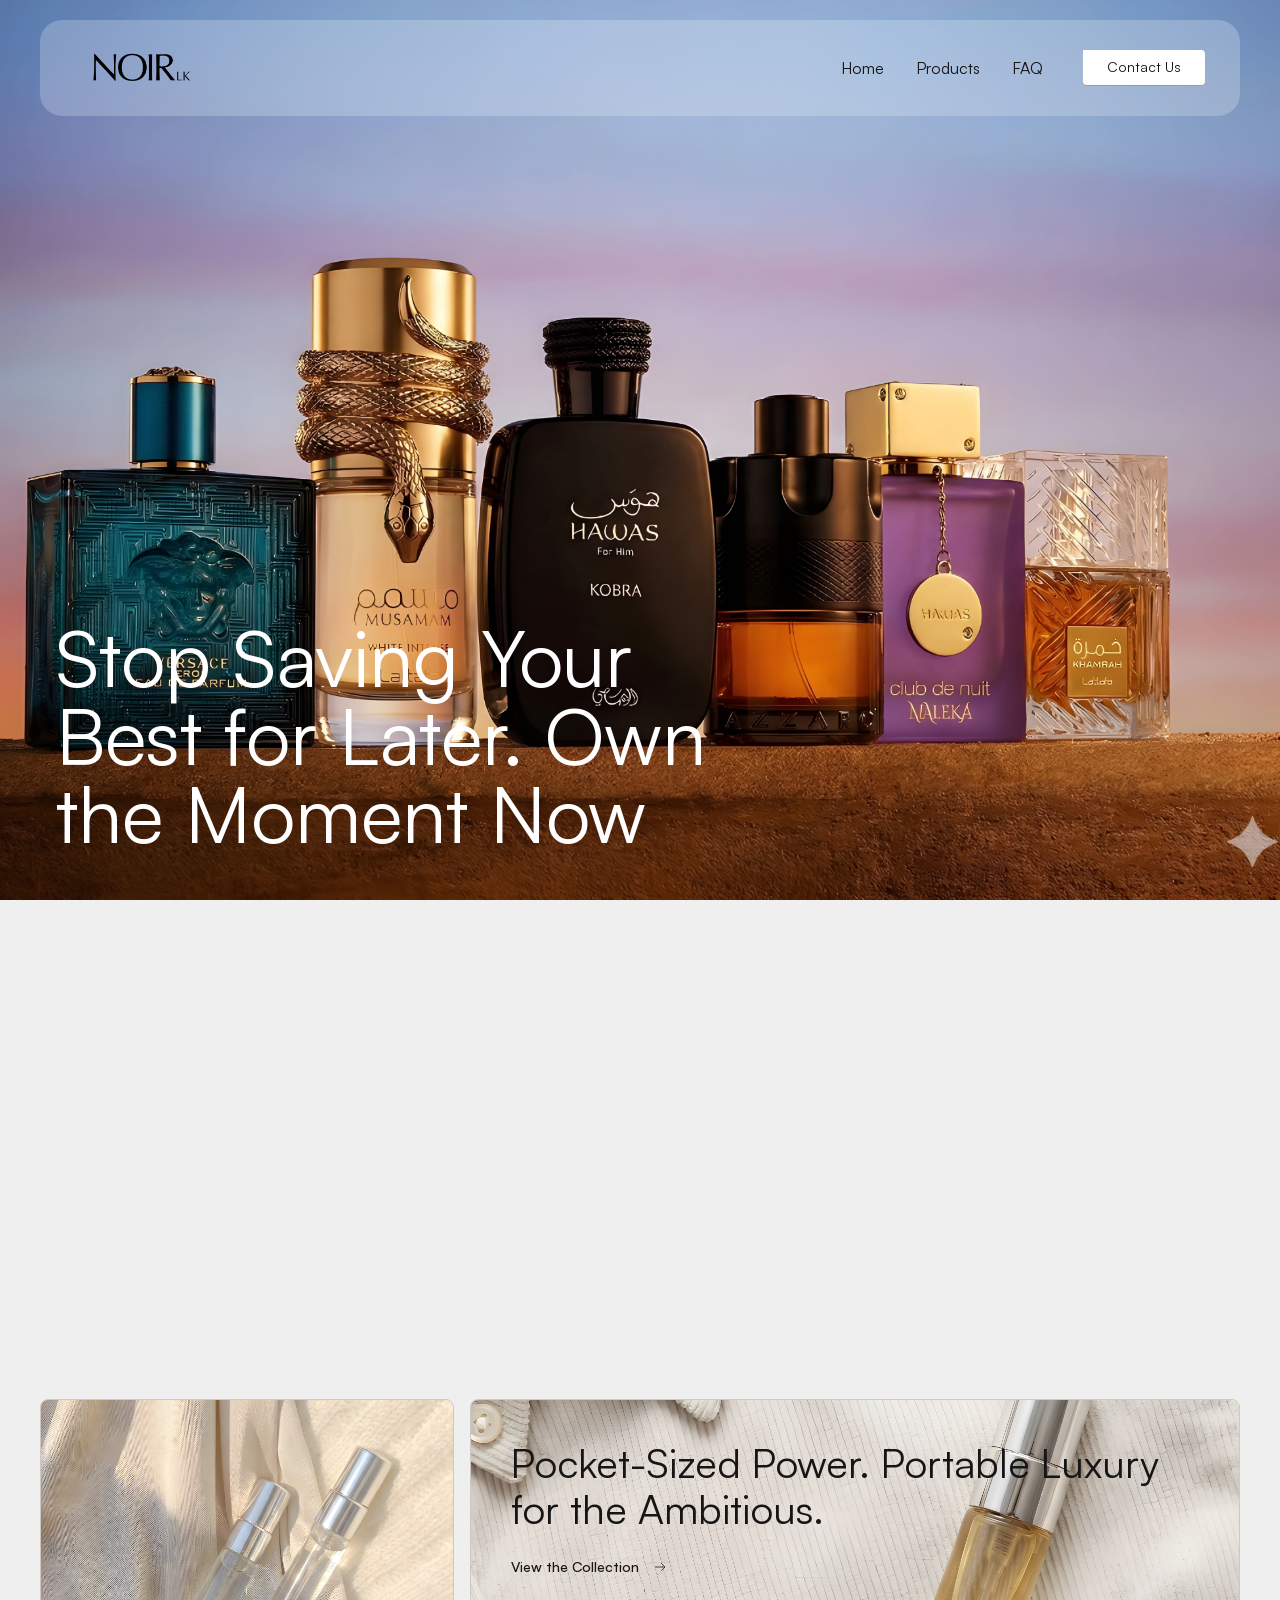
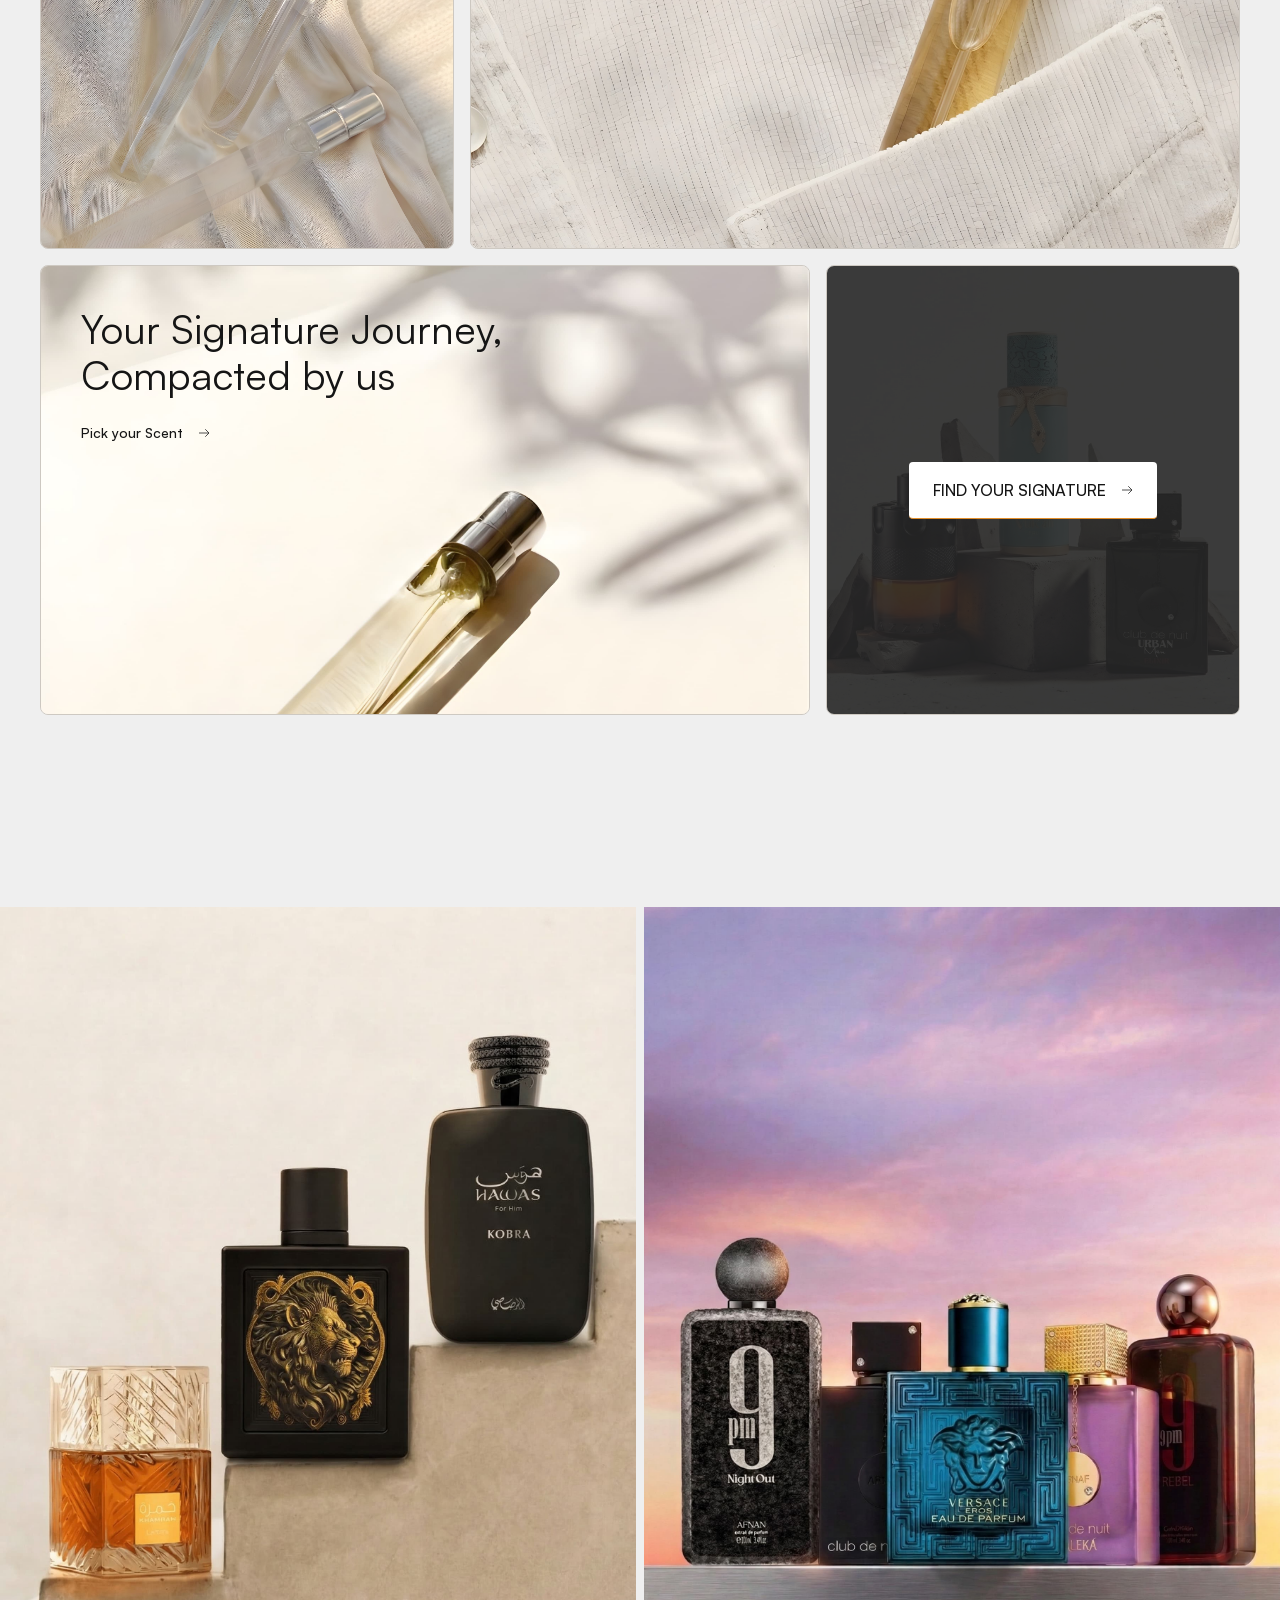
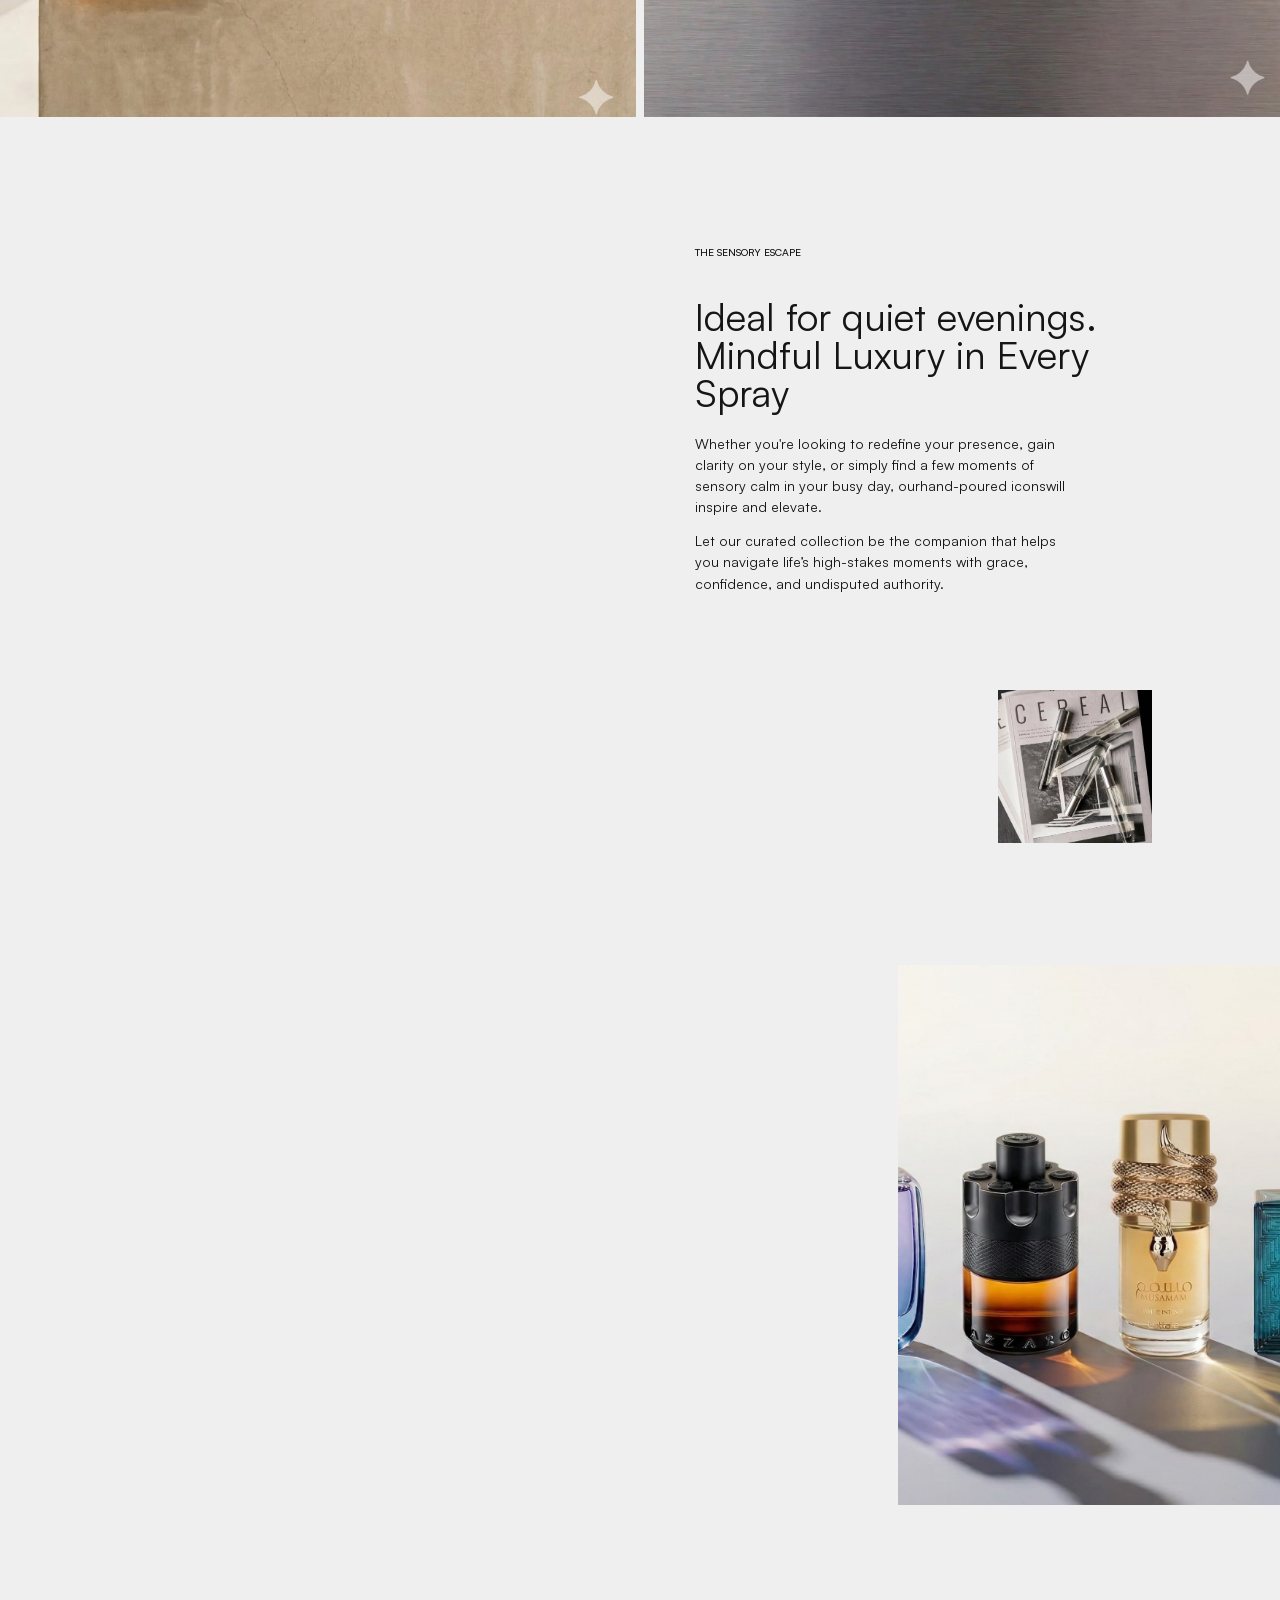
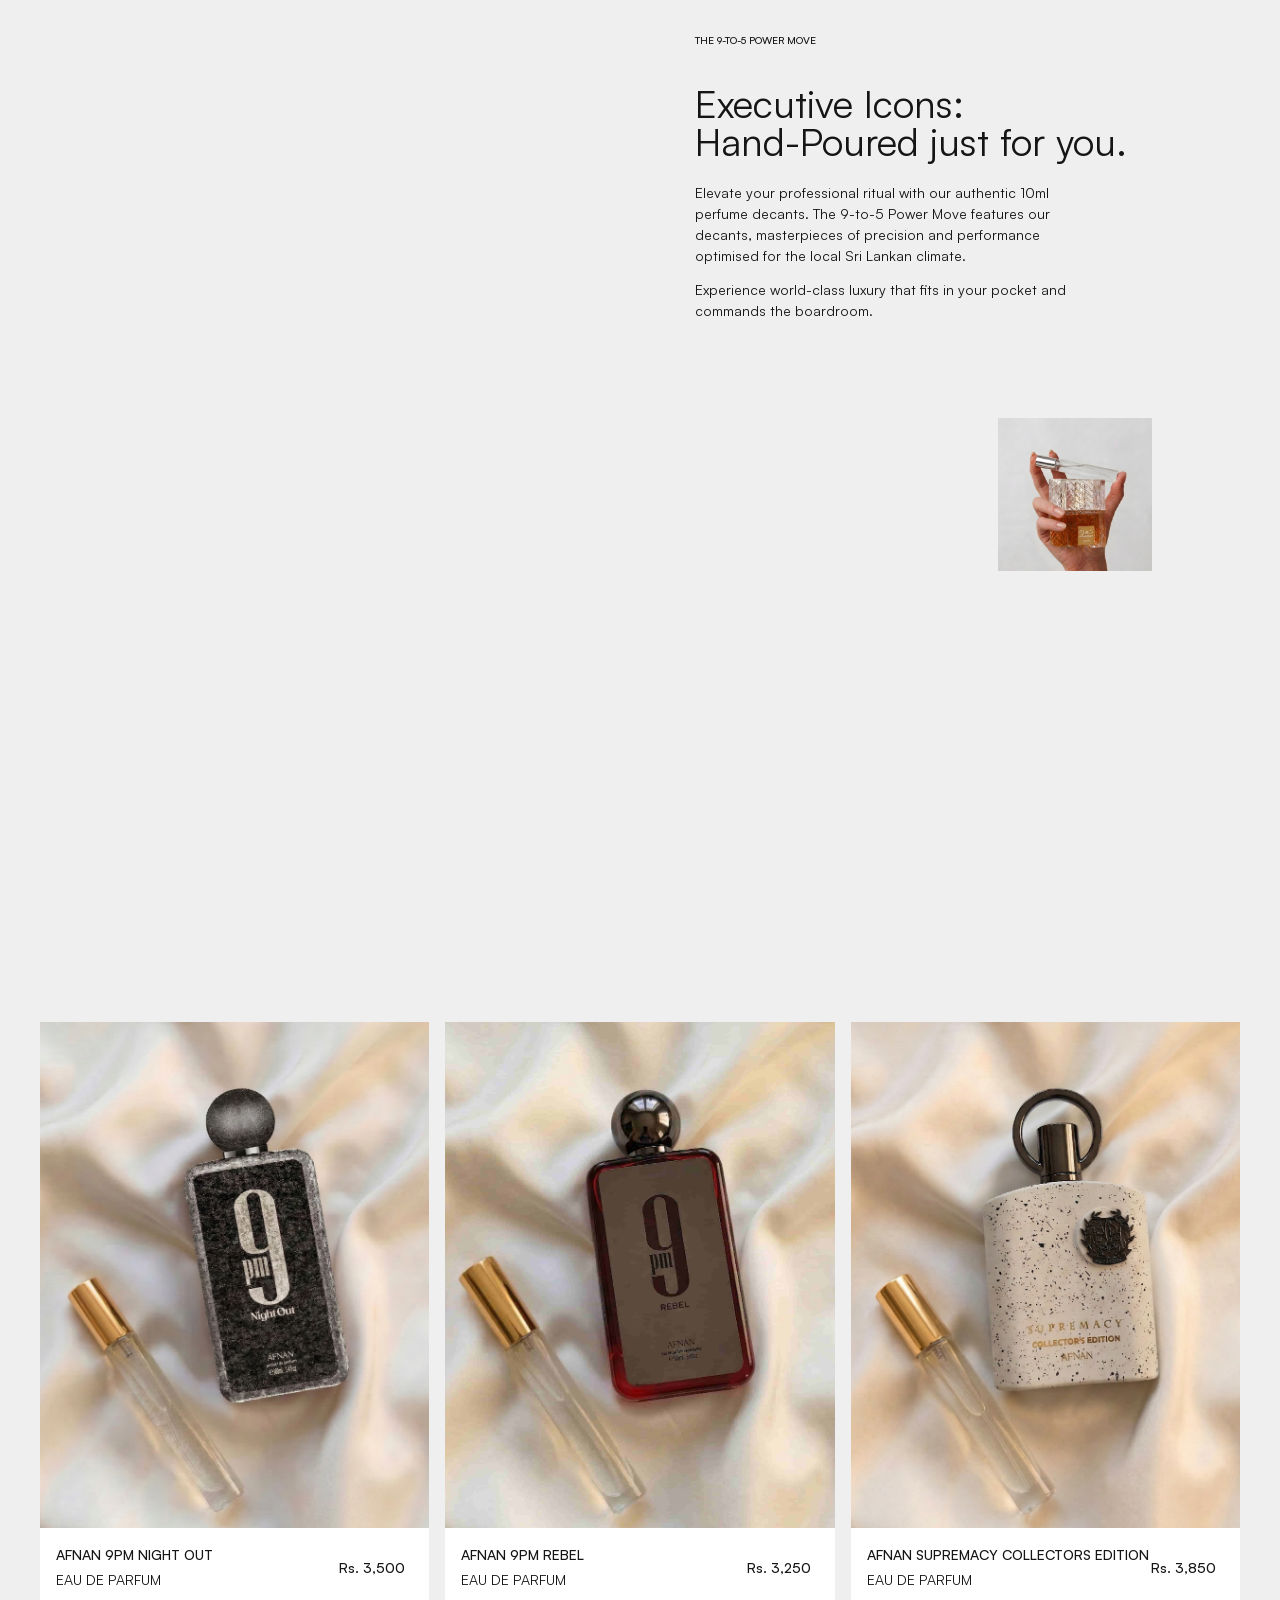
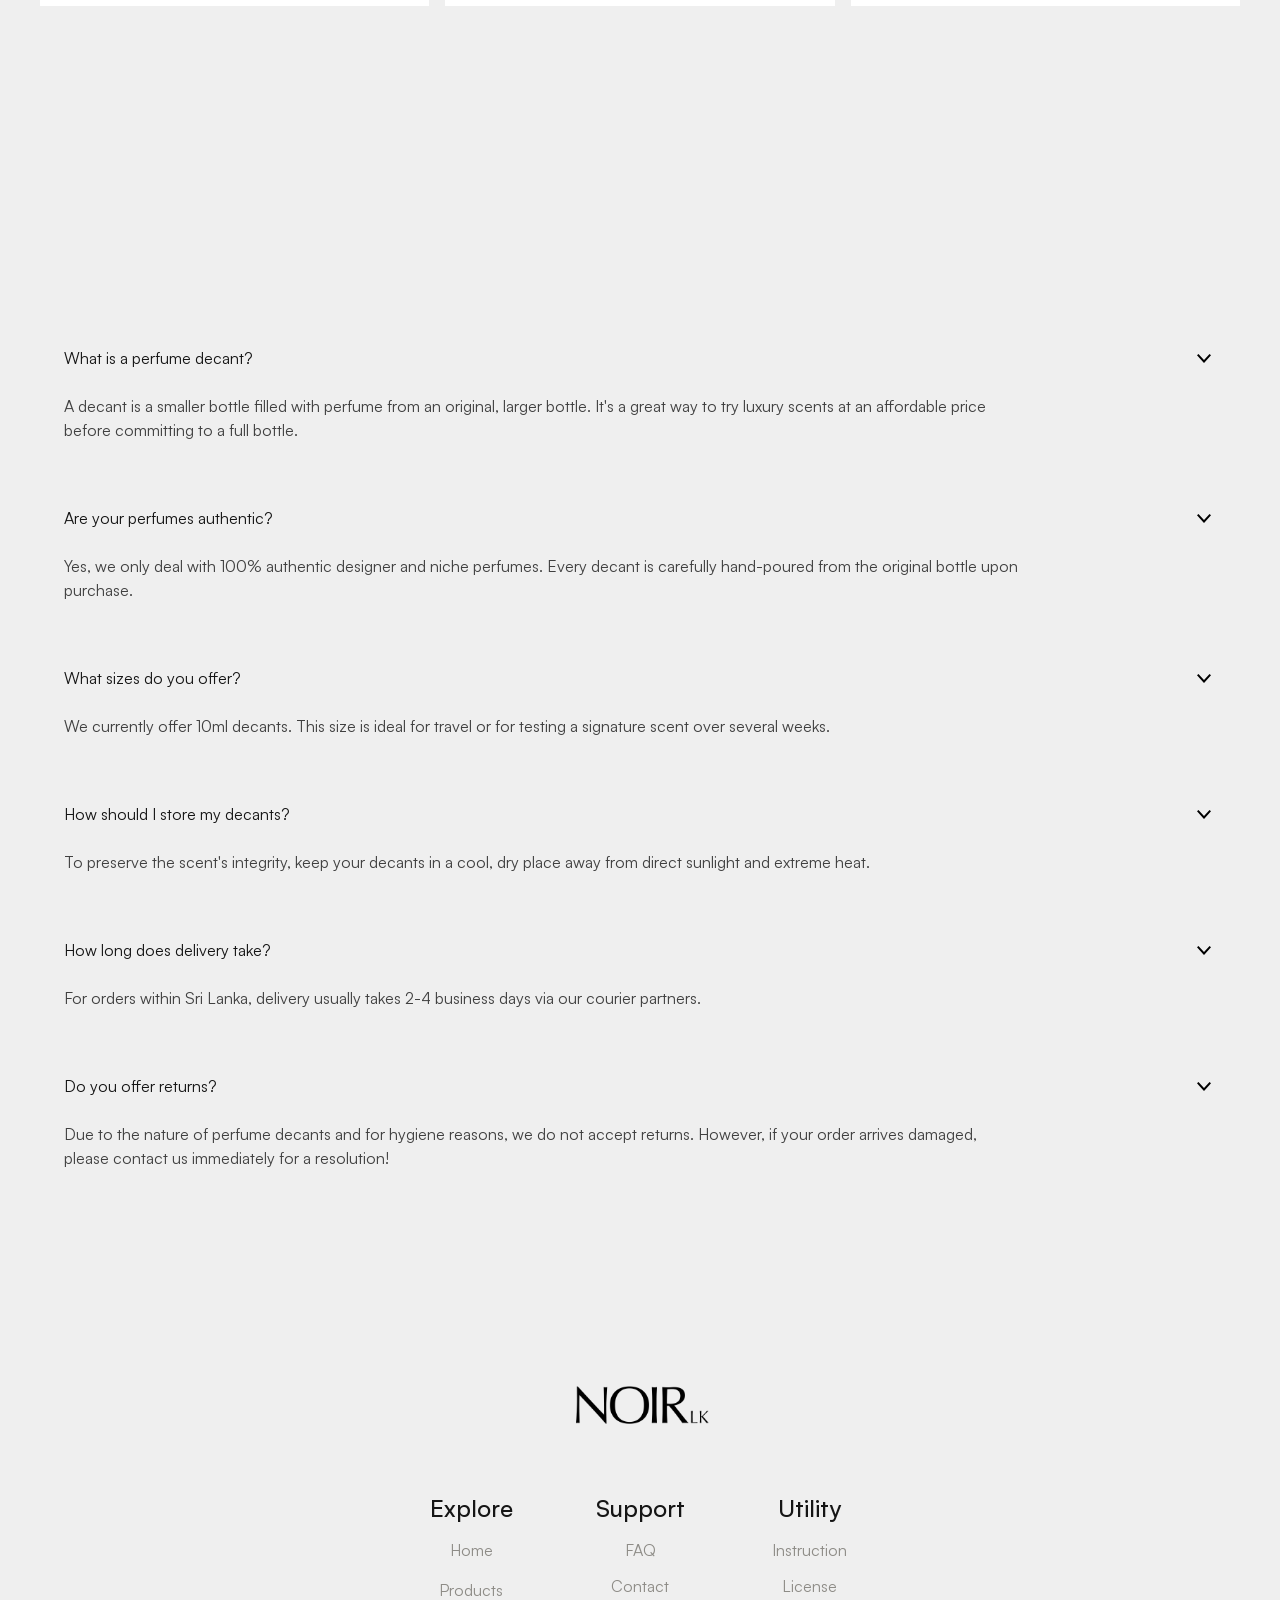
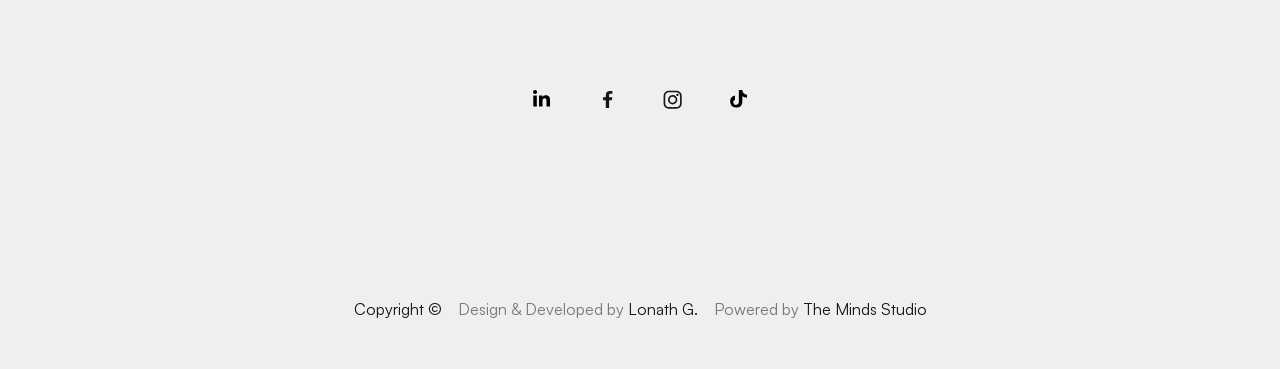
<file: index.html>
<!DOCTYPE html>
<!--  This site was created in Webflow. https://webflow.com  --><!--  Last Published: Mon Mar 09 2026 17:05:46 GMT+0000 (Coordinated Universal Time)  -->
<html data-wf-page="69ae79fd73e4f31b45a3f7bb" data-wf-site="69ae79fa73e4f31b45a3f753" lang="en">

<head>
  <meta charset="utf-8">
  <title>Noir Perfume SL | Original Perfume Decants Sri Lanka</title>
  <meta
    content="Buy 100% original perfume decants in Sri Lanka. Shop luxury & niche fragrance samples from Dior, Versace, Lattafa and more. Fast delivery in Colombo & islandwide."
    name="description">
  <meta content="Noir Perfume SL | Original Perfume Decants Sri Lanka" property="og:title">
  <meta
    content="Buy 100% original perfume decants in Sri Lanka. Shop luxury & niche fragrance samples from Dior, Versace, Lattafa and more. Fast delivery in Colombo & islandwide."
    property="og:description">
  <meta content="images/Noir_logo.png" property="og:image">
  <meta content="Noir Perfume SL | Original Perfume Decants Sri Lanka" property="twitter:title">
  <meta
    content="Buy 100% original perfume decants in Sri Lanka. Shop luxury & niche fragrance samples from Dior, Versace, Lattafa and more. Fast delivery in Colombo & islandwide."
    property="twitter:description">
  <meta content="images/Noir_logo.png" property="twitter:image">
  <meta property="og:type" content="website">
  <meta content="summary_large_image" name="twitter:card">
  <meta content="width=device-width, initial-scale=1" name="viewport">
  <meta content="Webflow" name="generator">
  <link href="css/normalize.css" rel="stylesheet" type="text/css">
  <link href="css/webflow.css" rel="stylesheet" type="text/css">
  <link href="css/noir-ultra-awesome-site.webflow.css" rel="stylesheet" type="text/css">
  <script
    type="text/javascript">!function (o, c) { var n = c.documentElement, t = " w-mod-"; n.className += t + "js", ("ontouchstart" in o || o.DocumentTouch && c instanceof DocumentTouch) && (n.className += t + "touch") }(window, document);</script>
  <link href="images/favicon.jpg" rel="shortcut icon" type="image/x-icon">
  <link href="images/webclip.jpg" rel="apple-touch-icon">
</head>

<body>
  <div data-animation="default" data-collapse="medium" data-duration="400" data-easing="ease" data-easing2="ease"
    role="banner" class="navbar w-nav">
    <div class="padding-global">
      <div data-w-id="f9581d51-d09d-0761-a4c6-2b5106d5820a" class="container w-container">
        <div class="navbar-component">
          <a href="index.html" data-w-id="f9581d51-d09d-0761-a4c6-2b5106d5820c" aria-current="page"
            class="brand w-nav-brand w--current"><img sizes="(max-width: 767px) 98vw, (max-width: 991px) 728px, 940px"
              height="Auto" alt="" src="images/Noir_logo.png" loading="lazy"
              srcset="images/Noir_logo.png 500w, images/Noir_logo.png 1000w" class="logo-navbar"></a>
          <div class="right-navbar-content">
            <div class="nav-menu-wrap">
              <div class="menu-button w-nav-button">
                <div class="menu-icon w-icon-nav-menu"></div>
              </div>
            </div>
            <nav role="navigation" class="nav-menu w-nav-menu">
              <a href="index.html" aria-current="page" class="nav-link w-inline-block w--current">
                <div>Home</div>
              </a>
              <a href="products.html" class="nav-link w-inline-block">
                <div>Products</div>
              </a>
              <a href="faq.html" class="nav-link w-inline-block">
                <div>FAQ</div>
              </a>
              <div class="button-border">
                <a href="contact.html" class="button-navbar margin-left w-inline-block">
                  <div class="text-size-small">Contact Us</div>
                </a>
              </div>
            </nav>
          </div>
        </div>
      </div>
    </div>
    <div class="overlay-navbar"></div>
  </div>
  <section>
    <div class="hero-wrapper">
      <div class="hero-heading">
        <a href="products.html"
          style="-webkit-transform:translate3d(0, 10vh, 0) scale3d(1, 1, 1) rotateX(0) rotateY(0) rotateZ(0) skew(0, 0);-moz-transform:translate3d(0, 10vh, 0) scale3d(1, 1, 1) rotateX(0) rotateY(0) rotateZ(0) skew(0, 0);-ms-transform:translate3d(0, 10vh, 0) scale3d(1, 1, 1) rotateX(0) rotateY(0) rotateZ(0) skew(0, 0);transform:translate3d(0, 10vh, 0) scale3d(1, 1, 1) rotateX(0) rotateY(0) rotateZ(0) skew(0, 0);opacity:0"
          class="read-more-tag w-inline-block">
          <div class="text-size-small text-weight-bold">More Products</div>
          <div class="vertical-line-tag"></div>
          <div class="read-more-button">
            <div class="opacity-50">
              <div class="text-size-small text-weight-bold">See more</div>
            </div><img loading="lazy" src="images/Arrow.svg" alt="Arrow" class="arrow">
          </div>
        </a>
        <div class="heading-3 text-weight-light">Stop Saving Your Best for Later. Own the Moment Now</div>
      </div>
      <a href="#bento"
        style="-webkit-transform:translate3d(0, 0, 0) scale3d(1.2, 1.2, 1) rotateX(0) rotateY(0) rotateZ(0) skew(0, 0);-moz-transform:translate3d(0, 0, 0) scale3d(1.2, 1.2, 1) rotateX(0) rotateY(0) rotateZ(0) skew(0, 0);-ms-transform:translate3d(0, 0, 0) scale3d(1.2, 1.2, 1) rotateX(0) rotateY(0) rotateZ(0) skew(0, 0);transform:translate3d(0, 0, 0) scale3d(1.2, 1.2, 1) rotateX(0) rotateY(0) rotateZ(0) skew(0, 0);opacity:0"
        class="button-hero w-inline-block">
        <div class="button-image"><img loading="lazy" src="images/CIRCLE.svg" alt="Circle BG"></div>
        <div
          style="-webkit-transform:translate3d(0, 0, 0) scale3d(1, 1, 1) rotateX(0) rotateY(0) rotateZ(0deg) skew(0, 0);-moz-transform:translate3d(0, 0, 0) scale3d(1, 1, 1) rotateX(0) rotateY(0) rotateZ(0deg) skew(0, 0);-ms-transform:translate3d(0, 0, 0) scale3d(1, 1, 1) rotateX(0) rotateY(0) rotateZ(0deg) skew(0, 0);transform:translate3d(0, 0, 0) scale3d(1, 1, 1) rotateX(0) rotateY(0) rotateZ(0deg) skew(0, 0)"
          class="circular-text"><img loading="lazy" src="images/Circular-Text.svg" alt="Circle Text"></div>
        <div class="button-arrow">
          <div class="hero-arrow-wrapper"><img loading="lazy" src="images/Button-Arrow.svg" alt="Arrow"
              class="arrow"><img loading="lazy" src="images/Button-Arrow.svg" alt="Arrow" class="arrow"></div>
        </div>
      </a>
      <div class="hero-grid">
        <a id="w-node-_42e8932e-6c04-a7d4-f0c1-b4cf70a9f10b-45a3f7bb"
          style="opacity:0;-webkit-transform:translate3d(0, 0, 0) scale3d(3, 3, 1) rotateX(0) rotateY(0) rotateZ(0) skew(0, 0);-moz-transform:translate3d(0, 0, 0) scale3d(3, 3, 1) rotateX(0) rotateY(0) rotateZ(0) skew(0, 0);-ms-transform:translate3d(0, 0, 0) scale3d(3, 3, 1) rotateX(0) rotateY(0) rotateZ(0) skew(0, 0);transform:translate3d(0, 0, 0) scale3d(3, 3, 1) rotateX(0) rotateY(0) rotateZ(0) skew(0, 0)"
          href="products.html" class="hover-relative w-inline-block">
          <div class="circle-hover">
            <div class="circle-hero"></div>
          </div>
          <div class="hero-hover">
            <div class="hover-content">
              <div class="text-weight-medium">Hawas Kobra</div>
              <div>LKR 2,550</div>
            </div>
            <div class="arrow-hero"><img src="images/Diagonal-Arrow.svg" loading="lazy" alt="Arrow"
                class="arrow second"><img src="images/Diagonal-Arrow.svg" loading="lazy" alt="Arrow" class="arrow">
            </div>
          </div>
        </a>
        <a id="w-node-_05ee98da-4121-a380-22a3-c2cb54993546-45a3f7bb"
          style="opacity:0;-webkit-transform:translate3d(0, 0, 0) scale3d(3, 3, 1) rotateX(0) rotateY(0) rotateZ(0) skew(0, 0);-moz-transform:translate3d(0, 0, 0) scale3d(3, 3, 1) rotateX(0) rotateY(0) rotateZ(0) skew(0, 0);-ms-transform:translate3d(0, 0, 0) scale3d(3, 3, 1) rotateX(0) rotateY(0) rotateZ(0) skew(0, 0);transform:translate3d(0, 0, 0) scale3d(3, 3, 1) rotateX(0) rotateY(0) rotateZ(0) skew(0, 0)"
          href="products.html" class="hover-relative w-inline-block">
          <div class="circle-hover">
            <div class="circle-hero"></div>
          </div>
          <div class="hero-hover">
            <div class="hover-content">
              <div class="text-weight-medium">Versace Eros</div>
              <div>LKR 5,050</div>
            </div>
            <div class="arrow-hero"><img src="images/Diagonal-Arrow.svg" loading="lazy" alt="Arrow"
                class="arrow second"><img src="images/Diagonal-Arrow.svg" loading="lazy" alt="Arrow" class="arrow">
            </div>
          </div>
        </a>
        <a id="w-node-_860854ef-810e-d68b-1cce-be04898f4ed5-45a3f7bb"
          style="opacity:0;-webkit-transform:translate3d(0, 0, 0) scale3d(3, 3, 1) rotateX(0) rotateY(0) rotateZ(0) skew(0, 0);-moz-transform:translate3d(0, 0, 0) scale3d(3, 3, 1) rotateX(0) rotateY(0) rotateZ(0) skew(0, 0);-ms-transform:translate3d(0, 0, 0) scale3d(3, 3, 1) rotateX(0) rotateY(0) rotateZ(0) skew(0, 0);transform:translate3d(0, 0, 0) scale3d(3, 3, 1) rotateX(0) rotateY(0) rotateZ(0) skew(0, 0)"
          href="products.html" class="hover-relative w-inline-block">
          <div class="circle-hover">
            <div class="circle-hero"></div>
          </div>
          <div class="hero-hover">
            <div class="hover-content">
              <div class="text-weight-medium">Musamam White Intense</div>
              <div>LKR 2,850</div>
            </div>
            <div class="arrow-hero"><img src="images/Diagonal-Arrow.svg" loading="lazy" alt="Arrow"
                class="arrow second"><img src="images/Diagonal-Arrow.svg" loading="lazy" alt="Arrow" class="arrow">
            </div>
          </div>
        </a>
        <a id="w-node-ef7e6b0d-be93-adff-4060-9d901676e40c-45a3f7bb"
          style="opacity:0;-webkit-transform:translate3d(0, 0, 0) scale3d(3, 3, 1) rotateX(0) rotateY(0) rotateZ(0) skew(0, 0);-moz-transform:translate3d(0, 0, 0) scale3d(3, 3, 1) rotateX(0) rotateY(0) rotateZ(0) skew(0, 0);-ms-transform:translate3d(0, 0, 0) scale3d(3, 3, 1) rotateX(0) rotateY(0) rotateZ(0) skew(0, 0);transform:translate3d(0, 0, 0) scale3d(3, 3, 1) rotateX(0) rotateY(0) rotateZ(0) skew(0, 0)"
          href="products.html" class="hover-relative w-inline-block">
          <div class="circle-hover">
            <div class="circle-hero"></div>
          </div>
          <div class="hero-hover">
            <div class="hover-content">
              <div class="text-weight-medium">Azzaro MW Parfum</div>
              <div>LKR 4,850</div>
            </div>
            <div class="arrow-hero"><img src="images/Diagonal-Arrow.svg" loading="lazy" alt="Arrow"
                class="arrow second"><img src="images/Diagonal-Arrow.svg" loading="lazy" alt="Arrow" class="arrow">
            </div>
          </div>
        </a>
        <a id="w-node-e5f29151-518e-2cc5-830b-93494d1384d7-45a3f7bb"
          style="opacity:0;-webkit-transform:translate3d(0, 0, 0) scale3d(3, 3, 1) rotateX(0) rotateY(0) rotateZ(0) skew(0, 0);-moz-transform:translate3d(0, 0, 0) scale3d(3, 3, 1) rotateX(0) rotateY(0) rotateZ(0) skew(0, 0);-ms-transform:translate3d(0, 0, 0) scale3d(3, 3, 1) rotateX(0) rotateY(0) rotateZ(0) skew(0, 0);transform:translate3d(0, 0, 0) scale3d(3, 3, 1) rotateX(0) rotateY(0) rotateZ(0) skew(0, 0)"
          href="products.html" class="hover-relative w-inline-block">
          <div class="circle-hover">
            <div class="circle-hero"></div>
          </div>
          <div class="hero-hover">
            <div class="hover-content">
              <div class="text-weight-medium">club de nuit maleka</div>
              <div>LKR 2,750</div>
            </div>
            <div class="arrow-hero"><img src="images/Diagonal-Arrow.svg" loading="lazy" alt="Arrow"
                class="arrow second"><img src="images/Diagonal-Arrow.svg" loading="lazy" alt="Arrow" class="arrow">
            </div>
          </div>
        </a>
        <a id="w-node-_017e8081-75d8-24cb-ae60-e4c7ae005f3d-45a3f7bb"
          style="opacity:0;-webkit-transform:translate3d(0, 0, 0) scale3d(3, 3, 1) rotateX(0) rotateY(0) rotateZ(0) skew(0, 0);-moz-transform:translate3d(0, 0, 0) scale3d(3, 3, 1) rotateX(0) rotateY(0) rotateZ(0) skew(0, 0);-ms-transform:translate3d(0, 0, 0) scale3d(3, 3, 1) rotateX(0) rotateY(0) rotateZ(0) skew(0, 0);transform:translate3d(0, 0, 0) scale3d(3, 3, 1) rotateX(0) rotateY(0) rotateZ(0) skew(0, 0)"
          href="products.html" class="hover-relative w-inline-block">
          <div class="circle-hover">
            <div id="w-node-_203a4c75-b6ce-a7bf-7324-1a3494ceebd8-45a3f7bb" class="circle-hero"></div>
          </div>
          <div id="w-node-_0e9d5a4f-ceea-1a55-6491-4fcbdf0f3bbf-45a3f7bb" class="hero-hover">
            <div class="hover-content">
              <div class="text-weight-medium">Lattafa Khamrah</div>
              <div>LKR 2,250</div>
            </div>
            <div class="arrow-hero"><img src="images/Diagonal-Arrow.svg" loading="lazy" alt="Arrow"
                class="arrow second"><img src="images/Diagonal-Arrow.svg" loading="lazy" alt="Arrow" class="arrow">
            </div>
          </div>
        </a>
      </div>
      <div class="overlay-mobile"></div>
      <div class="hero-background"><img src="images/Hero_Image.jpg" loading="lazy"
          sizes="(max-width: 4096px) 100vw, 4096px"
          srcset="images/Hero_Image.jpg 500w, images/Hero_Image.jpg 800w, images/Hero_Image.jpg 1080w, images/Hero_Image.jpg 1600w, images/Hero_Image.jpg 2000w, images/Hero_Image.jpg 2600w, images/Hero_Image.jpg 3200w, images/Hero_Image.jpg 4096w"
          alt=""></div>
    </div>
  </section>
  <section>
    <div class="padding-global">
      <div class="w-layout-blockcontainer container w-container">
        <div id="bento" class="bento-wrapper">
          <div class="bento-header">
            <div data-w-id="6bd37292-5282-e855-ba53-dbeb6480588b" style="opacity:0" class="tag-marquee">
              <div
                style="-webkit-transform:translate3d(0%, 0, 0) scale3d(1, 1, 1) rotateX(0) rotateY(0) rotateZ(0) skew(0, 0);-moz-transform:translate3d(0%, 0, 0) scale3d(1, 1, 1) rotateX(0) rotateY(0) rotateZ(0) skew(0, 0);-ms-transform:translate3d(0%, 0, 0) scale3d(1, 1, 1) rotateX(0) rotateY(0) rotateZ(0) skew(0, 0);transform:translate3d(0%, 0, 0) scale3d(1, 1, 1) rotateX(0) rotateY(0) rotateZ(0) skew(0, 0)"
                class="tag">
                <div class="elipse"></div>
                <div class="text-size-small caps">Modern Essentials</div>
              </div>
              <div
                style="-webkit-transform:translate3d(0%, 0, 0) scale3d(1, 1, 1) rotateX(0) rotateY(0) rotateZ(0) skew(0, 0);-moz-transform:translate3d(0%, 0, 0) scale3d(1, 1, 1) rotateX(0) rotateY(0) rotateZ(0) skew(0, 0);-ms-transform:translate3d(0%, 0, 0) scale3d(1, 1, 1) rotateX(0) rotateY(0) rotateZ(0) skew(0, 0);transform:translate3d(0%, 0, 0) scale3d(1, 1, 1) rotateX(0) rotateY(0) rotateZ(0) skew(0, 0)"
                class="tag">
                <div class="elipse"></div>
                <div class="text-size-small caps">Curated for You</div>
              </div>
            </div>
            <div data-w-id="2f423519-54a1-f6cf-f436-adda19db444f" style="opacity:0" class="heading-component">
              <div class="max-width-80ch">
                <div class="heading-4">Beyond the Essentials. Discover Your Signature Aura</div>
              </div>
              <div class="max-width-45ch">
                <div>From a portable power move for your next meeting to a bold niche fragrance for your afterhours,
                  explore a curated library of world-class scents designed to travel with you</div>
              </div>
            </div>
          </div>
          <div class="bento-component">
            <div class="bento-row">
              <div class="card-small"><img src="images/Image_22.jpg" loading="lazy" alt="" class="image"></div>
              <a href="products.html" class="card-big w-inline-block">
                <div class="card-big-content">
                  <div class="max-width-60ch">
                    <div class="heading-6">Pocket-Sized Power. Portable Luxury for the Ambitious.</div>
                  </div>
                  <div class="secondary-button">
                    <div class="text-size-small text-weight-medium">View the Collection</div>
                    <div class="arrow-wrapper"><img src="images/Arrow.svg" loading="lazy" alt="Arrow"></div>
                  </div>
                </div>
                <div class="card-image"><img src="images/Image_24.jpg" loading="lazy"
                    sizes="(max-width: 767px) 100vw, (max-width: 991px) 728px, 940px"
                    srcset="images/Image_24.jpg 500w, images/Image_24.jpg 800w, images/Image_24.jpg 1080w, images/Image_24.jpg 1600w, images/Image_24.jpg 2000w, images/Image_24.jpg 3068w"
                    alt="" class="image"></div>
              </a>
            </div>
            <div class="bento-row">
              <a href="products.html" class="card-big w-inline-block">
                <div class="card-big-content">
                  <div class="max-width-40ch">
                    <div class="heading-6">Your Signature Journey, Compacted by us</div>
                  </div>
                  <div class="secondary-button">
                    <div class="text-size-small text-weight-medium">Pick your Scent</div>
                    <div class="arrow-wrapper"><img src="images/Arrow.svg" loading="lazy" alt="Arrow"></div>
                  </div>
                </div>
                <div class="card-image"><img src="images/Image_25.jpg" loading="lazy"
                    sizes="(max-width: 767px) 100vw, (max-width: 991px) 728px, 940px"
                    srcset="images/Image_25.jpg 500w, images/Image_25.jpg 800w, images/Image_25.jpg 1080w, images/Image_25.jpg 1600w, images/Image_25.jpg 2728w"
                    alt="" class="image"></div>
              </a>
              <div class="card-small">
                <div class="relative">
                  <a href="products.html" class="primary-button w-inline-block">
                    <div class="text-weight-medium caps">Find your signature</div>
                    <div class="arrow-wrapper"><img src="images/Arrow.svg" loading="lazy" alt="Arrow"></div>
                  </a>
                </div>
                <div class="card-overlay"></div>
                <div class="card-image"><img src="images/Image_23.jpg" loading="lazy"
                    sizes="(max-width: 767px) 100vw, (max-width: 991px) 728px, 940px"
                    srcset="images/Image_23.jpg 500w, images/Image_23.jpg 800w, images/Image_23.jpg 1080w, images/Image_23.jpg 1600w, images/Image_23.jpg 2000w, images/Image_23.jpg 2754w"
                    alt="" class="image"></div>
              </div>
            </div>
          </div>
        </div>
      </div>
    </div>
  </section>
  <section>
    <div class="sticky-wrapper">
      <div class="sticky-component"><img src="images/Image_16.jpg" loading="lazy"
          sizes="(max-width: 1792px) 100vw, 1792px"
          srcset="images/Image_16.jpg 500w, images/Image_16.jpg 800w, images/Image_16.jpg 1080w, images/Image_16.jpg 1792w"
          alt=""></div>
      <div class="sticky-content">
        <div class="sticky-big-image"><img src="images/Image_17.jpg" loading="lazy"
            sizes="(max-width: 1848px) 100vw, 1848px"
            srcset="images/Image_17.jpg 500w, images/Image_17.jpg 800w, images/Image_17.jpg 1080w, images/Image_17.jpg 1848w"
            alt=""></div>
        <div class="sticky-text">
          <div class="text-weight-medium caps regular-vw-small">The Sensory Escape</div>
          <div class="content max-width-34vw">
            <div class="heading-vw">Ideal for quiet evenings. Mindful Luxury in Every Spray</div>
            <div class="sticky-paragraph">
              <div class="regular-vw">Whether you&#x27;re looking to redefine your presence, gain clarity on your style,
                or simply find a few moments of sensory calm in your busy day, ourhand-poured iconswill inspire and
                elevate. </div>
              <div class="regular-vw">Let our curated collection be the companion that helps you navigate life’s
                high-stakes moments with grace, confidence, and undisputed authority.</div>
            </div>
          </div>
        </div>
        <div class="sticky-small-image"><img src="images/Image_10.jpg" loading="lazy"
            sizes="(max-width: 1684px) 100vw, 1684px"
            srcset="images/Image_10.jpg 500w, images/Image_10.jpg 800w, images/Image_10.jpg 1080w, images/Image_10.jpg 1684w"
            alt="" class="image-parallax"></div>
        <div data-w-id="d6eb4b71-80eb-f603-35f2-731c895e4ef6" class="sticky-medium-image"><img src="images/Image_11.jpg"
            loading="lazy" sizes="(max-width: 2752px) 100vw, 2752px"
            srcset="images/Image_11.jpg 500w, images/Image_11.jpg 800w, images/Image_11.jpg 1080w, images/Image_11.jpg 1600w, images/Image_11.jpg 2000w, images/Image_11.jpg 2752w"
            alt="" class="image-parallax"></div>
        <div class="sticky-text">
          <div class="text-weight-medium caps regular-vw-small">THE 9-TO-5 POWER MOVE</div>
          <div class="content">
            <div class="heading-vw">Executive Icons: <br>Hand-Poured just for you.</div>
            <div class="sticky-paragraph">
              <div class="regular-vw">Elevate your professional ritual with our authentic 10ml perfume decants. The
                9-to-5 Power Move features our decants, masterpieces of precision and performance optimised for the
                local Sri Lankan climate. </div>
              <div class="regular-vw">Experience world-class luxury that fits in your pocket and commands the boardroom.
              </div>
            </div>
          </div>
        </div>
        <div class="sticky-small-image"><img src="images/Image_12.jpg" loading="lazy"
            sizes="(max-width: 4000px) 100vw, 4000px"
            srcset="images/Image_12.jpg 500w, images/Image_12.jpg 800w, images/Image_12.jpg 1080w, images/Image_12.jpg 1600w, images/Image_12.jpg 2000w, images/Image_12.jpg 2600w, images/Image_12.jpg 4000w"
            alt="" class="image-parallax"></div>
      </div>
    </div>
  </section>
  <section>
    <div class="padding-global">
      <div class="w-layout-blockcontainer container medium w-container">
        <div class="products-wrapper">
          <div data-w-id="b549090b-fb57-780a-009d-ed71c2b6c8c2" style="opacity:0" class="products-header">
            <div class="products-heading">
              <div class="flex-horizontal">
                <div class="icon-wrapper"><img src="images/Cross.svg" loading="lazy" alt="Icon"></div>
                <div class="text-size-large text-weight-medium caps">Curated Decants</div>
              </div>
              <div class="opacity-60">
                <div>All collection</div>
              </div>
            </div>
            <div class="button-wrapper">
              <a href="products.html" class="black-button w-inline-block">
                <div class="text-weight-medium caps">Find your signature</div>
              </a>
            </div>
          </div>
          <div class="products-card-wrapper">
            <div class="products-cards">
              <!-- Product 1 -->
              <div>
                <a href="detail_products.html?id=1&name=Afnan%209PM%20Night%20Out&price=Rs.%203,500&image=images/Products%202/Afnan%209PM%20Night%20Out.jpg&desc=Experience%20the%20captivating%20allure%20of%20this%20exclusive%20decant."
                  class="product-link w-inline-block">
                  <div class="product-card-image"><img src="images/Products 2/Afnan 9PM Night Out.jpg" loading="lazy"
                      style="transform:translate3d(0, 0, 0) scale3d(1.09, 1.09, 1) rotateX(0) rotateY(0) rotateZ(0) skew(0, 0)"
                      alt="Afnan 9PM Night Out" class="image">
                    <div class="mask-frame"></div>
                  </div>
                  <div class="product-card-info">
                    <div class="info">
                      <div class="text-size-small text-weight-medium caps">Afnan 9PM Night Out</div>
                      <div class="text-size-small caps">Eau de Parfum</div>
                    </div>
                    <div class="text-size-small text-weight-medium">Rs. 3,500</div>
                  </div>
                </a>
              </div>
              <!-- Product 2 -->
              <div>
                <a href="detail_products.html?id=2&name=Afnan%209PM%20Rebel&price=Rs.%203,250&image=images/Products%202/Afnan%209PM%20Rebel.jpg&desc=Experience%20the%20captivating%20allure%20of%20this%20exclusive%20decant."
                  class="product-link w-inline-block">
                  <div class="product-card-image"><img src="images/Products 2/Afnan 9PM Rebel.jpg" loading="lazy"
                      style="transform:translate3d(0, 0, 0) scale3d(1.09, 1.09, 1) rotateX(0) rotateY(0) rotateZ(0) skew(0, 0)"
                      alt="Afnan 9PM Rebel" class="image">
                    <div class="mask-frame"></div>
                  </div>
                  <div class="product-card-info">
                    <div class="info">
                      <div class="text-size-small text-weight-medium caps">Afnan 9PM Rebel</div>
                      <div class="text-size-small caps">Eau de Parfum</div>
                    </div>
                    <div class="text-size-small text-weight-medium">Rs. 3,250</div>
                  </div>
                </a>
              </div>
              <!-- Product 3 -->
              <div>
                <a href="detail_products.html?id=3&name=Afnan%20Supremacy%20Collectors%20Edition&price=Rs.%203,850&image=images/Products%202/Afnan%20Supremacy%20Collectors%20Edition.jpg&desc=Experience%20the%20captivating%20allure%20of%20this%20exclusive%20decant."
                  class="product-link w-inline-block">
                  <div class="product-card-image"><img src="images/Products 2/Afnan Supremacy Collectors Edition.jpg"
                      loading="lazy"
                      style="transform:translate3d(0, 0, 0) scale3d(1.09, 1.09, 1) rotateX(0) rotateY(0) rotateZ(0) skew(0, 0)"
                      alt="Afnan Supremacy Collectors Edition" class="image">
                    <div class="mask-frame"></div>
                  </div>
                  <div class="product-card-info">
                    <div class="info">
                      <div class="text-size-small text-weight-medium caps">Afnan Supremacy Collectors Edition</div>
                      <div class="text-size-small caps">Eau de Parfum</div>
                    </div>
                    <div class="text-size-small text-weight-medium">Rs. 3,850</div>
                  </div>
                </a>
              </div>
            </div>
          </div>
        </div>
      </div>
    </div>
  </section>
  <section>
    <div class="padding-global">
      <div class="w-layout-blockcontainer container small w-container">
        <div class="faq-wrapper">
          <div data-w-id="91f2a621-a900-bda0-4e4b-f4d51b12c4ae" style="opacity:0" class="faq-heading">
            <div class="heading-5">Frequently asked questions</div>
          </div>
          <div class="faq-component">
            <div class="faq-list">
              <div class="faq-hover">
                <div class="faq-item">
                  <div class="faq-top">
                    <div class="faq-title-wrapper">
                      <div>What is a perfume decant?</div>
                    </div>
                    <div class="faq-action-wrapper"><img loading="lazy" src="images/FAQ-Arrow.svg" alt="Arrow"
                        class="arrow"></div>
                  </div>
                  <div class="faq-bottom">
                    <div class="faq-bottom-content">
                      <p>A decant is a smaller bottle filled with perfume from an original, larger bottle. It's a great
                        way to try luxury scents at an affordable price before committing to a full bottle.</p>
                    </div>
                  </div>
                </div>
              </div>
              <div class="faq-hover">
                <div class="faq-item">
                  <div class="faq-top">
                    <div class="faq-title-wrapper">
                      <div>Are your perfumes authentic?</div>
                    </div>
                    <div class="faq-action-wrapper"><img loading="lazy" src="images/FAQ-Arrow.svg" alt="Arrow"
                        class="arrow"></div>
                  </div>
                  <div class="faq-bottom">
                    <div class="faq-bottom-content">
                      <p>Yes, we only deal with 100% authentic designer and niche perfumes. Every decant is carefully
                        hand-poured from the original bottle upon purchase.</p>
                    </div>
                  </div>
                </div>
              </div>
              <div class="faq-hover">
                <div class="faq-item">
                  <div class="faq-top">
                    <div class="faq-title-wrapper">
                      <div>What sizes do you offer?</div>
                    </div>
                    <div class="faq-action-wrapper"><img loading="lazy" src="images/FAQ-Arrow.svg" alt="Arrow"
                        class="arrow"></div>
                  </div>
                  <div class="faq-bottom">
                    <div class="faq-bottom-content">
                      <p>We currently offer 10ml decants. This size is ideal for travel or for testing a signature scent
                        over several weeks.</p>
                    </div>
                  </div>
                </div>
              </div>
              <div class="faq-hover">
                <div class="faq-item">
                  <div class="faq-top">
                    <div class="faq-title-wrapper">
                      <div>How should I store my decants?</div>
                    </div>
                    <div class="faq-action-wrapper"><img loading="lazy" src="images/FAQ-Arrow.svg" alt="Arrow"
                        class="arrow"></div>
                  </div>
                  <div class="faq-bottom">
                    <div class="faq-bottom-content">
                      <p>To preserve the scent's integrity, keep your decants in a cool, dry place away from direct
                        sunlight and extreme heat.</p>
                    </div>
                  </div>
                </div>
              </div>
              <div class="faq-hover">
                <div class="faq-item">
                  <div class="faq-top">
                    <div class="faq-title-wrapper">
                      <div>How long does delivery take?</div>
                    </div>
                    <div class="faq-action-wrapper"><img loading="lazy" src="images/FAQ-Arrow.svg" alt="Arrow"
                        class="arrow"></div>
                  </div>
                  <div class="faq-bottom">
                    <div class="faq-bottom-content">
                      <p>For orders within Sri Lanka, delivery usually takes 2-4 business days via our courier partners.
                      </p>
                    </div>
                  </div>
                </div>
              </div>
              <div class="faq-hover">
                <div class="faq-item">
                  <div class="faq-top">
                    <div class="faq-title-wrapper">
                      <div>Do you offer returns?</div>
                    </div>
                    <div class="faq-action-wrapper"><img loading="lazy" src="images/FAQ-Arrow.svg" alt="Arrow"
                        class="arrow"></div>
                  </div>
                  <div class="faq-bottom">
                    <div class="faq-bottom-content">
                      <p>Due to the nature of perfume decants and for hygiene reasons, we do not accept returns.
                        However, if your order arrives damaged, please contact us immediately for a resolution!</p>
                    </div>
                  </div>
                </div>
              </div>
            </div>
          </div>
        </div>
      </div>
    </div>
  </section>
  <section>
    <div class="padding-global">
      <div class="w-layout-blockcontainer container w-container">
        <div class="footer-component">
          <div data-w-id="840cf11d-6f08-20b7-2ae0-7b73f27382ee" class="footer-heading"><img loading="lazy"
              src="images/Noir_logo.png" alt="Logo" class="logo-footer"></div>
          <div data-w-id="840cf11d-6f08-20b7-2ae0-7b73f27382f0" class="w-layout-grid footer-grid">
            <div class="footer-grid-wrap">
              <div class="footer-text-size text-weight-medium">Explore</div>
              <div class="footer-links-wrapper">
                <a href="index.html" aria-current="page" class="footer-link w--current">Home</a>
                <a href="products.html" class="footer-link">Products</a>
              </div>
            </div>
            <div class="footer-grid-wrap">
              <div class="footer-text-size text-weight-medium">Support</div>
              <a href="faq.html" class="footer-link">FAQ</a>
              <a href="contact.html" class="footer-link">Contact</a>
            </div>

            <div class="footer-grid-wrap">
              <div class="footer-text-size text-weight-medium">Utility</div>
              <a href="other/instruction.html" class="footer-link">Instruction</a>
              <a href="#" class="footer-link">License</a>
            </div>
          </div>
          <div data-w-id="840cf11d-6f08-20b7-2ae0-7b73f2738313" class="footer-social-wrapper">
            <a href="#" class="footer-social w-inline-block"><img
                loading="lazy" src="images/logo-linkedin.svg" alt="Logo" class="icon-embed"></a>
            <a href="#" class="footer-social w-inline-block"><img loading="lazy"
                src="images/logo-fb-simple-2.svg" alt="Logo" class="icon-embed"></a>
            <a href="#" class="footer-social w-inline-block"><img
                loading="lazy" src="images/logo-instagram-1.svg" alt="Logo" class="icon-embed"></a>
            <a href="#" class="footer-social w-inline-block"><img loading="lazy"
                src="images/logo-tiktok.svg" alt="Logo" class="icon-embed"></a>
          </div>
          <div data-w-id="840cf11d-6f08-20b7-2ae0-7b73f273831c" class="footer-links-wrapper">
            <div class="credits-wrapper">
              <p>Copyright ©</p>
              <a href="#" target="_blank" class="credits w-inline-block">
                <p class="paragraph">Design &amp; Developed by <span class="text-color-black">Lonath G.</span></p>
              </a>
              <a href="#" target="_blank" class="credits w-inline-block">
                <p class="paragraph">Powered by <span class="text-color-black">The Minds Studio</span></p>
              </a>
            </div>
          </div>
        </div>
      </div>
    </div>
  </section>
  <script src="https://d3e54v103j8qbb.cloudfront.net/js/jquery-3.5.1.min.dc5e7f18c8.js?site=69ae79fa73e4f31b45a3f753"
    type="text/javascript" integrity="sha256-9/aliU8dGd2tb6OSsuzixeV4y/faTqgFtohetphbbj0="
    crossorigin="anonymous"></script>
  <script src="js/webflow.js" type="text/javascript"></script>
</body>

</html>
</file>
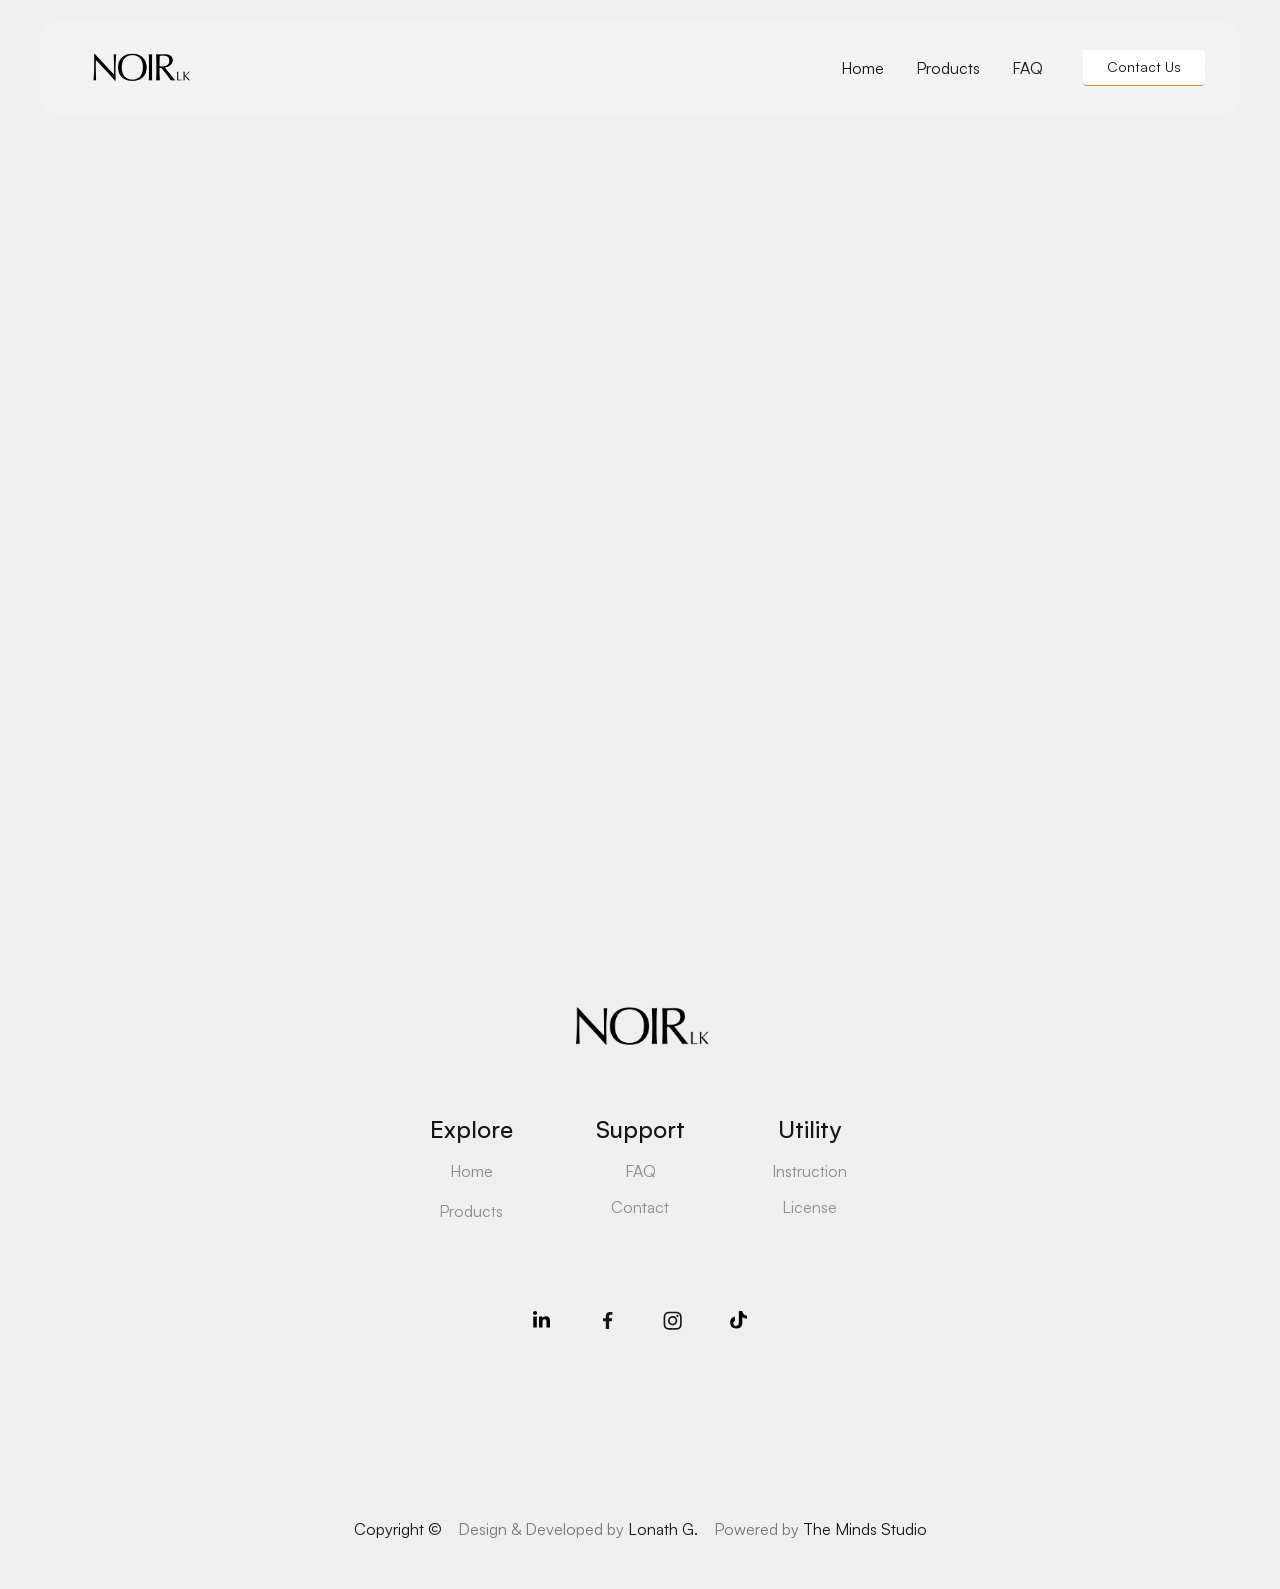
<file: contact.html>
<!DOCTYPE html>
<!--  This site was created in Webflow. https://webflow.com  --><!--  Last Published: Mon Mar 09 2026 17:05:46 GMT+0000 (Coordinated Universal Time)  -->
<html data-wf-page="69ae79fd73e4f31b45a3f7c8" data-wf-site="69ae79fa73e4f31b45a3f753" lang="en">

<head>
  <meta charset="utf-8">
  <title>Contact Us | Noir Perfume Decants Sri Lanka</title>
  <meta
    content="Get in touch with Noir Perfume for inquiries about our authentic fragrance decants. We offer islandwide delivery in Sri Lanka."
    name="description">
  <meta content="Contact Us | Noir Perfume Decants Sri Lanka" property="og:title">
  <meta
    content="Get in touch with Noir Perfume for inquiries about our authentic fragrance decants. We offer islandwide delivery in Sri Lanka."
    property="og:description">
  <meta content="images/Noir_logo.png" property="og:image">
  <meta content="Contact Us | Noir Perfume Decants Sri Lanka" property="twitter:title">
  <meta
    content="Get in touch with Noir Perfume for inquiries about our authentic fragrance decants. We offer islandwide delivery in Sri Lanka."
    property="twitter:description">
  <meta content="images/Noir_logo.png" property="twitter:image">
  <meta property="og:type" content="website">
  <meta content="summary_large_image" name="twitter:card">
  <meta content="width=device-width, initial-scale=1" name="viewport">
  <meta content="Webflow" name="generator">
  <link href="css/normalize.css" rel="stylesheet" type="text/css">
  <link href="css/webflow.css" rel="stylesheet" type="text/css">
  <link href="css/noir-ultra-awesome-site.webflow.css" rel="stylesheet" type="text/css">
  <script
    type="text/javascript">!function (o, c) { var n = c.documentElement, t = " w-mod-"; n.className += t + "js", ("ontouchstart" in o || o.DocumentTouch && c instanceof DocumentTouch) && (n.className += t + "touch") }(window, document);</script>
  <link href="images/favicon.jpg" rel="shortcut icon" type="image/x-icon">
  <link href="images/webclip.jpg" rel="apple-touch-icon">
</head>

<body>
  <div data-animation="default" data-collapse="medium" data-duration="400" data-easing="ease" data-easing2="ease"
    role="banner" class="navbar w-nav">
    <div class="padding-global">
      <div data-w-id="f9581d51-d09d-0761-a4c6-2b5106d5820a" class="container w-container">
        <div class="navbar-component">
          <a href="index.html" data-w-id="f9581d51-d09d-0761-a4c6-2b5106d5820c" class="brand w-nav-brand"><img
              sizes="(max-width: 767px) 98vw, (max-width: 991px) 728px, 940px" height="Auto" alt=""
              src="images/Noir_logo.png" loading="lazy" srcset="images/Noir_logo.png 500w, images/Noir_logo.png 1000w"
              class="logo-navbar"></a>
          <div class="right-navbar-content">
            <div class="nav-menu-wrap">
              <div class="menu-button w-nav-button">
                <div class="menu-icon w-icon-nav-menu"></div>
              </div>
            </div>
            <nav role="navigation" class="nav-menu w-nav-menu">
              <a href="index.html" class="nav-link w-inline-block">
                <div>Home</div>
              </a>
              <a href="products.html" class="nav-link w-inline-block">
                <div>Products</div>
              </a>
              <a href="faq.html" class="nav-link w-inline-block">
                <div>FAQ</div>
              </a>
              <div class="button-border">
                <a href="contact.html" aria-current="page" class="button-navbar margin-left w-inline-block w--current">
                  <div class="text-size-small">Contact Us</div>
                </a>
              </div>
            </nav>
          </div>
        </div>
      </div>
    </div>
    <div class="overlay-navbar"></div>
  </div>
  <section>
    <div class="padding-global">
      <div class="w-layout-blockcontainer container small w-container">
        <div class="contact-wrapper">
          <div class="hero-component">
            <div data-w-id="c00620c6-d1fd-d318-c2ad-334f18eed9a7" style="opacity:0" class="max-width-60ch-2">
              <div class="heading-2">Have questions or need support?</div>
            </div>
          </div>
          <div data-w-id="c00620c6-d1fd-d318-c2ad-334f18eed9aa" style="opacity:0" class="form-wrapper w-form">
            <form id="whatsapp-form" name="email-form" data-name="Email Form" class="form"
              data-wf-page-id="69ae79fd73e4f31b45a3f7c8" data-wf-element-id="c00620c6-d1fd-d318-c2ad-334f18eed9ab">
              <div class="form-content">
                <div class="name-wrapper-contact"><label for="Name" class="text-size-medium-vw">Name</label><input
                    class="text-field-contact w-input" maxlength="256" name="Name" data-name="Name"
                    placeholder="Enter your name" type="text" id="Name" required=""></div>
                <div class="name-wrapper-contact"><label for="Enter-Your-Email"
                    class="text-size-medium-vw">E-mail</label><input class="text-field-contact w-input" maxlength="256"
                    name="Enter-Your-Email" data-name="Enter Your Email" placeholder="Enter your e-mail" type="email"
                    id="Enter-Your-Email" required=""></div><label for="Text-Field"
                  class="text-size-medium-vw">Message</label><textarea id="Text-Field" name="Text-Field"
                  maxlength="5000" data-name="Text Field" placeholder="Your message..."
                  class="text-field-contact w-input" required=""></textarea>
              </div>
              <div class="contact-button align-center">
                <div class="relative">
                  <div class="primary-button"><input type="submit" data-wait="Please wait..."
                      class="submit-button w-button" value="Submit">
                    <div class="text-weight-medium caps">Contact us</div>
                  </div>
                </div>
              </div>
            </form>
            <script>
              document.getElementById('whatsapp-form').addEventListener('submit', function (e) {
                e.preventDefault();

                var name = document.getElementById('Name').value;
                var email = document.getElementById('Enter-Your-Email').value;
                var message = document.getElementById('Text-Field').value;

                var whatsappMessage = "Name: " + name + "%0AEmail: " + email + "%0AMessage: " + message;
                var whatsappUrl = "https://wa.me/94779607209?text=" + whatsappMessage;

                window.open(whatsappUrl, '_blank');
              });
            </script>
            <div class="success-message w-form-done" style="display: none;">
              <div class="text-size-contact">Thank you! Your submission has been received!</div>
            </div>
            <div class="error-message w-form-fail" style="display: none;">
              <div class="text-size-medium-contact">Oops! Something went wrong while submitting the form.</div>
            </div>
          </div>
        </div>
      </div>
    </div>
  </section>
  <section>
    <div class="padding-global">
      <div class="w-layout-blockcontainer container w-container">
        <div class="footer-component">
          <div data-w-id="840cf11d-6f08-20b7-2ae0-7b73f27382ee" class="footer-heading"><img loading="lazy"
              src="images/Noir_logo.png" alt="Logo" class="logo-footer"></div>
          <div data-w-id="840cf11d-6f08-20b7-2ae0-7b73f27382f0" class="w-layout-grid footer-grid">
            <div class="footer-grid-wrap">
              <div class="footer-text-size text-weight-medium">Explore</div>
              <div class="footer-links-wrapper">
                <a href="index.html" class="footer-link">Home</a>
                <a href="products.html" class="footer-link">Products</a>
              </div>
            </div>
            <div class="footer-grid-wrap">
              <div class="footer-text-size text-weight-medium">Support</div>
              <a href="faq.html" class="footer-link">FAQ</a>
              <a href="contact.html" aria-current="page" class="footer-link w--current">Contact</a>
            </div>
            <div class="footer-grid-wrap">
              <div class="footer-text-size text-weight-medium">Utility</div>
              <a href="other/instruction.html" class="footer-link">Instruction</a>
              <a href="other/license.html" class="footer-link">License</a>
            </div>
          </div>
          <div data-w-id="840cf11d-6f08-20b7-2ae0-7b73f2738313" class="footer-social-wrapper">
            <a href="#" class="footer-social w-inline-block"><img
                loading="lazy" src="images/logo-linkedin.svg" alt="Logo" class="icon-embed"></a>
            <a href="#" class="footer-social w-inline-block"><img loading="lazy"
                src="images/logo-fb-simple-2.svg" alt="Logo" class="icon-embed"></a>
            <a href="#" class="footer-social w-inline-block"><img
                loading="lazy" src="images/logo-instagram-1.svg" alt="Logo" class="icon-embed"></a>
            <a href="#" class="footer-social w-inline-block"><img loading="lazy"
                src="images/logo-tiktok.svg" alt="Logo" class="icon-embed"></a>
          </div>
          <div data-w-id="840cf11d-6f08-20b7-2ae0-7b73f273831c" class="footer-links-wrapper">
            <div class="credits-wrapper">
              <p>Copyright ©</p>
              <a href="#" target="_blank" class="credits w-inline-block">
                <p class="paragraph">Design &amp; Developed by <span class="text-color-black">Lonath G.</span></p>
              </a>
              <a href="#" target="_blank" class="credits w-inline-block">
                <p class="paragraph">Powered by <span class="text-color-black">The Minds Studio</span></p>
              </a>
            </div>
          </div>
        </div>
      </div>
    </div>
  </section>
  <script src="https://d3e54v103j8qbb.cloudfront.net/js/jquery-3.5.1.min.dc5e7f18c8.js?site=69ae79fa73e4f31b45a3f753"
    type="text/javascript" integrity="sha256-9/aliU8dGd2tb6OSsuzixeV4y/faTqgFtohetphbbj0="
    crossorigin="anonymous"></script>
  <script src="js/webflow.js" type="text/javascript"></script>
</body>

</html>
</file>
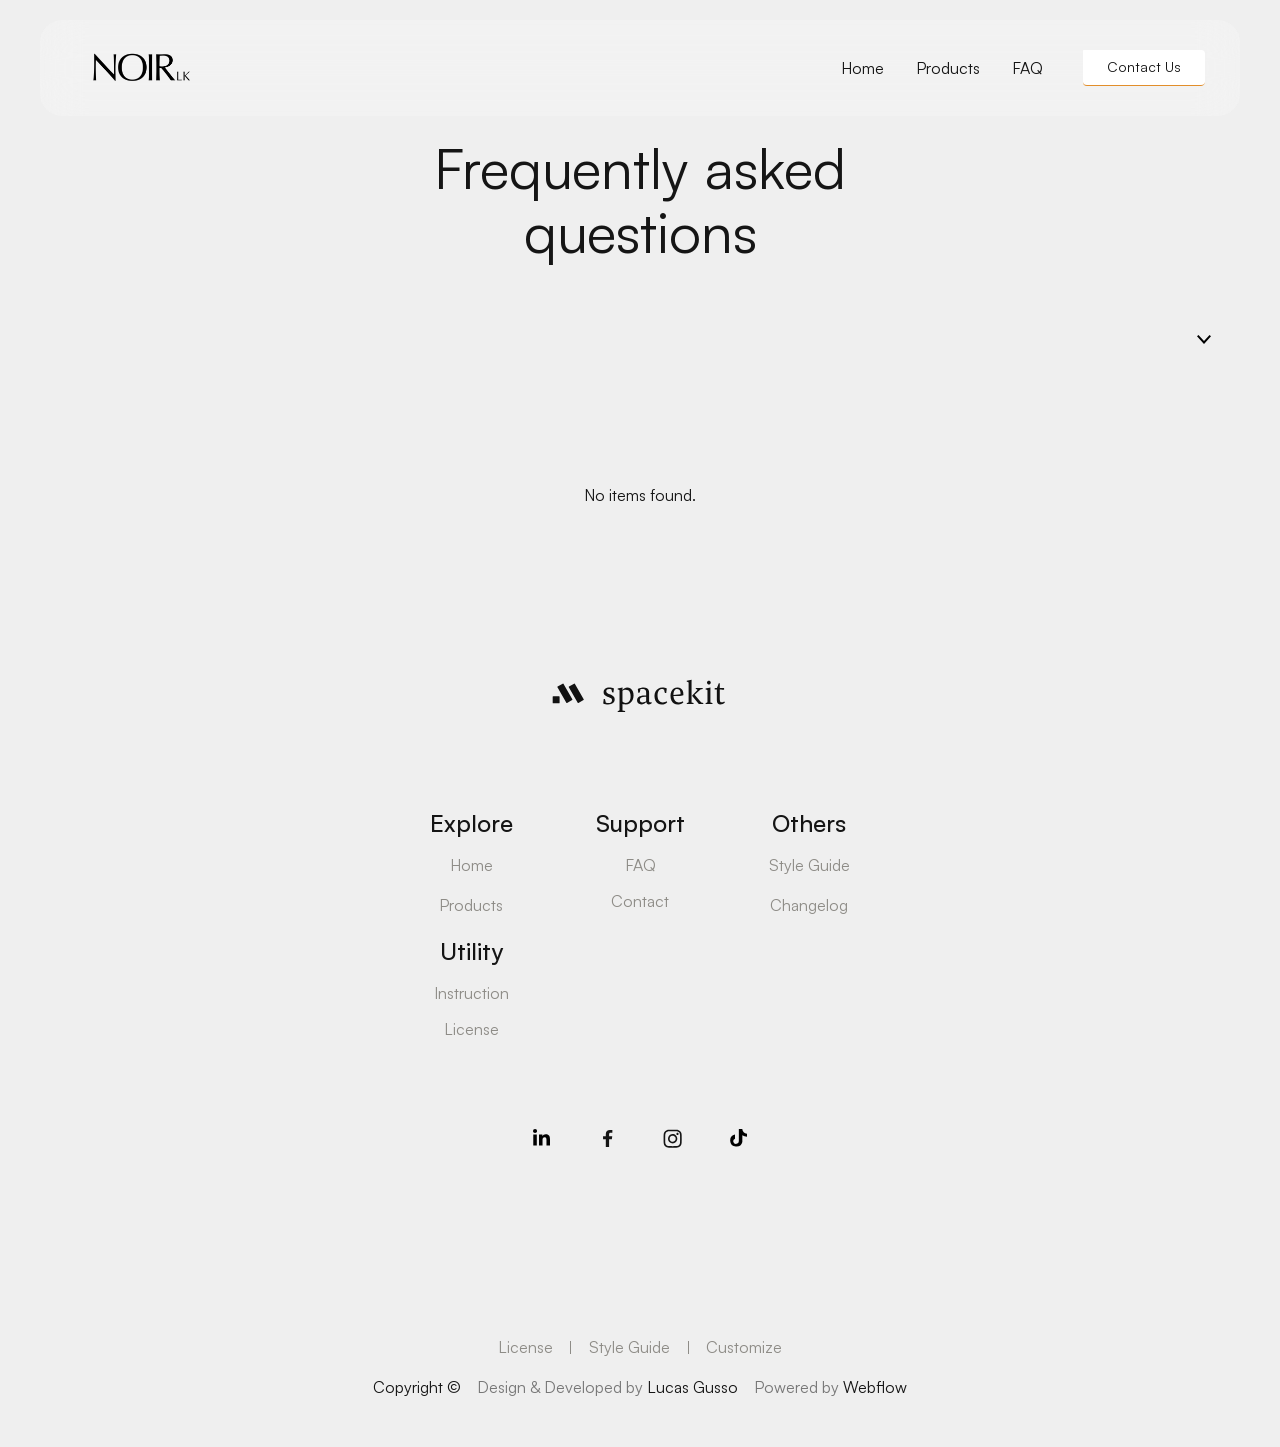
<file: detail_faq.html>
<!DOCTYPE html><!--  This site was created in Webflow. https://webflow.com  --><!--  Last Published: Mon Mar 09 2026 17:05:46 GMT+0000 (Coordinated Universal Time)  -->
<html data-wf-page="69ae79fd73e4f31b45a3f7c5" data-wf-site="69ae79fa73e4f31b45a3f753" lang="en">
<head>
  <meta charset="utf-8">
  <title>Space Kit - Webflow HTML website template</title>
  <meta content="Elevate Your Business with Space Kit - A Free Webflow Template. Featuring CMS functionality and sleek animations, Entropy offers customizable layouts across 12 pages. Build your digital presence with ease and engage customers in style." name="description">
  <meta content="Space Kit - Webflow HTML website template" property="og:title">
  <meta content="Elevate Your Business with Space Kit - A Free Webflow Template. Featuring CMS functionality and sleek animations, Entropy offers customizable layouts across 12 pages. Build your digital presence with ease and engage customers in style." property="og:description">
  <meta content="Space Kit - Webflow HTML website template" property="twitter:title">
  <meta content="Elevate Your Business with Space Kit - A Free Webflow Template. Featuring CMS functionality and sleek animations, Entropy offers customizable layouts across 12 pages. Build your digital presence with ease and engage customers in style." property="twitter:description">
  <meta property="og:type" content="website">
  <meta content="summary_large_image" name="twitter:card">
  <meta content="width=device-width, initial-scale=1" name="viewport">
  <meta content="Webflow" name="generator">
  <link href="css/normalize.css" rel="stylesheet" type="text/css">
  <link href="css/webflow.css" rel="stylesheet" type="text/css">
  <link href="css/noir-ultra-awesome-site.webflow.css" rel="stylesheet" type="text/css">
  <script type="text/javascript">!function(o,c){var n=c.documentElement,t=" w-mod-";n.className+=t+"js",("ontouchstart"in o||o.DocumentTouch&&c instanceof DocumentTouch)&&(n.className+=t+"touch")}(window,document);</script>
  <link href="images/favicon.jpg" rel="shortcut icon" type="image/x-icon">
  <link href="images/webclip.jpg" rel="apple-touch-icon">
</head>
<body>
  <div data-animation="default" data-collapse="medium" data-duration="400" data-easing="ease" data-easing2="ease" role="banner" class="navbar w-nav">
    <div class="padding-global">
      <div data-w-id="f9581d51-d09d-0761-a4c6-2b5106d5820a" class="container w-container">
        <div class="navbar-component">
          <a href="index.html" data-w-id="f9581d51-d09d-0761-a4c6-2b5106d5820c" class="brand w-nav-brand"><img sizes="(max-width: 767px) 98vw, (max-width: 991px) 728px, 940px" height="Auto" alt="" src="images/Noir_logo.png" loading="lazy" srcset="images/Noir_logo.png 500w, images/Noir_logo.png 1000w" class="logo-navbar"></a>
          <div class="right-navbar-content">
            <div class="nav-menu-wrap">
              <div class="menu-button w-nav-button">
                <div class="menu-icon w-icon-nav-menu"></div>
              </div>
            </div>
            <nav role="navigation" class="nav-menu w-nav-menu">
              <a href="index.html" class="nav-link w-inline-block">
                <div>Home</div>
              </a>
              <a href="products.html" class="nav-link w-inline-block">
                <div>Products</div>
              </a>
              <a href="faq.html" class="nav-link w-inline-block">
                <div>FAQ</div>
              </a>
              <div class="button-border">
                <a href="contact.html" class="button-navbar margin-left w-inline-block">
                  <div class="text-size-small">Contact Us</div>
                </a>
              </div>
            </nav>
          </div>
        </div>
      </div>
    </div>
    <div class="overlay-navbar"></div>
  </div>
  <section>
    <div class="padding-global">
      <div class="w-layout-blockcontainer container small w-container">
        <div class="faq-wrapper">
          <div class="faq-heading">
            <div class="heading-5">Frequently asked questions</div>
          </div>
          <div class="faq-component w-dyn-list">
            <div role="list" class="faq-list w-dyn-items">
              <div role="listitem" class="faq-hover w-dyn-item">
                <div class="faq-item">
                  <div class="faq-top">
                    <div class="faq-title-wrapper">
                      <div class="w-dyn-bind-empty"></div>
                    </div>
                    <div class="faq-action-wrapper"><img loading="lazy" src="images/FAQ-Arrow.svg" alt="Arrow" class="arrow"></div>
                  </div>
                  <div class="faq-bottom">
                    <div class="faq-bottom-content">
                      <p id="w-node-_27cdc4ca-a824-91eb-49eb-ab35f8054e02-45a3f7c5" class="w-dyn-bind-empty"></p>
                    </div>
                  </div>
                </div>
              </div>
            </div>
            <div class="empty-state w-dyn-empty">
              <div>No items found.</div>
            </div>
          </div>
        </div>
      </div>
    </div>
  </section>
  <section>
    <div class="padding-global">
      <div class="w-layout-blockcontainer container w-container">
        <div class="footer-component">
          <div data-w-id="840cf11d-6f08-20b7-2ae0-7b73f27382ee" class="footer-heading"><img loading="lazy" src="images/Logo-Spacekit.svg" alt="Logo" class="logo-footer"></div>
          <div data-w-id="840cf11d-6f08-20b7-2ae0-7b73f27382f0" class="w-layout-grid footer-grid">
            <div class="footer-grid-wrap">
              <div class="footer-text-size text-weight-medium">Explore</div>
              <div class="footer-links-wrapper">
                <a href="index.html" class="footer-link">Home</a>
                <a href="products.html" class="footer-link">Products</a>
              </div>
            </div>
            <div class="footer-grid-wrap">
              <div class="footer-text-size text-weight-medium">Support</div>
              <a href="faq.html" class="footer-link">FAQ</a>
              <a href="contact.html" class="footer-link">Contact</a>
            </div>
            <div class="footer-grid-wrap">
              <div class="footer-text-size text-weight-medium">Others</div>
              <div class="footer-links-wrapper">
                <a href="other/style-guide.html" class="footer-link">Style Guide</a>
                <a href="other/changelog.html" class="footer-link">Changelog</a>
              </div>
            </div>
            <div class="footer-grid-wrap">
              <div class="footer-text-size text-weight-medium">Utility</div>
              <a href="other/instruction.html" class="footer-link">Instruction</a>
              <a href="other/license.html" class="footer-link">License</a>
            </div>
          </div>
          <div data-w-id="840cf11d-6f08-20b7-2ae0-7b73f2738313" class="footer-social-wrapper">
            <a href="#" class="footer-social w-inline-block"><img loading="lazy" src="images/logo-linkedin.svg" alt="Logo" class="icon-embed"></a>
            <a href="#" class="footer-social w-inline-block"><img loading="lazy" src="images/logo-fb-simple-2.svg" alt="Logo" class="icon-embed"></a>
            <a href="#" class="footer-social w-inline-block"><img loading="lazy" src="images/logo-instagram-1.svg" alt="Logo" class="icon-embed"></a>
            <a href="#" class="footer-social w-inline-block"><img loading="lazy" src="images/logo-tiktok.svg" alt="Logo" class="icon-embed"></a>
          </div>
          <div data-w-id="840cf11d-6f08-20b7-2ae0-7b73f273831c" class="footer-links-wrapper">
            <div class="footer-links">
              <a href="other/license.html" class="footer-link">License</a>
              <div class="vertical-line"></div>
              <a href="other/style-guide.html" class="footer-link">Style Guide</a>
              <div class="vertical-line"></div>
              <a href="#" class="footer-link">Customize</a>
            </div>
            <div class="credits-wrapper">
              <p>Copyright ©</p>
              <a href="#" target="_blank" class="credits w-inline-block">
                <p class="paragraph">Design &amp; Developed by <span class="text-color-black">Lucas Gusso</span></p>
              </a>
              <a href="#" target="_blank" class="credits w-inline-block">
                <p class="paragraph">Powered by <span class="text-color-black">Webflow</span></p>
              </a>
            </div>
          </div>
        </div>
      </div>
    </div>
  </section>
  <script src="https://d3e54v103j8qbb.cloudfront.net/js/jquery-3.5.1.min.dc5e7f18c8.js?site=69ae79fa73e4f31b45a3f753" type="text/javascript" integrity="sha256-9/aliU8dGd2tb6OSsuzixeV4y/faTqgFtohetphbbj0=" crossorigin="anonymous"></script>
  <script src="js/webflow.js" type="text/javascript"></script>
</body>
</html>
</file>
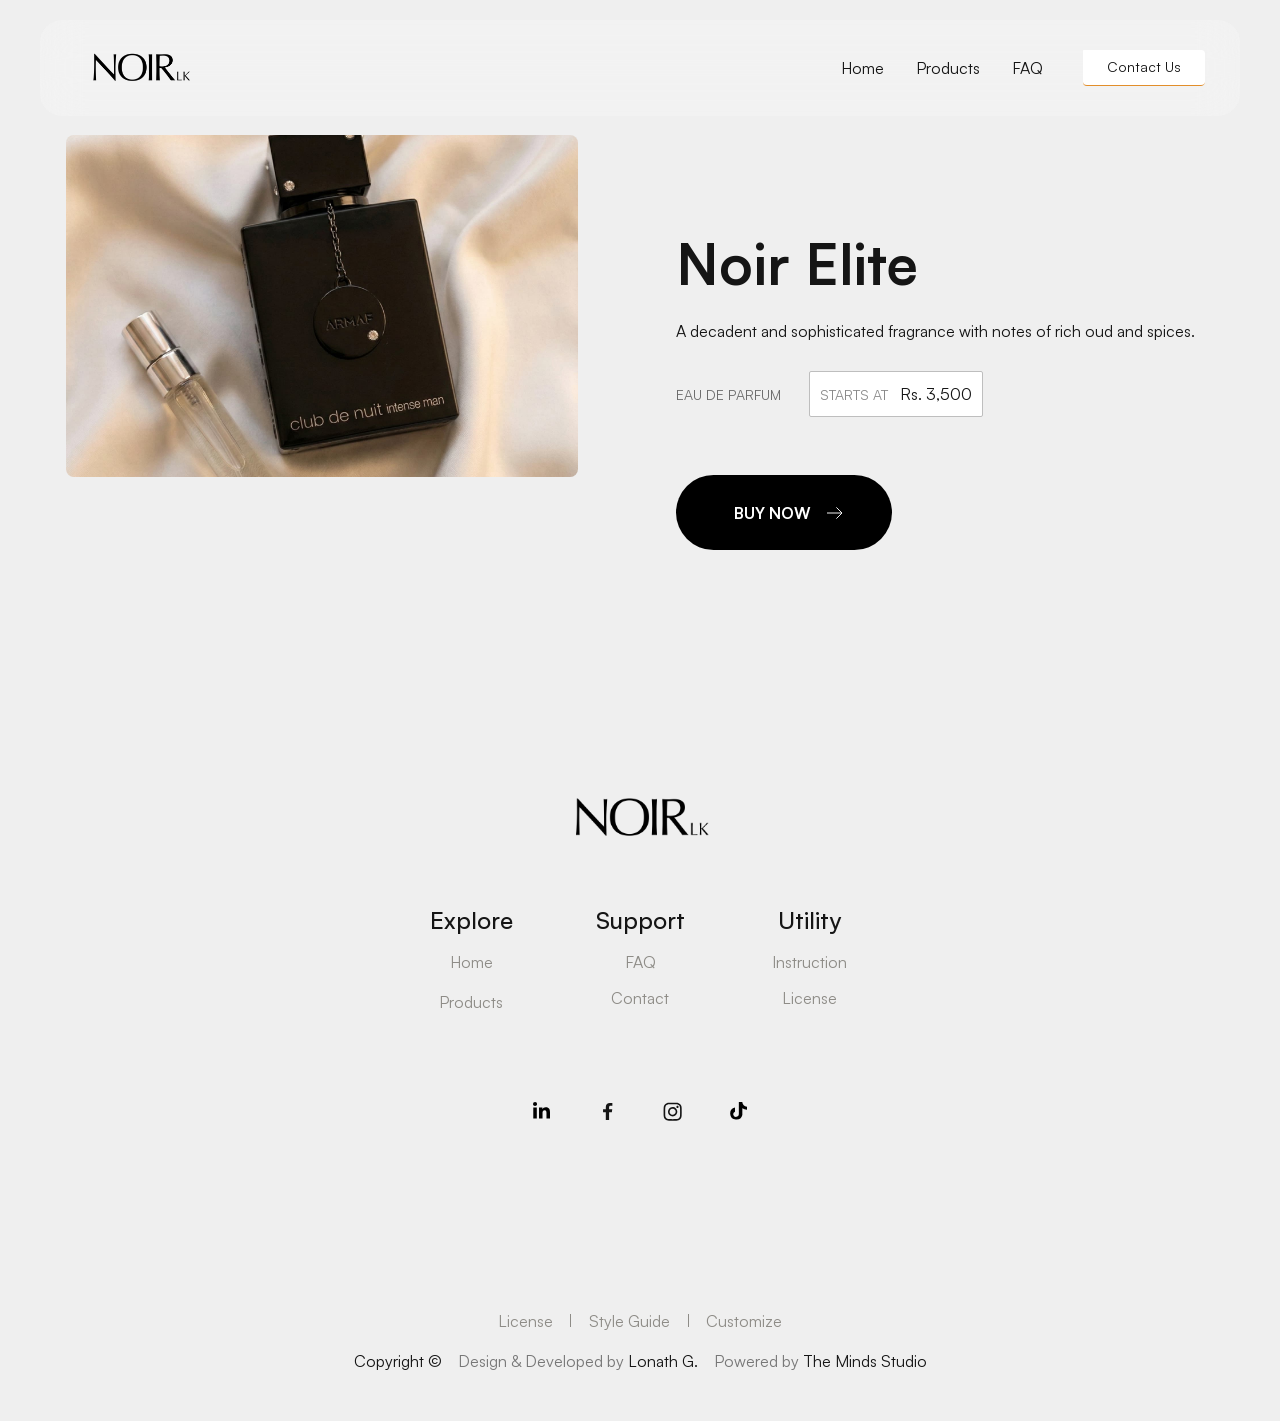
<file: detail_products.html>
<!DOCTYPE html>
<!--  This site was created in Webflow. https://webflow.com  --><!--  Last Published: Mon Mar 09 2026 17:05:46 GMT+0000 (Coordinated Universal Time)  -->
<html data-wf-page="69ae79fd73e4f31b45a3f7ce" data-wf-site="69ae79fa73e4f31b45a3f753" lang="en">

<head>
  <meta charset="utf-8">
  <title>Authentic Fragrance Samples | Noir Perfume Decants Sri Lanka</title>
  <meta
    content="Try your favorite luxury fragrances before you buy a full bottle. Genuine perfume decants and samples available online with delivery across Sri Lanka."
    name="description">
  <meta content="Authentic Fragrance Samples | Noir Perfume Decants Sri Lanka" property="og:title">
  <meta
    content="Try your favorite luxury fragrances before you buy a full bottle. Genuine perfume decants and samples available online with delivery across Sri Lanka."
    property="og:description">
  <meta content="images/Noir_logo.png" property="og:image">
  <meta content="Authentic Fragrance Samples | Noir Perfume Decants Sri Lanka" property="twitter:title">
  <meta
    content="Try your favorite luxury fragrances before you buy a full bottle. Genuine perfume decants and samples available online with delivery across Sri Lanka."
    property="twitter:description">
  <meta content="images/Noir_logo.png" property="twitter:image">
  <meta property="og:type" content="website">
  <meta content="summary_large_image" name="twitter:card">
  <meta content="width=device-width, initial-scale=1" name="viewport">
  <meta content="Webflow" name="generator">
  <link href="css/normalize.css" rel="stylesheet" type="text/css">
  <link href="css/webflow.css" rel="stylesheet" type="text/css">
  <link href="css/noir-ultra-awesome-site.webflow.css" rel="stylesheet" type="text/css">
  <script
    type="text/javascript">!function (o, c) { var n = c.documentElement, t = " w-mod-"; n.className += t + "js", ("ontouchstart" in o || o.DocumentTouch && c instanceof DocumentTouch) && (n.className += t + "touch") }(window, document);</script>
  <link href="images/favicon.jpg" rel="shortcut icon" type="image/x-icon">
  <link href="images/webclip.jpg" rel="apple-touch-icon">
</head>

<body>
  <div data-animation="default" data-collapse="medium" data-duration="400" data-easing="ease" data-easing2="ease"
    role="banner" class="navbar w-nav">
    <div class="padding-global">
      <div data-w-id="f9581d51-d09d-0761-a4c6-2b5106d5820a" class="container w-container">
        <div class="navbar-component">
          <a href="index.html" data-w-id="f9581d51-d09d-0761-a4c6-2b5106d5820c" class="brand w-nav-brand"><img
              sizes="(max-width: 767px) 98vw, (max-width: 991px) 728px, 940px" height="Auto" alt=""
              src="images/Noir_logo.png" loading="lazy" srcset="images/Noir_logo.png 500w, images/Noir_logo.png 1000w"
              class="logo-navbar"></a>
          <div class="right-navbar-content">
            <div class="nav-menu-wrap">
              <div class="menu-button w-nav-button">
                <div class="menu-icon w-icon-nav-menu"></div>
              </div>
            </div>
            <nav role="navigation" class="nav-menu w-nav-menu">
              <a href="index.html" class="nav-link w-inline-block">
                <div>Home</div>
              </a>
              <a href="products.html" class="nav-link w-inline-block">
                <div>Products</div>
              </a>
              <a href="faq.html" class="nav-link w-inline-block">
                <div>FAQ</div>
              </a>
              <div class="button-border">
                <a href="contact.html" class="button-navbar margin-left w-inline-block">
                  <div class="text-size-small">Contact Us</div>
                </a>
              </div>
            </nav>
          </div>
        </div>
      </div>
    </div>
    <div class="overlay-navbar"></div>
  </div>
  <section>
    <div class="padding-global">
      <div class="w-layout-blockcontainer container w-container">
        <div class="product-wrapper">
          <div class="product-component">
            <div class="product-image">
              <div class="lightbox-link w-inline-block"><img id="main-product-image" src="images/Products/Image_1.jpg"
                  loading="lazy" alt="Product Image" class="image">
              </div>
              <div class="mask-frame"></div>
            </div>
            <div class="product-info">
              <div class="product-title">
                <h1 id="product-name" class="heading-5">Noir Elite</h1>
              </div>
              <div class="product-description">
                <div id="product-desc">A decadent and sophisticated fragrance with notes of rich oud and spices.</div>
                <div class="info-tag">
                  <div class="opacity-60">
                    <div class="text-size-small caps">Eau de Parfum</div>
                  </div>
                  <div class="price-tag">
                    <div class="opacity-50">
                      <div class="text-size-small caps">starts at</div>
                    </div>
                    <div id="product-price">Rs. 3,500</div>
                  </div>
                </div>
              </div>
              <div class="product-button">
                <div class="text-weight-bold caps">Buy now</div>
                <div class="arrow-wrapper"><img src="images/Arrow-Product.svg" loading="lazy" alt="Arrow" class="arrow">
                </div>
              </div>
            </div>
          </div>
        </div>
      </div>
    </div>
  </section>
  <script>
    document.addEventListener('DOMContentLoaded', function () {
      const params = new URLSearchParams(window.location.search);
      const name = params.get('name');
      const price = params.get('price');
      const image = params.get('image');
      const desc = params.get('desc');

      if (name) {
        document.getElementById('product-name').textContent = decodeURIComponent(name);
        document.title = decodeURIComponent(name) + " - Noir Perfume";
      }
      if (price) document.getElementById('product-price').textContent = price;
      if (image) document.getElementById('main-product-image').src = image;
      if (desc) document.getElementById('product-desc').textContent = decodeURIComponent(desc);
    });
  </script>
  <!-- <section>
    <div class="padding-global">
      <div class="w-layout-blockcontainer container small w-container">
        <div class="faq-wrapper">
          <div class="faq-heading">
            <div class="heading-5">Frequently asked questions</div>
          </div>
          <div class="faq-component w-dyn-list">
            <div role="list" class="faq-list w-dyn-items">
              <div role="listitem" class="faq-hover w-dyn-item">
                <div class="faq-item">
                  <div class="faq-top">
                    <div class="faq-title-wrapper">
                      <div class="w-dyn-bind-empty"></div>
                    </div>
                    <div class="faq-action-wrapper"><img loading="lazy" src="images/FAQ-Arrow.svg" alt="Arrow"
                        class="arrow"></div>
                  </div>
                  <div class="faq-bottom">
                    <div class="faq-bottom-content">
                      <p id="w-node-bdc51d0e-da8c-85e8-0820-4fad353d80b5-45a3f7ce" class="w-dyn-bind-empty"></p>
                    </div>
                  </div>
                </div>
              </div>
            </div>
            <div class="empty-state w-dyn-empty">
              <div>No items found.</div>
            </div>
          </div>
        </div>
      </div>
    </div>
  </section> -->
  <section>
    <div class="padding-global">
      <div class="w-layout-blockcontainer container w-container">
        <div class="footer-component">
          <div data-w-id="840cf11d-6f08-20b7-2ae0-7b73f27382ee" class="footer-heading"><img loading="lazy"
              src="images/Noir_logo.png" alt="Logo" class="logo-footer"></div>
          <div data-w-id="840cf11d-6f08-20b7-2ae0-7b73f27382f0" class="w-layout-grid footer-grid">
            <div class="footer-grid-wrap">
              <div class="footer-text-size text-weight-medium">Explore</div>
              <div class="footer-links-wrapper">
                <a href="index.html" class="footer-link">Home</a>
                <a href="products.html" class="footer-link">Products</a>
              </div>
            </div>
            <div class="footer-grid-wrap">
              <div class="footer-text-size text-weight-medium">Support</div>
              <a href="faq.html" class="footer-link">FAQ</a>
              <a href="contact.html" class="footer-link">Contact</a>
            </div>
            <div class="footer-grid-wrap">
              <div class="footer-text-size text-weight-medium">Utility</div>
              <a href="other/instruction.html" class="footer-link">Instruction</a>
              <a href="other/license.html" class="footer-link">License</a>
            </div>
          </div>
          <div data-w-id="840cf11d-6f08-20b7-2ae0-7b73f2738313" class="footer-social-wrapper">
            <a href="#" class="footer-social w-inline-block"><img
                loading="lazy" src="images/logo-linkedin.svg" alt="Logo" class="icon-embed"></a>
            <a href="#" class="footer-social w-inline-block"><img loading="lazy"
                src="images/logo-fb-simple-2.svg" alt="Logo" class="icon-embed"></a>
            <a href="#" class="footer-social w-inline-block"><img
                loading="lazy" src="images/logo-instagram-1.svg" alt="Logo" class="icon-embed"></a>
            <a href="#" class="footer-social w-inline-block"><img loading="lazy"
                src="images/logo-tiktok.svg" alt="Logo" class="icon-embed"></a>
          </div>
          <div data-w-id="840cf11d-6f08-20b7-2ae0-7b73f273831c" class="footer-links-wrapper">
            <div class="footer-links">
              <a href="other/license.html" class="footer-link">License</a>
              <div class="vertical-line"></div>
              <a href="other/style-guide.html" class="footer-link">Style Guide</a>
              <div class="vertical-line"></div>
              <a href="#" class="footer-link">Customize</a>
            </div>
            <div class="credits-wrapper">
              <p>Copyright ©</p>
              <a href="#" target="_blank"
                class="credits w-inline-block">
                <p class="paragraph">Design &amp; Developed by <span class="text-color-black">Lonath G.</span></p>
              </a>
              <a href="#" target="_blank" class="credits w-inline-block">
                <p class="paragraph">Powered by <span class="text-color-black">The Minds Studio</span></p>
              </a>
            </div>
          </div>
        </div>
      </div>
    </div>
  </section>
  <script src="https://d3e54v103j8qbb.cloudfront.net/js/jquery-3.5.1.min.dc5e7f18c8.js?site=69ae79fa73e4f31b45a3f753"
    type="text/javascript" integrity="sha256-9/aliU8dGd2tb6OSsuzixeV4y/faTqgFtohetphbbj0="
    crossorigin="anonymous"></script>
  <script src="js/webflow.js" type="text/javascript"></script>
</body>

</html>
</file>
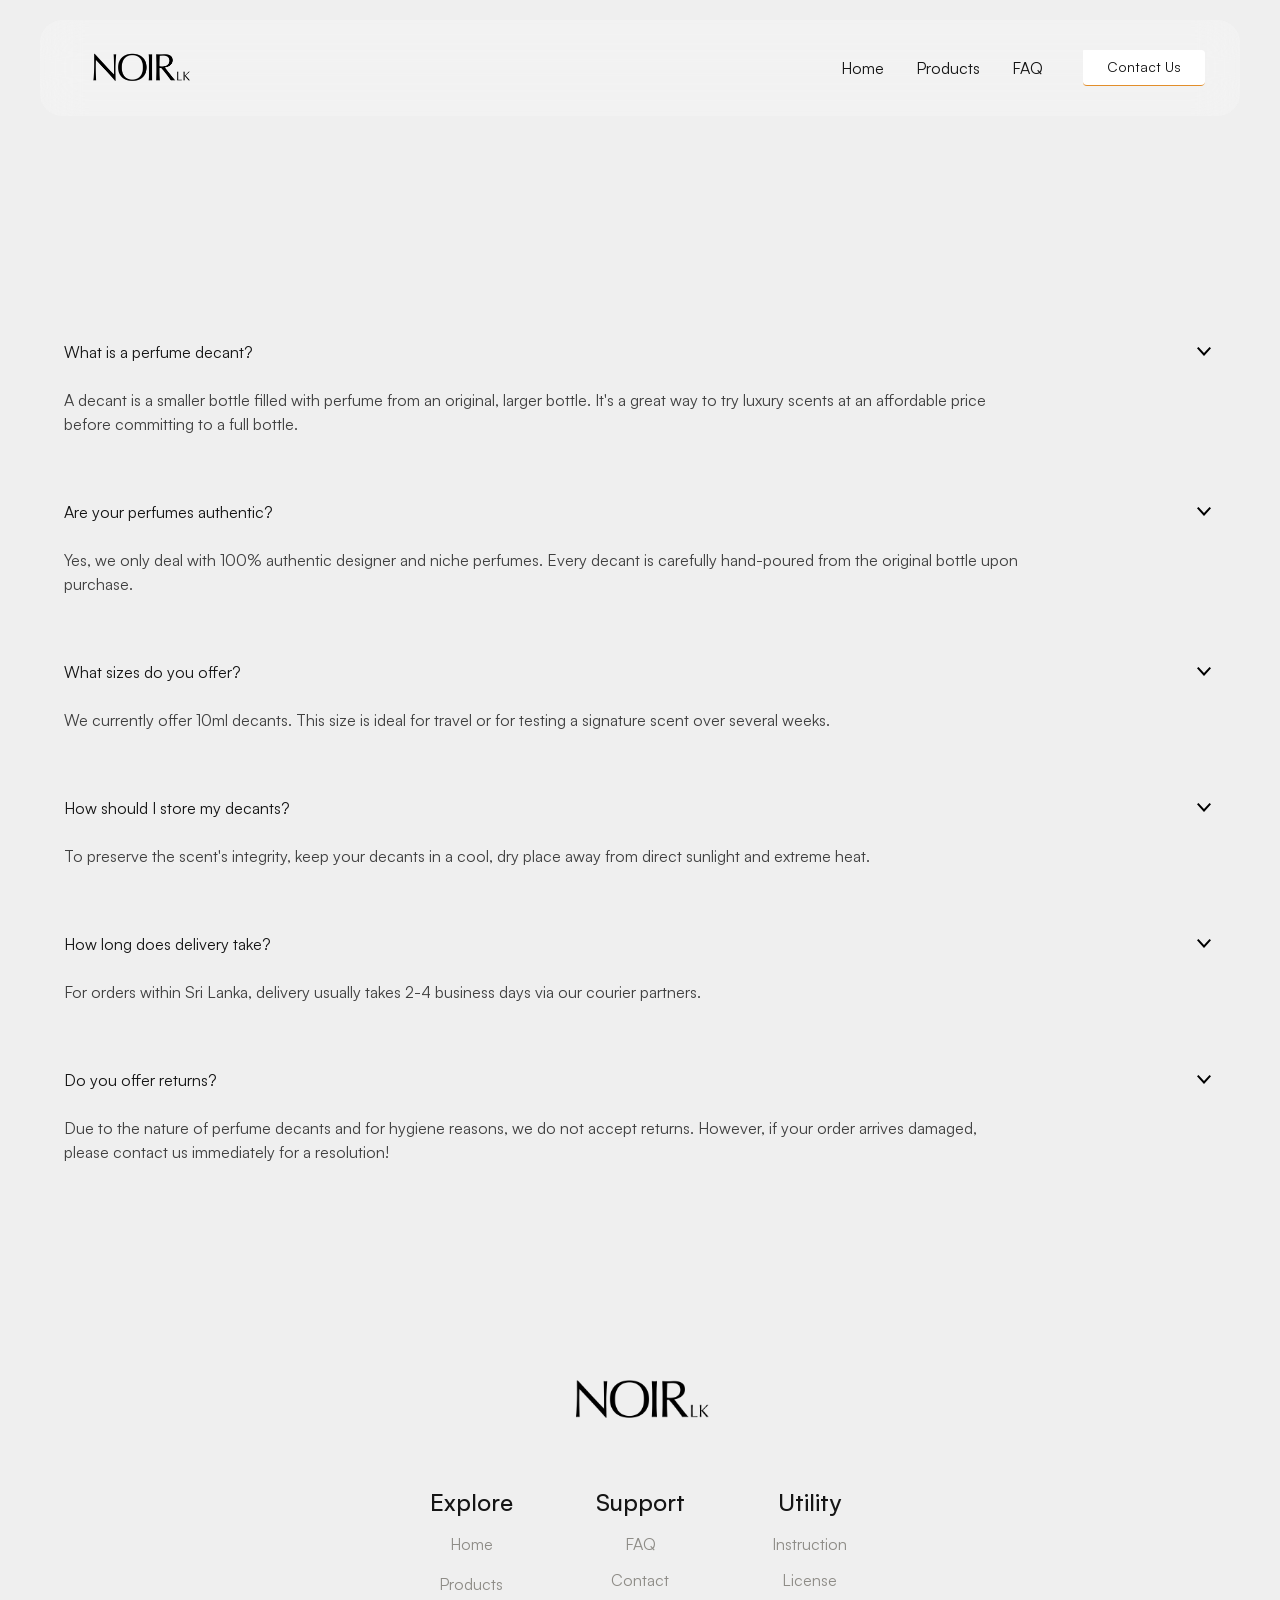
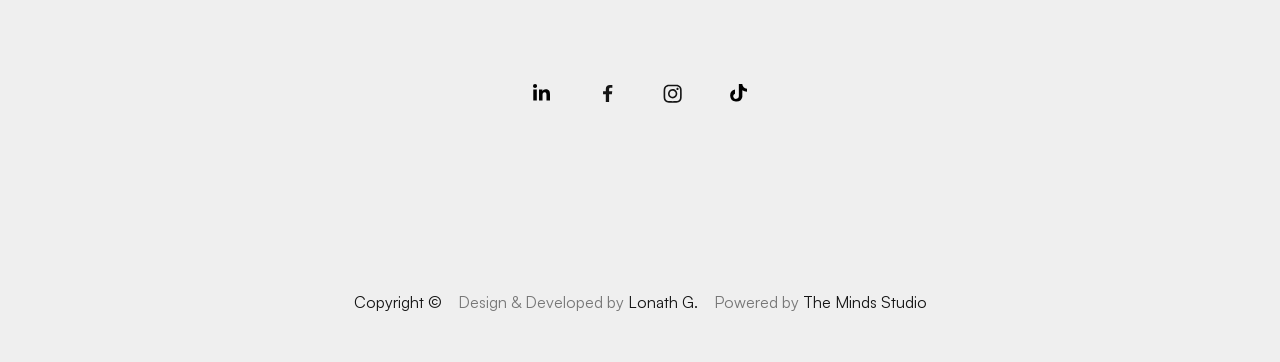
<file: faq.html>
<!DOCTYPE html>
<!--  This site was created in Webflow. https://webflow.com  --><!--  Last Published: Mon Mar 09 2026 17:05:46 GMT+0000 (Coordinated Universal Time)  -->
<html data-wf-page="69ae79fd73e4f31b45a3f7c6" data-wf-site="69ae79fa73e4f31b45a3f753" lang="en">

<head>
  <meta charset="utf-8">
  <title>Frequently Asked Questions | Perfume Decants Colombo</title>
  <meta
    content="Have questions about our perfume decants? Find answers about authenticity, bottle sizes, and delivery for our fragrances in Sri Lanka."
    name="description">
  <meta content="Frequently Asked Questions | Perfume Decants Colombo" property="og:title">
  <meta
    content="Have questions about our perfume decants? Find answers about authenticity, bottle sizes, and delivery for our fragrances in Sri Lanka."
    property="og:description">
  <meta content="images/Noir_logo.png" property="og:image">
  <meta content="Frequently Asked Questions | Perfume Decants Colombo" property="twitter:title">
  <meta
    content="Have questions about our perfume decants? Find answers about authenticity, bottle sizes, and delivery for our fragrances in Sri Lanka."
    property="twitter:description">
  <meta content="images/Noir_logo.png" property="twitter:image">
  <meta property="og:type" content="website">
  <meta content="summary_large_image" name="twitter:card">
  <meta content="width=device-width, initial-scale=1" name="viewport">
  <meta content="Webflow" name="generator">
  <link href="css/normalize.css" rel="stylesheet" type="text/css">
  <link href="css/webflow.css" rel="stylesheet" type="text/css">
  <link href="css/noir-ultra-awesome-site.webflow.css" rel="stylesheet" type="text/css">
  <script
    type="text/javascript">!function (o, c) { var n = c.documentElement, t = " w-mod-"; n.className += t + "js", ("ontouchstart" in o || o.DocumentTouch && c instanceof DocumentTouch) && (n.className += t + "touch") }(window, document);</script>
  <link href="images/favicon.jpg" rel="shortcut icon" type="image/x-icon">
  <link href="images/webclip.jpg" rel="apple-touch-icon">
</head>

<body>
  <div data-animation="default" data-collapse="medium" data-duration="400" data-easing="ease" data-easing2="ease"
    role="banner" class="navbar w-nav">
    <div class="padding-global">
      <div data-w-id="f9581d51-d09d-0761-a4c6-2b5106d5820a" class="container w-container">
        <div class="navbar-component">
          <a href="index.html" data-w-id="f9581d51-d09d-0761-a4c6-2b5106d5820c" class="brand w-nav-brand"><img
              sizes="(max-width: 767px) 98vw, (max-width: 991px) 728px, 940px" height="Auto" alt=""
              src="images/Noir_logo.png" loading="lazy" srcset="images/Noir_logo.png 500w, images/Noir_logo.png 1000w"
              class="logo-navbar"></a>
          <div class="right-navbar-content">
            <div class="nav-menu-wrap">
              <div class="menu-button w-nav-button">
                <div class="menu-icon w-icon-nav-menu"></div>
              </div>
            </div>
            <nav role="navigation" class="nav-menu w-nav-menu">
              <a href="index.html" class="nav-link w-inline-block">
                <div>Home</div>
              </a>
              <a href="products.html" class="nav-link w-inline-block">
                <div>Products</div>
              </a>
              <a href="faq.html" aria-current="page" class="nav-link w-inline-block w--current">
                <div>FAQ</div>
              </a>
              <div class="button-border">
                <a href="contact.html" class="button-navbar margin-left w-inline-block">
                  <div class="text-size-small">Contact Us</div>
                </a>
              </div>
            </nav>
          </div>
        </div>
      </div>
    </div>
    <div class="overlay-navbar"></div>
  </div>
  <section>
    <div class="padding-global">
      <div class="w-layout-blockcontainer container small w-container">
        <div class="faq-wrapper">
          <div data-w-id="338636f3-38f5-d93b-80c1-22af1269d095" style="opacity:0" class="faq-heading">
            <div class="heading-5">Frequently asked questions</div>
          </div>
          <div class="faq-component">
            <div class="faq-list">
              <div class="faq-hover">
                <div class="faq-item">
                  <div class="faq-top">
                    <div class="faq-title-wrapper">
                      <div>What is a perfume decant?</div>
                    </div>
                    <div class="faq-action-wrapper"><img loading="lazy" src="images/FAQ-Arrow.svg" alt="Arrow"
                        class="arrow"></div>
                  </div>
                  <div class="faq-bottom">
                    <div class="faq-bottom-content">
                      <p>A decant is a smaller bottle filled with perfume from an original, larger bottle. It's a great
                        way to try luxury scents at an affordable price before committing to a full bottle.</p>
                    </div>
                  </div>
                </div>
              </div>
              <div class="faq-hover">
                <div class="faq-item">
                  <div class="faq-top">
                    <div class="faq-title-wrapper">
                      <div>Are your perfumes authentic?</div>
                    </div>
                    <div class="faq-action-wrapper"><img loading="lazy" src="images/FAQ-Arrow.svg" alt="Arrow"
                        class="arrow"></div>
                  </div>
                  <div class="faq-bottom">
                    <div class="faq-bottom-content">
                      <p>Yes, we only deal with 100% authentic designer and niche perfumes. Every decant is carefully
                        hand-poured from the original bottle upon purchase.</p>
                    </div>
                  </div>
                </div>
              </div>
              <div class="faq-hover">
                <div class="faq-item">
                  <div class="faq-top">
                    <div class="faq-title-wrapper">
                      <div>What sizes do you offer?</div>
                    </div>
                    <div class="faq-action-wrapper"><img loading="lazy" src="images/FAQ-Arrow.svg" alt="Arrow"
                        class="arrow"></div>
                  </div>
                  <div class="faq-bottom">
                    <div class="faq-bottom-content">
                      <p>We currently offer 10ml decants. This size is ideal for travel or for testing a signature scent
                        over several weeks.</p>
                    </div>
                  </div>
                </div>
              </div>
              <div class="faq-hover">
                <div class="faq-item">
                  <div class="faq-top">
                    <div class="faq-title-wrapper">
                      <div>How should I store my decants?</div>
                    </div>
                    <div class="faq-action-wrapper"><img loading="lazy" src="images/FAQ-Arrow.svg" alt="Arrow"
                        class="arrow"></div>
                  </div>
                  <div class="faq-bottom">
                    <div class="faq-bottom-content">
                      <p>To preserve the scent's integrity, keep your decants in a cool, dry place away from direct
                        sunlight and extreme heat.</p>
                    </div>
                  </div>
                </div>
              </div>
              <div class="faq-hover">
                <div class="faq-item">
                  <div class="faq-top">
                    <div class="faq-title-wrapper">
                      <div>How long does delivery take?</div>
                    </div>
                    <div class="faq-action-wrapper"><img loading="lazy" src="images/FAQ-Arrow.svg" alt="Arrow"
                        class="arrow"></div>
                  </div>
                  <div class="faq-bottom">
                    <div class="faq-bottom-content">
                      <p>For orders within Sri Lanka, delivery usually takes 2-4 business days via our courier partners.
                      </p>
                    </div>
                  </div>
                </div>
              </div>
              <div class="faq-hover">
                <div class="faq-item">
                  <div class="faq-top">
                    <div class="faq-title-wrapper">
                      <div>Do you offer returns?</div>
                    </div>
                    <div class="faq-action-wrapper"><img loading="lazy" src="images/FAQ-Arrow.svg" alt="Arrow"
                        class="arrow"></div>
                  </div>
                  <div class="faq-bottom">
                    <div class="faq-bottom-content">
                      <p>Due to the nature of perfume decants and for hygiene reasons, we do not accept returns.
                        However, if your order arrives damaged, please contact us immediately for a resolution!</p>
                    </div>
                  </div>
                </div>
              </div>
            </div>
          </div>
        </div>
      </div>
    </div>
  </section>
  <section>
    <div class="padding-global">
      <div class="w-layout-blockcontainer container w-container">
        <div class="footer-component">
          <div data-w-id="840cf11d-6f08-20b7-2ae0-7b73f27382ee" class="footer-heading"><img loading="lazy"
              src="images/Noir_logo.png" alt="Logo" class="logo-footer"></div>
          <div data-w-id="840cf11d-6f08-20b7-2ae0-7b73f27382f0" class="w-layout-grid footer-grid">
            <div class="footer-grid-wrap">
              <div class="footer-text-size text-weight-medium">Explore</div>
              <div class="footer-links-wrapper">
                <a href="index.html" class="footer-link">Home</a>
                <a href="products.html" class="footer-link">Products</a>
              </div>
            </div>
            <div class="footer-grid-wrap">
              <div class="footer-text-size text-weight-medium">Support</div>
              <a href="faq.html" aria-current="page" class="footer-link w--current">FAQ</a>
              <a href="contact.html" class="footer-link">Contact</a>
            </div>
            <div class="footer-grid-wrap">
              <div class="footer-text-size text-weight-medium">Utility</div>
              <a href="other/instruction.html" class="footer-link">Instruction</a>
              <a href="#" class="footer-link">License</a>
            </div>
          </div>
          <div data-w-id="840cf11d-6f08-20b7-2ae0-7b73f2738313" class="footer-social-wrapper">
            <a href="#" class="footer-social w-inline-block"><img
                loading="lazy" src="images/logo-linkedin.svg" alt="Logo" class="icon-embed"></a>
            <a href="#" class="footer-social w-inline-block"><img loading="lazy"
                src="images/logo-fb-simple-2.svg" alt="Logo" class="icon-embed"></a>
            <a href="#" class="footer-social w-inline-block"><img
                loading="lazy" src="images/logo-instagram-1.svg" alt="Logo" class="icon-embed"></a>
            <a href="#" class="footer-social w-inline-block"><img loading="lazy"
                src="images/logo-tiktok.svg" alt="Logo" class="icon-embed"></a>
          </div>
          <div data-w-id="840cf11d-6f08-20b7-2ae0-7b73f273831c" class="footer-links-wrapper">
            <div class="credits-wrapper">
              <p>Copyright ©</p>
              <a href="#" target="_blank"
                class="credits w-inline-block">
                <p class="paragraph">Design &amp; Developed by <span class="text-color-black">Lonath G.</span></p>
              </a>
              <a href="#" target="_blank" class="credits w-inline-block">
                <p class="paragraph">Powered by <span class="text-color-black">The Minds Studio</span></p>
              </a>
            </div>
          </div>
        </div>
      </div>
    </div>
  </section>
  <script src="https://d3e54v103j8qbb.cloudfront.net/js/jquery-3.5.1.min.dc5e7f18c8.js?site=69ae79fa73e4f31b45a3f753"
    type="text/javascript" integrity="sha256-9/aliU8dGd2tb6OSsuzixeV4y/faTqgFtohetphbbj0="
    crossorigin="anonymous"></script>
  <script src="js/webflow.js" type="text/javascript"></script>
</body>

</html>
</file>
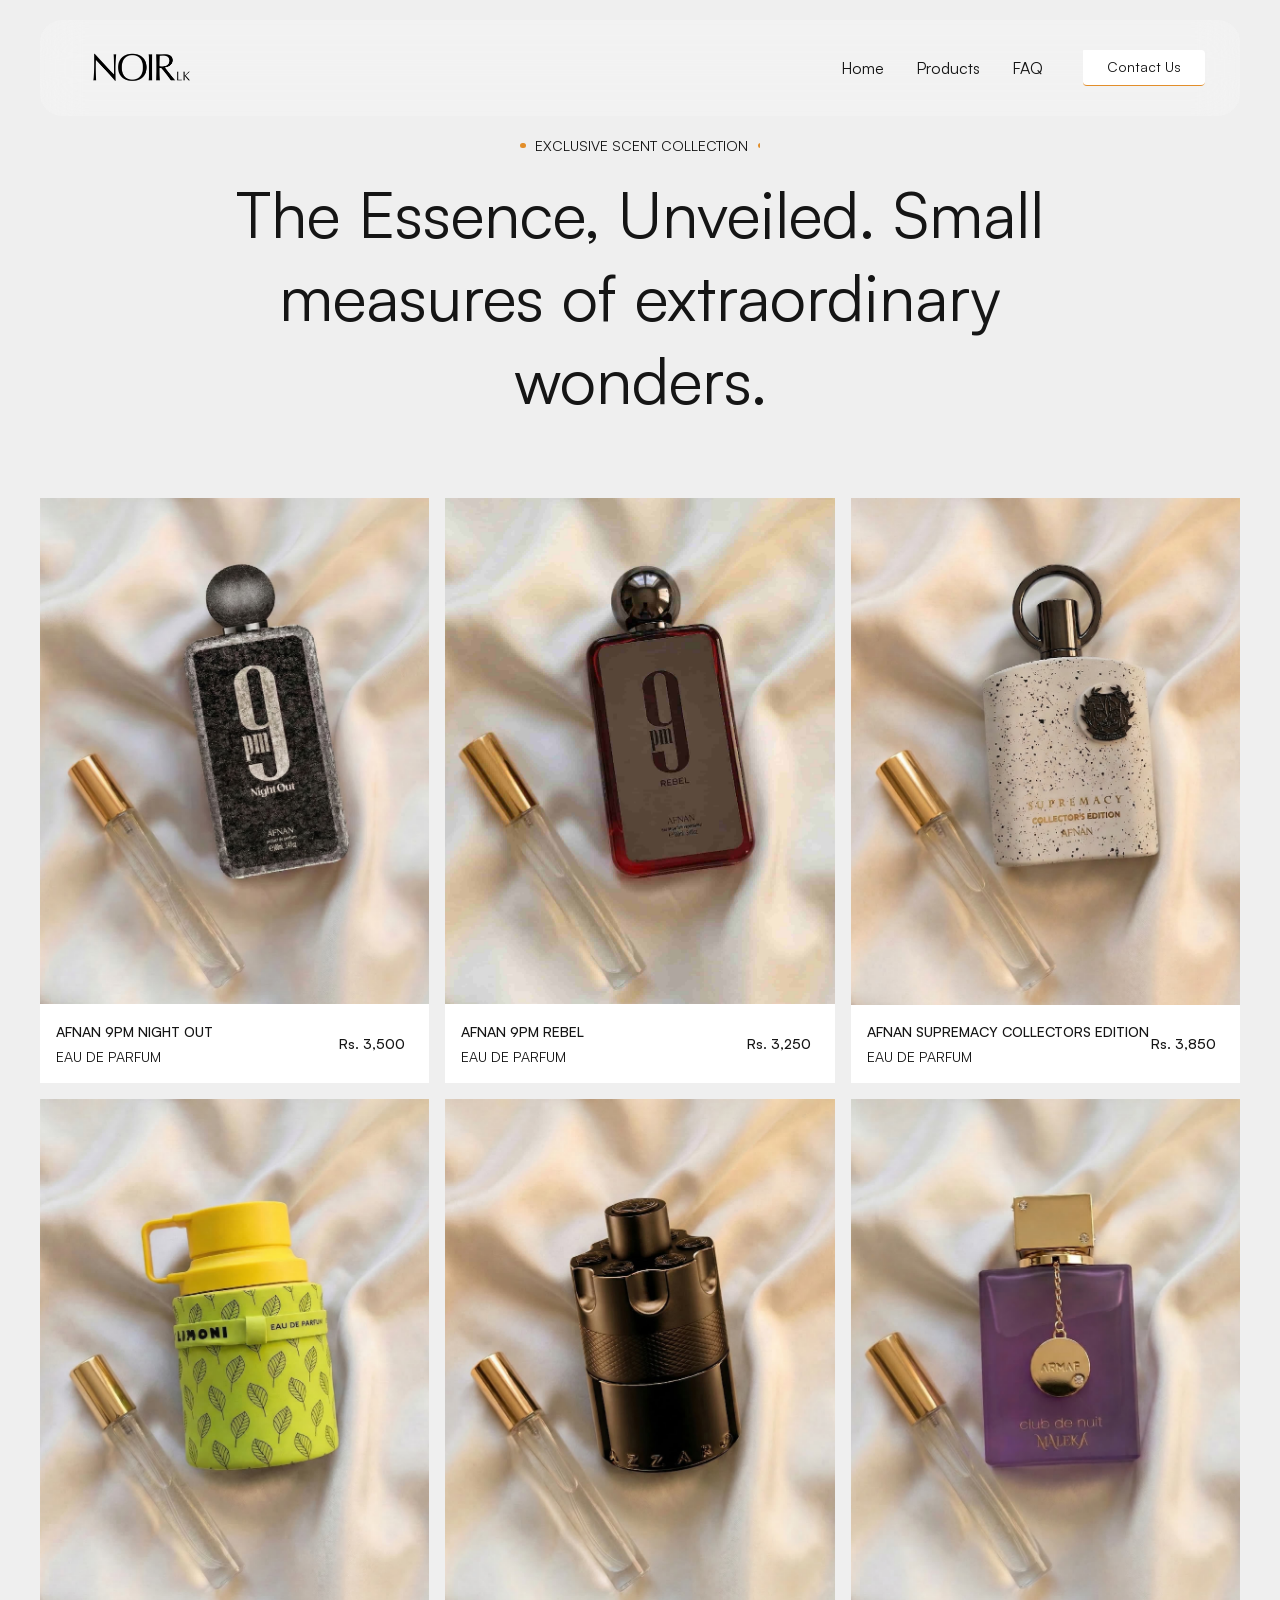
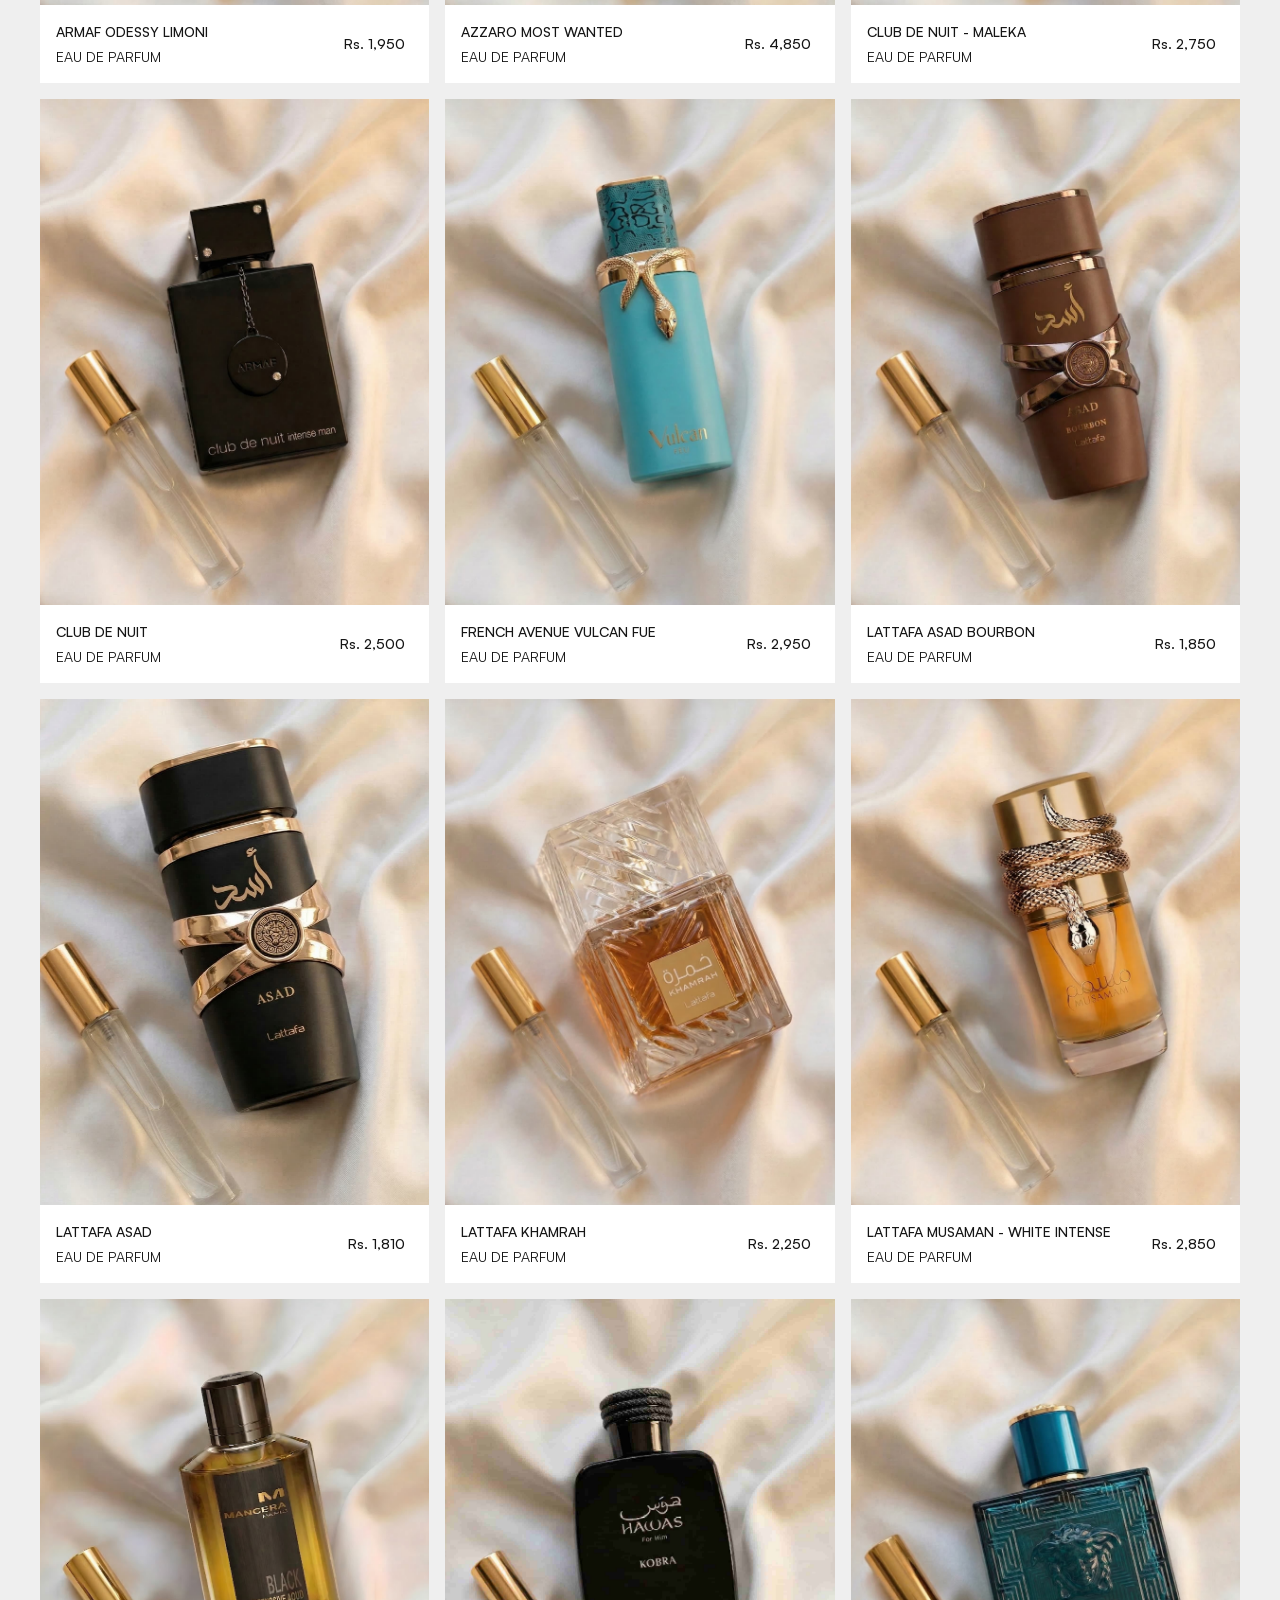
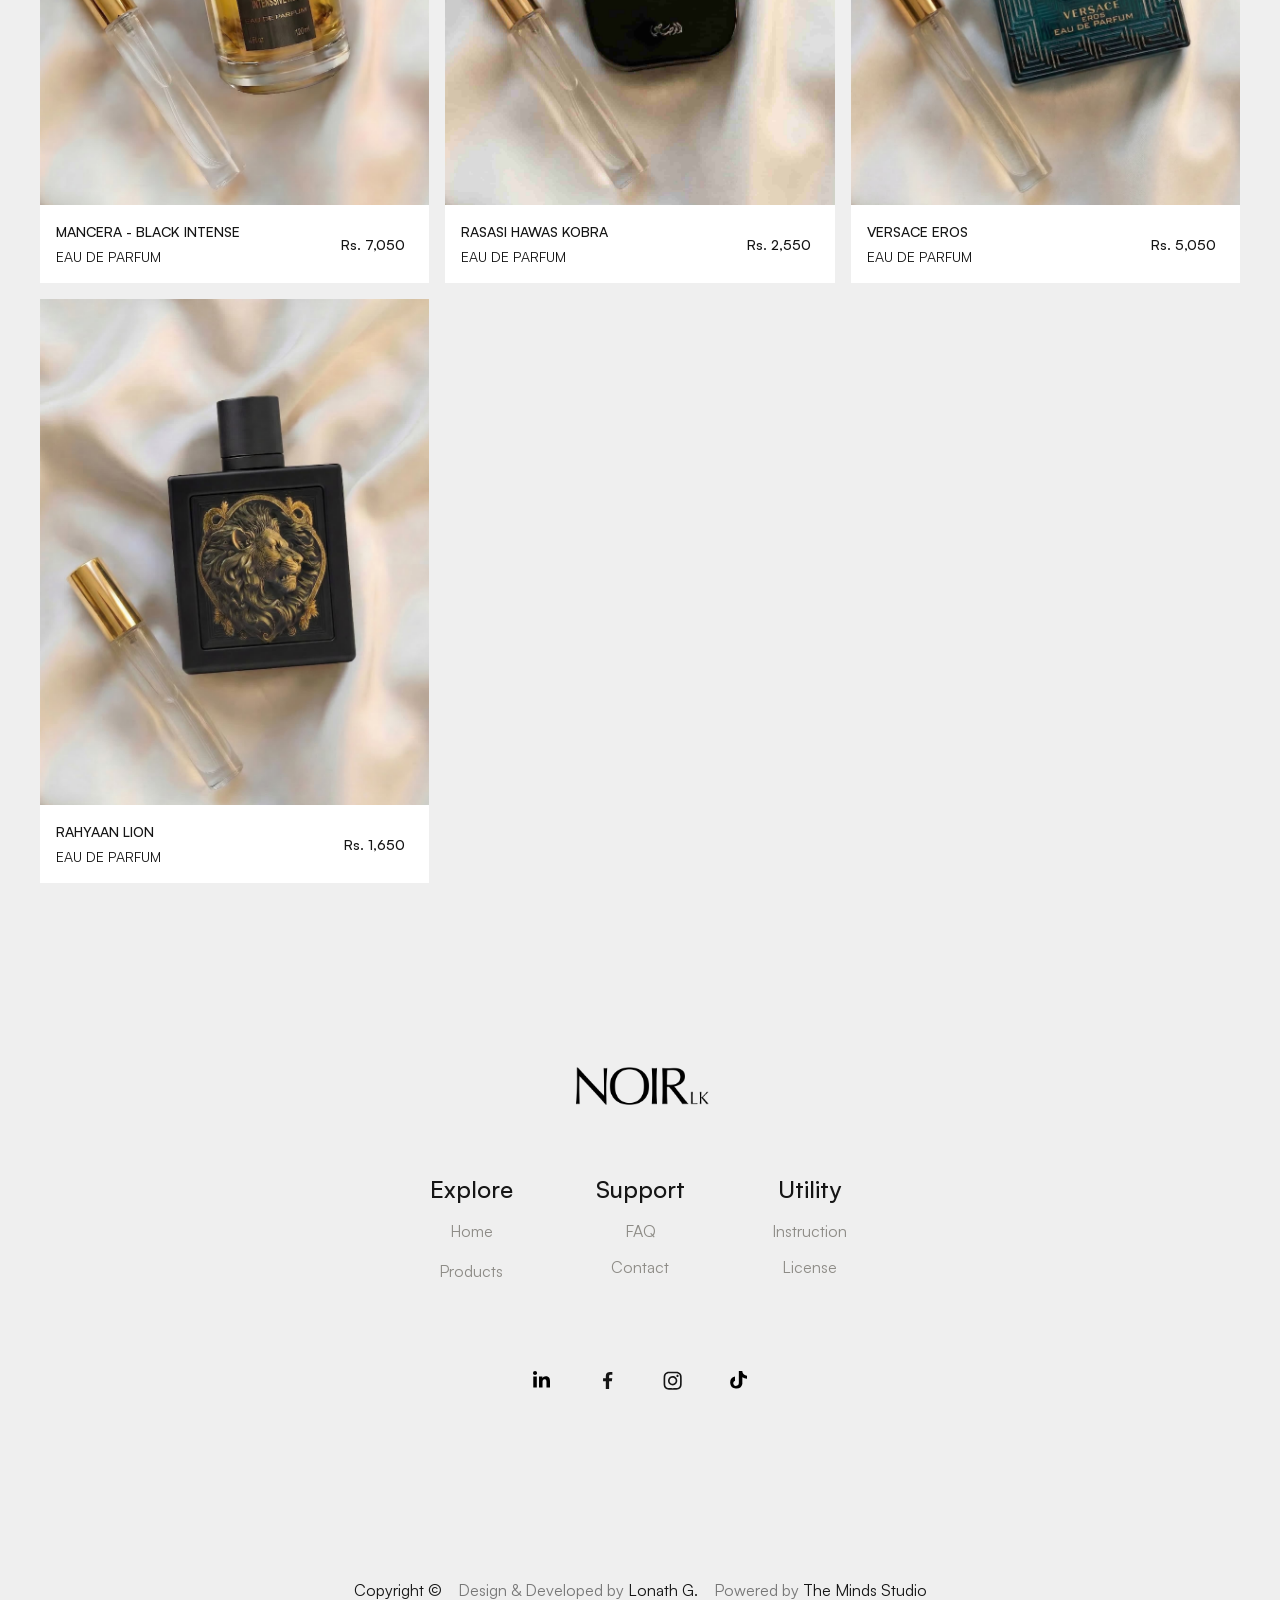
<file: products.html>
<!DOCTYPE html>
<!--  This site was created in Webflow. https://webflow.com  --><!--  Last Published: Mon Mar 09 2026 17:05:46 GMT+0000 (Coordinated Universal Time)  -->
<html data-wf-page="69ae79fd73e4f31b45a3f7cf" data-wf-site="69ae79fa73e4f31b45a3f753" lang="en">

<head>
  <meta charset="utf-8">
  <title>Our Collections | Buy Designer Perfume Decants Online Sri Lanka</title>
  <meta
    content="Explore our curated collection of luxury perfume decants in Sri Lanka. Shop authentic scents from Dior, Versace, Lattafa, and more in 5ml & 10ml sizes."
    name="description">
  <meta content="Our Collections | Buy Designer Perfume Decants Online Sri Lanka" property="og:title">
  <meta
    content="Explore our curated collection of luxury perfume decants in Sri Lanka. Shop authentic scents from Dior, Versace, Lattafa, and more in 5ml & 10ml sizes."
    property="og:description">
  <meta content="images/Noir_logo.png" property="og:image">
  <meta content="Our Collections | Buy Designer Perfume Decants Online Sri Lanka" property="twitter:title">
  <meta
    content="Explore our curated collection of luxury perfume decants in Sri Lanka. Shop authentic scents from Dior, Versace, Lattafa, and more in 5ml & 10ml sizes."
    property="twitter:description">
  <meta content="images/Noir_logo.png" property="twitter:image">
  <meta property="og:type" content="website">
  <meta content="summary_large_image" name="twitter:card">
  <meta content="width=device-width, initial-scale=1" name="viewport">
  <meta content="Webflow" name="generator">
  <link href="css/normalize.css" rel="stylesheet" type="text/css">
  <link href="css/webflow.css" rel="stylesheet" type="text/css">
  <link href="css/noir-ultra-awesome-site.webflow.css" rel="stylesheet" type="text/css">
  <script
    type="text/javascript">!function (o, c) { var n = c.documentElement, t = " w-mod-"; n.className += t + "js", ("ontouchstart" in o || o.DocumentTouch && c instanceof DocumentTouch) && (n.className += t + "touch") }(window, document);</script>
  <link href="images/favicon.jpg" rel="shortcut icon" type="image/x-icon">
  <link href="images/webclip.jpg" rel="apple-touch-icon">
</head>

<body>
  <div data-animation="default" data-collapse="medium" data-duration="400" data-easing="ease" data-easing2="ease"
    role="banner" class="navbar w-nav">
    <div class="padding-global">
      <div data-w-id="f9581d51-d09d-0761-a4c6-2b5106d5820a" class="container w-container">
        <div class="navbar-component">
          <a href="index.html" data-w-id="f9581d51-d09d-0761-a4c6-2b5106d5820c" class="brand w-nav-brand"><img
              sizes="(max-width: 767px) 98vw, (max-width: 991px) 728px, 940px" height="Auto" alt=""
              src="images/Noir_logo.png" loading="lazy" srcset="images/Noir_logo.png 500w, images/Noir_logo.png 1000w"
              class="logo-navbar"></a>
          <div class="right-navbar-content">
            <div class="nav-menu-wrap">
              <div class="menu-button w-nav-button">
                <div class="menu-icon w-icon-nav-menu"></div>
              </div>
            </div>
            <nav role="navigation" class="nav-menu w-nav-menu">
              <a href="index.html" class="nav-link w-inline-block">
                <div>Home</div>
              </a>
              <a href="products.html" aria-current="page" class="nav-link w-inline-block w--current">
                <div>Products</div>
              </a>
              <a href="faq.html" class="nav-link w-inline-block">
                <div>FAQ</div>
              </a>
              <div class="button-border">
                <a href="contact.html" class="button-navbar margin-left w-inline-block">
                  <div class="text-size-small">Contact Us</div>
                </a>
              </div>
            </nav>
          </div>
        </div>
      </div>
    </div>
    <div class="overlay-navbar"></div>
  </div>
  <section>
    <div class="padding-global">
      <div class="w-layout-blockcontainer container w-container">
        <div class="products-component">
          <div class="products-main-header">
            <div class="tag-marquee">
              <div
                style="-webkit-transform:translate3d(0%, 0, 0) scale3d(1, 1, 1) rotateX(0) rotateY(0) rotateZ(0) skew(0, 0);-moz-transform:translate3d(0%, 0, 0) scale3d(1, 1, 1) rotateX(0) rotateY(0) rotateZ(0) skew(0, 0);-ms-transform:translate3d(0%, 0, 0) scale3d(1, 1, 1) rotateX(0) rotateY(0) rotateZ(0) skew(0, 0);transform:translate3d(0%, 0, 0) scale3d(1, 1, 1) rotateX(0) rotateY(0) rotateZ(0) skew(0, 0)"
                class="tag">
                <div class="elipse"></div>
                <div class="text-size-small caps">Exclusive Scent Collection</div>
              </div>
              <div
                style="-webkit-transform:translate3d(0%, 0, 0) scale3d(1, 1, 1) rotateX(0) rotateY(0) rotateZ(0) skew(0, 0);-moz-transform:translate3d(0%, 0, 0) scale3d(1, 1, 1) rotateX(0) rotateY(0) rotateZ(0) skew(0, 0);-ms-transform:translate3d(0%, 0, 0) scale3d(1, 1, 1) rotateX(0) rotateY(0) rotateZ(0) skew(0, 0);transform:translate3d(0%, 0, 0) scale3d(1, 1, 1) rotateX(0) rotateY(0) rotateZ(0) skew(0, 0)"
                class="tag">
                <div class="elipse"></div>
                <div class="text-size-small caps">Exclusive Scent Collection</div>
              </div>
              <div
                style="-webkit-transform:translate3d(0%, 0, 0) scale3d(1, 1, 1) rotateX(0) rotateY(0) rotateZ(0) skew(0, 0);-moz-transform:translate3d(0%, 0, 0) scale3d(1, 1, 1) rotateX(0) rotateY(0) rotateZ(0) skew(0, 0);-ms-transform:translate3d(0%, 0, 0) scale3d(1, 1, 1) rotateX(0) rotateY(0) rotateZ(0) skew(0, 0);transform:translate3d(0%, 0, 0) scale3d(1, 1, 1) rotateX(0) rotateY(0) rotateZ(0) skew(0, 0)"
                class="tag">
                <div class="elipse"></div>
                <div class="text-size-small caps">Exclusive Scent Collection</div>
              </div>
            </div>
            <div class="heading-component">
              <div class="max-width-85ch">
                <div class="heading-4">The Essence, Unveiled. Small measures of extraordinary wonders.</div>
              </div>
            </div>
          </div>
          <div class="products-card-wrapper">
            <div class="products-cards">
              <!-- Product 1 -->
              <div>
                <a href="detail_products.html?id=1&name=Afnan%209PM%20Night%20Out&price=Rs.%203,500&image=images/Products%202/Afnan%209PM%20Night%20Out.jpg&desc=Experience%20the%20captivating%20allure%20of%20this%20exclusive%20decant."
                  class="product-link w-inline-block">
                  <div class="product-card-image"><img src="images/Products 2/Afnan 9PM Night Out.jpg" loading="lazy"
                      style="transform:translate3d(0, 0, 0) scale3d(1.09, 1.09, 1) rotateX(0) rotateY(0) rotateZ(0) skew(0, 0)"
                      alt="Afnan 9PM Night Out" class="image">
                    <div class="mask-frame"></div>
                  </div>
                  <div class="product-card-info">
                    <div class="info">
                      <div class="text-size-small text-weight-medium caps">Afnan 9PM Night Out</div>
                      <div class="text-size-small caps">Eau de Parfum</div>
                    </div>
                    <div class="text-size-small text-weight-medium">Rs. 3,500</div>
                  </div>
                </a>
              </div>
              <!-- Product 2 -->
              <div>
                <a href="detail_products.html?id=2&name=Afnan%209PM%20Rebel&price=Rs.%203,250&image=images/Products%202/Afnan%209PM%20Rebel.jpg&desc=Experience%20the%20captivating%20allure%20of%20this%20exclusive%20decant."
                  class="product-link w-inline-block">
                  <div class="product-card-image"><img src="images/Products 2/Afnan 9PM Rebel.jpg" loading="lazy"
                      style="transform:translate3d(0, 0, 0) scale3d(1.09, 1.09, 1) rotateX(0) rotateY(0) rotateZ(0) skew(0, 0)"
                      alt="Afnan 9PM Rebel" class="image">
                    <div class="mask-frame"></div>
                  </div>
                  <div class="product-card-info">
                    <div class="info">
                      <div class="text-size-small text-weight-medium caps">Afnan 9PM Rebel</div>
                      <div class="text-size-small caps">Eau de Parfum</div>
                    </div>
                    <div class="text-size-small text-weight-medium">Rs. 3,250</div>
                  </div>
                </a>
              </div>
              <!-- Product 3 -->
              <div>
                <a href="detail_products.html?id=3&name=Afnan%20Supremacy%20Collectors%20Edition&price=Rs.%203,850&image=images/Products%202/Afnan%20Supremacy%20Collectors%20Edition.jpg&desc=Experience%20the%20captivating%20allure%20of%20this%20exclusive%20decant."
                  class="product-link w-inline-block">
                  <div class="product-card-image"><img src="images/Products 2/Afnan Supremacy Collectors Edition.jpg" loading="lazy"
                      style="transform:translate3d(0, 0, 0) scale3d(1.09, 1.09, 1) rotateX(0) rotateY(0) rotateZ(0) skew(0, 0)"
                      alt="Afnan Supremacy Collectors Edition" class="image">
                    <div class="mask-frame"></div>
                  </div>
                  <div class="product-card-info">
                    <div class="info">
                      <div class="text-size-small text-weight-medium caps">Afnan Supremacy Collectors Edition</div>
                      <div class="text-size-small caps">Eau de Parfum</div>
                    </div>
                    <div class="text-size-small text-weight-medium">Rs. 3,850</div>
                  </div>
                </a>
              </div>
              <!-- Product 4 -->
              <div>
                <a href="detail_products.html?id=4&name=Armaf%20Odessy%20Limoni&price=Rs.%201,950&image=images/Products%202/Armaf%20Odessy%20Limoni.jpg&desc=Experience%20the%20captivating%20allure%20of%20this%20exclusive%20decant."
                  class="product-link w-inline-block">
                  <div class="product-card-image"><img src="images/Products 2/Armaf Odessy Limoni.jpg" loading="lazy"
                      style="transform:translate3d(0, 0, 0) scale3d(1.09, 1.09, 1) rotateX(0) rotateY(0) rotateZ(0) skew(0, 0)"
                      alt="Armaf Odessy Limoni" class="image">
                    <div class="mask-frame"></div>
                  </div>
                  <div class="product-card-info">
                    <div class="info">
                      <div class="text-size-small text-weight-medium caps">Armaf Odessy Limoni</div>
                      <div class="text-size-small caps">Eau de Parfum</div>
                    </div>
                    <div class="text-size-small text-weight-medium">Rs. 1,950</div>
                  </div>
                </a>
              </div>
              <!-- Product 5 -->
              <div>
                <a href="detail_products.html?id=5&name=Azzaro%20Most%20Wanted&price=Rs.%204,850&image=images/Products%202/Azzaro%20Most%20Wanted.jpg&desc=Experience%20the%20captivating%20allure%20of%20this%20exclusive%20decant."
                  class="product-link w-inline-block">
                  <div class="product-card-image"><img src="images/Products 2/Azzaro Most Wanted.jpg" loading="lazy"
                      style="transform:translate3d(0, 0, 0) scale3d(1.09, 1.09, 1) rotateX(0) rotateY(0) rotateZ(0) skew(0, 0)"
                      alt="Azzaro Most Wanted" class="image">
                    <div class="mask-frame"></div>
                  </div>
                  <div class="product-card-info">
                    <div class="info">
                      <div class="text-size-small text-weight-medium caps">Azzaro Most Wanted</div>
                      <div class="text-size-small caps">Eau de Parfum</div>
                    </div>
                    <div class="text-size-small text-weight-medium">Rs. 4,850</div>
                  </div>
                </a>
              </div>
              <!-- Product 6 -->
              <div>
                <a href="detail_products.html?id=6&name=Club%20De%20Nuit%20-%20Maleka&price=Rs.%202,750&image=images/Products%202/Club%20De%20Nuit%20-%20Maleka.jpg&desc=Experience%20the%20captivating%20allure%20of%20this%20exclusive%20decant."
                  class="product-link w-inline-block">
                  <div class="product-card-image"><img src="images/Products 2/Club De Nuit - Maleka.jpg" loading="lazy"
                      style="transform:translate3d(0, 0, 0) scale3d(1.09, 1.09, 1) rotateX(0) rotateY(0) rotateZ(0) skew(0, 0)"
                      alt="Club De Nuit - Maleka" class="image">
                    <div class="mask-frame"></div>
                  </div>
                  <div class="product-card-info">
                    <div class="info">
                      <div class="text-size-small text-weight-medium caps">Club De Nuit - Maleka</div>
                      <div class="text-size-small caps">Eau de Parfum</div>
                    </div>
                    <div class="text-size-small text-weight-medium">Rs. 2,750</div>
                  </div>
                </a>
              </div>
              <!-- Product 7 -->
              <div>
                <a href="detail_products.html?id=7&name=Club%20De%20Nuit&price=Rs.%202,500&image=images/Products%202/Club%20De%20Nuit.jpg&desc=Experience%20the%20captivating%20allure%20of%20this%20exclusive%20decant."
                  class="product-link w-inline-block">
                  <div class="product-card-image"><img src="images/Products 2/Club De Nuit.jpg" loading="lazy"
                      style="transform:translate3d(0, 0, 0) scale3d(1.09, 1.09, 1) rotateX(0) rotateY(0) rotateZ(0) skew(0, 0)"
                      alt="Club De Nuit" class="image">
                    <div class="mask-frame"></div>
                  </div>
                  <div class="product-card-info">
                    <div class="info">
                      <div class="text-size-small text-weight-medium caps">Club De Nuit</div>
                      <div class="text-size-small caps">Eau de Parfum</div>
                    </div>
                    <div class="text-size-small text-weight-medium">Rs. 2,500</div>
                  </div>
                </a>
              </div>
              <!-- Product 8 -->
              <div>
                <a href="detail_products.html?id=8&name=French%20Avenue%20Vulcan%20Fue&price=Rs.%202,950&image=images/Products%202/French%20Avenue%20Vulcan%20Fue.jpg&desc=Experience%20the%20captivating%20allure%20of%20this%20exclusive%20decant."
                  class="product-link w-inline-block">
                  <div class="product-card-image"><img src="images/Products 2/French Avenue Vulcan Fue.jpg" loading="lazy"
                      style="transform:translate3d(0, 0, 0) scale3d(1.09, 1.09, 1) rotateX(0) rotateY(0) rotateZ(0) skew(0, 0)"
                      alt="French Avenue Vulcan Fue" class="image">
                    <div class="mask-frame"></div>
                  </div>
                  <div class="product-card-info">
                    <div class="info">
                      <div class="text-size-small text-weight-medium caps">French Avenue Vulcan Fue</div>
                      <div class="text-size-small caps">Eau de Parfum</div>
                    </div>
                    <div class="text-size-small text-weight-medium">Rs. 2,950</div>
                  </div>
                </a>
              </div>
              <!-- Product 9 -->
              <div>
                <a href="detail_products.html?id=9&name=Lattafa%20Asad%20Bourbon&price=Rs.%201,850&image=images/Products%202/Lattafa%20Asad%20Bourbon.jpg&desc=Experience%20the%20captivating%20allure%20of%20this%20exclusive%20decant."
                  class="product-link w-inline-block">
                  <div class="product-card-image"><img src="images/Products 2/Lattafa Asad Bourbon.jpg" loading="lazy"
                      style="transform:translate3d(0, 0, 0) scale3d(1.09, 1.09, 1) rotateX(0) rotateY(0) rotateZ(0) skew(0, 0)"
                      alt="Lattafa Asad Bourbon" class="image">
                    <div class="mask-frame"></div>
                  </div>
                  <div class="product-card-info">
                    <div class="info">
                      <div class="text-size-small text-weight-medium caps">Lattafa Asad Bourbon</div>
                      <div class="text-size-small caps">Eau de Parfum</div>
                    </div>
                    <div class="text-size-small text-weight-medium">Rs. 1,850</div>
                  </div>
                </a>
              </div>
              <!-- Product 10 -->
              <div>
                <a href="detail_products.html?id=10&name=Lattafa%20Asad&price=Rs.%201,810&image=images/Products%202/Lattafa%20Asad.jpg&desc=Experience%20the%20captivating%20allure%20of%20this%20exclusive%20decant."
                  class="product-link w-inline-block">
                  <div class="product-card-image"><img src="images/Products 2/Lattafa Asad.jpg" loading="lazy"
                      style="transform:translate3d(0, 0, 0) scale3d(1.09, 1.09, 1) rotateX(0) rotateY(0) rotateZ(0) skew(0, 0)"
                      alt="Lattafa Asad" class="image">
                    <div class="mask-frame"></div>
                  </div>
                  <div class="product-card-info">
                    <div class="info">
                      <div class="text-size-small text-weight-medium caps">Lattafa Asad</div>
                      <div class="text-size-small caps">Eau de Parfum</div>
                    </div>
                    <div class="text-size-small text-weight-medium">Rs. 1,810</div>
                  </div>
                </a>
              </div>
              <!-- Product 11 -->
              <div>
                <a href="detail_products.html?id=11&name=Lattafa%20Khamrah&price=Rs.%202,250&image=images/Products%202/Lattafa%20Khamrah.jpg&desc=Experience%20the%20captivating%20allure%20of%20this%20exclusive%20decant."
                  class="product-link w-inline-block">
                  <div class="product-card-image"><img src="images/Products 2/Lattafa Khamrah.jpg" loading="lazy"
                      style="transform:translate3d(0, 0, 0) scale3d(1.09, 1.09, 1) rotateX(0) rotateY(0) rotateZ(0) skew(0, 0)"
                      alt="Lattafa Khamrah" class="image">
                    <div class="mask-frame"></div>
                  </div>
                  <div class="product-card-info">
                    <div class="info">
                      <div class="text-size-small text-weight-medium caps">Lattafa Khamrah</div>
                      <div class="text-size-small caps">Eau de Parfum</div>
                    </div>
                    <div class="text-size-small text-weight-medium">Rs. 2,250</div>
                  </div>
                </a>
              </div>
              <!-- Product 12 -->
              <div>
                <a href="detail_products.html?id=12&name=Lattafa%20Musaman%20-%20White%20Intense&price=Rs.%202,850&image=images/Products%202/Lattafa%20Musaman%20-%20White%20Intense.jpg&desc=Experience%20the%20captivating%20allure%20of%20this%20exclusive%20decant."
                  class="product-link w-inline-block">
                  <div class="product-card-image"><img src="images/Products 2/Lattafa Musaman - White Intense.jpg" loading="lazy"
                      style="transform:translate3d(0, 0, 0) scale3d(1.09, 1.09, 1) rotateX(0) rotateY(0) rotateZ(0) skew(0, 0)"
                      alt="Lattafa Musaman - White Intense" class="image">
                    <div class="mask-frame"></div>
                  </div>
                  <div class="product-card-info">
                    <div class="info">
                      <div class="text-size-small text-weight-medium caps">Lattafa Musaman - White Intense</div>
                      <div class="text-size-small caps">Eau de Parfum</div>
                    </div>
                    <div class="text-size-small text-weight-medium">Rs. 2,850</div>
                  </div>
                </a>
              </div>
              <!-- Product 13 -->
              <div>
                <a href="detail_products.html?id=13&name=Mancera%20-%20Black%20Intense&price=Rs.%207,050&image=images/Products%202/Mancera%20-%20Black%20Intense.jpg&desc=Experience%20the%20captivating%20allure%20of%20this%20exclusive%20decant."
                  class="product-link w-inline-block">
                  <div class="product-card-image"><img src="images/Products 2/Mancera - Black Intense.jpg" loading="lazy"
                      style="transform:translate3d(0, 0, 0) scale3d(1.09, 1.09, 1) rotateX(0) rotateY(0) rotateZ(0) skew(0, 0)"
                      alt="Mancera - Black Intense" class="image">
                    <div class="mask-frame"></div>
                  </div>
                  <div class="product-card-info">
                    <div class="info">
                      <div class="text-size-small text-weight-medium caps">Mancera - Black Intense</div>
                      <div class="text-size-small caps">Eau de Parfum</div>
                    </div>
                    <div class="text-size-small text-weight-medium">Rs. 7,050</div>
                  </div>
                </a>
              </div>
              <!-- Product 14 -->
              <div>
                <a href="detail_products.html?id=14&name=Rasasi%20Hawas%20Kobra&price=Rs.%202,550&image=images/Products%202/Rasasi%20Hawas%20Kobra.jpg&desc=Experience%20the%20captivating%20allure%20of%20this%20exclusive%20decant."
                  class="product-link w-inline-block">
                  <div class="product-card-image"><img src="images/Products 2/Rasasi Hawas Kobra.jpg" loading="lazy"
                      style="transform:translate3d(0, 0, 0) scale3d(1.09, 1.09, 1) rotateX(0) rotateY(0) rotateZ(0) skew(0, 0)"
                      alt="Rasasi Hawas Kobra" class="image">
                    <div class="mask-frame"></div>
                  </div>
                  <div class="product-card-info">
                    <div class="info">
                      <div class="text-size-small text-weight-medium caps">Rasasi Hawas Kobra</div>
                      <div class="text-size-small caps">Eau de Parfum</div>
                    </div>
                    <div class="text-size-small text-weight-medium">Rs. 2,550</div>
                  </div>
                </a>
              </div>
              <!-- Product 15 -->
              <div>
                <a href="detail_products.html?id=15&name=Versace%20Eros&price=Rs.%205,050&image=images/Products%202/Versace%20Eros.jpg&desc=Experience%20the%20captivating%20allure%20of%20this%20exclusive%20decant."
                  class="product-link w-inline-block">
                  <div class="product-card-image"><img src="images/Products 2/Versace Eros.jpg" loading="lazy"
                      style="transform:translate3d(0, 0, 0) scale3d(1.09, 1.09, 1) rotateX(0) rotateY(0) rotateZ(0) skew(0, 0)"
                      alt="Versace Eros" class="image">
                    <div class="mask-frame"></div>
                  </div>
                  <div class="product-card-info">
                    <div class="info">
                      <div class="text-size-small text-weight-medium caps">Versace Eros</div>
                      <div class="text-size-small caps">Eau de Parfum</div>
                    </div>
                    <div class="text-size-small text-weight-medium">Rs. 5,050</div>
                  </div>
                </a>
              </div>
              <!-- Product 16 -->
              <div>
                <a href="detail_products.html?id=16&name=Rahyaan%20Lion&price=Rs.%201,650&image=images/Products%202/rahyaan%20lion.jpg&desc=Experience%20the%20captivating%20allure%20of%20this%20exclusive%20decant."
                  class="product-link w-inline-block">
                  <div class="product-card-image"><img src="images/Products 2/rahyaan lion.jpg" loading="lazy"
                      style="transform:translate3d(0, 0, 0) scale3d(1.09, 1.09, 1) rotateX(0) rotateY(0) rotateZ(0) skew(0, 0)"
                      alt="Rahyaan Lion" class="image">
                    <div class="mask-frame"></div>
                  </div>
                  <div class="product-card-info">
                    <div class="info">
                      <div class="text-size-small text-weight-medium caps">Rahyaan Lion</div>
                      <div class="text-size-small caps">Eau de Parfum</div>
                    </div>
                    <div class="text-size-small text-weight-medium">Rs. 1,650</div>
                  </div>
                </a>
              </div>
            </div>
          </div>
        </div>
      </div>
    </div>
  </section>
  <section>
    <div class="padding-global">
      <div class="w-layout-blockcontainer container small w-container">
      </div>
    </div>
    </div>
  </section>
  <section>
    <div class="padding-global">
      <div class="w-layout-blockcontainer container w-container">
        <div class="footer-component">
          <div data-w-id="840cf11d-6f08-20b7-2ae0-7b73f27382ee" class="footer-heading"><img loading="lazy"
              src="images/Noir_logo.png" alt="Logo" class="logo-footer"></div>
          <div data-w-id="840cf11d-6f08-20b7-2ae0-7b73f27382f0" class="w-layout-grid footer-grid">
            <div class="footer-grid-wrap">
              <div class="footer-text-size text-weight-medium">Explore</div>
              <div class="footer-links-wrapper">
                <a href="index.html" class="footer-link">Home</a>
                <a href="products.html" aria-current="page" class="footer-link w--current">Products</a>
              </div>
            </div>
            <div class="footer-grid-wrap">
              <div class="footer-text-size text-weight-medium">Support</div>
              <a href="faq.html" class="footer-link">FAQ</a>
              <a href="contact.html" class="footer-link">Contact</a>
            </div>

            <div class="footer-grid-wrap">
              <div class="footer-text-size text-weight-medium">Utility</div>
              <a href="other/instruction.html" class="footer-link">Instruction</a>
              <a href="#" class="footer-link">License</a>
            </div>
          </div>
          <div data-w-id="840cf11d-6f08-20b7-2ae0-7b73f2738313" class="footer-social-wrapper">
            <a href="#" class="footer-social w-inline-block"><img
                loading="lazy" src="images/logo-linkedin.svg" alt="Logo" class="icon-embed"></a>
            <a href="#" class="footer-social w-inline-block"><img loading="lazy"
                src="images/logo-fb-simple-2.svg" alt="Logo" class="icon-embed"></a>
            <a href="#" class="footer-social w-inline-block"><img
                loading="lazy" src="images/logo-instagram-1.svg" alt="Logo" class="icon-embed"></a>
            <a href="#" class="footer-social w-inline-block"><img loading="lazy"
                src="images/logo-tiktok.svg" alt="Logo" class="icon-embed"></a>
          </div>
          <div data-w-id="840cf11d-6f08-20b7-2ae0-7b73f273831c" class="footer-links-wrapper">
            <div class="credits-wrapper">
              <p>Copyright ©</p>
              <a href="#" target="_blank" class="credits w-inline-block">
                <p class="paragraph">Design &amp; Developed by <span class="text-color-black">Lonath G.</span></p>
              </a>
              <a href="#" target="_blank" class="credits w-inline-block">
                <p class="paragraph">Powered by <span class="text-color-black">The Minds Studio</span></p>
              </a>
            </div>
          </div>
        </div>
      </div>
    </div>
  </section>
  <script src="https://d3e54v103j8qbb.cloudfront.net/js/jquery-3.5.1.min.dc5e7f18c8.js?site=69ae79fa73e4f31b45a3f753"
    type="text/javascript" integrity="sha256-9/aliU8dGd2tb6OSsuzixeV4y/faTqgFtohetphbbj0="
    crossorigin="anonymous"></script>
  <script src="js/webflow.js" type="text/javascript"></script>
</body>

</html>
</file>
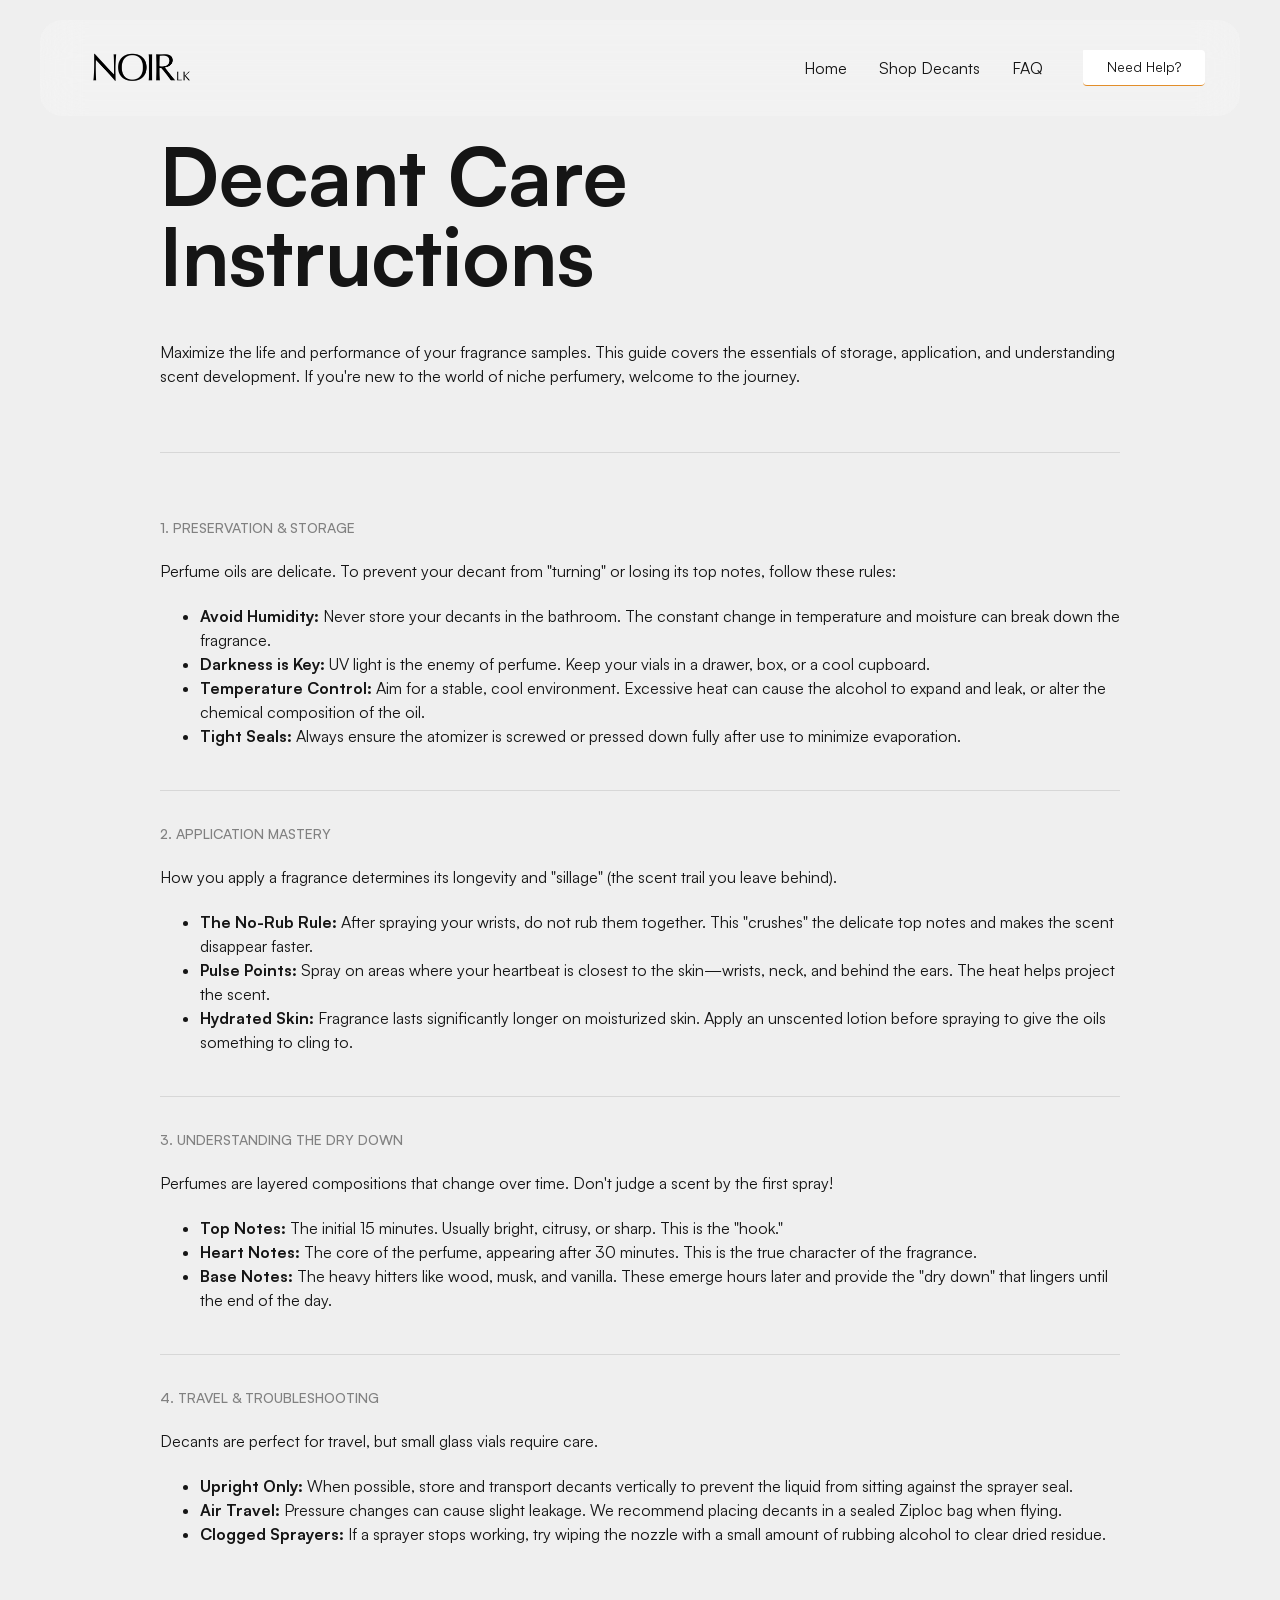
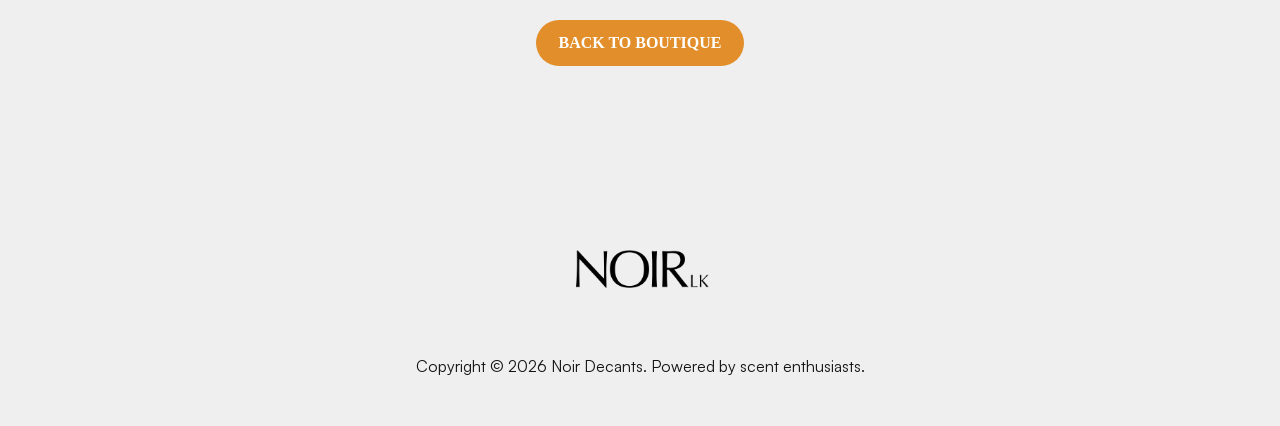
<file: other/instruction.html>
<!DOCTYPE html>
<html data-wf-page="69ae79fd73e4f31b45a3f7cb" data-wf-site="69ae79fa73e4f31b45a3f753" lang="en">

<head>
  <meta charset="utf-8">
  <title>Perfume Decant Guide - Master Your Fragrance Experience</title>
  <meta
    content="Learn how to store, apply, and preserve your perfume decants. From pulse points to evaporation prevention, this guide ensures your scents stay fresh and potent."
    name="description">
  <meta content="Perfume Decant Guide - Master Your Fragrance Experience" property="og:title">
  <meta
    content="Learn how to store, apply, and preserve your perfume decants. From pulse points to evaporation prevention, this guide ensures your scents stay fresh and potent."
    property="og:description">
  <meta
    content="https://cdn.prod.website-files.com/66ec6afe3cc26899cbbb300a/66eef805cadb8c125e36ce84_Opengraph%20SpaceKit.jpg"
    property="og:image">
  <meta content="summary_large_image" name="twitter:card">
  <meta content="width=device-width, initial-scale=1" name="viewport">
  <meta content="Webflow" name="generator">
  <link href="../css/normalize.css" rel="stylesheet" type="text/css">
  <link href="../css/webflow.css" rel="stylesheet" type="text/css">
  <link href="../css/noir-ultra-awesome-site.webflow.css" rel="stylesheet" type="text/css">
  <script
    type="text/javascript">!function (o, c) { var n = c.documentElement, t = " w-mod-"; n.className += t + "js", ("ontouchstart" in o || o.DocumentTouch && c instanceof DocumentTouch) && (n.className += t + "touch") }(window, document);</script>
  <link href="../images/favicon.jpg" rel="shortcut icon" type="image/x-icon">
  <link href="../images/webclip.jpg" rel="apple-touch-icon">
</head>

<body>
  <div data-animation="default" data-collapse="medium" data-duration="400" data-easing="ease" data-easing2="ease"
    role="banner" class="navbar w-nav">
    <div class="padding-global">
      <div data-w-id="f9581d51-d09d-0761-a4c6-2b5106d5820a" class="container w-container">
        <div class="navbar-component">
          <a href="../index.html" class="brand w-nav-brand"><img height="Auto" alt="Noir Logo"
              src="../images/Noir_logo.png" loading="lazy" class="logo-navbar"></a>
          <div class="right-navbar-content">
            <nav role="navigation" class="nav-menu w-nav-menu">
              <a href="../index.html" class="nav-link w-inline-block">
                <div>Home</div>
              </a>
              <a href="../products.html" class="nav-link w-inline-block">
                <div>Shop Decants</div>
              </a>
              <a href="../faq.html" class="nav-link w-inline-block">
                <div>FAQ</div>
              </a>
              <div class="button-border">
                <a href="../contact.html" class="button-navbar margin-left w-inline-block">
                  <div class="text-size-small">Need Help?</div>
                </a>
              </div>
            </nav>
          </div>
        </div>
      </div>
    </div>
  </div>
  <section>
    <div class="padding-global">
      <div class="w-layout-blockcontainer container small w-container">
        <div class="align-middle">
          <div class="instruction-content-wrapper">
            <div class="instruction-heading">
              <div class="max-width-50ch">
                <div class="heading-2-instruction text-weight-bold">Decant Care Instructions</div>
              </div>
              <div class="margin-top-description">
                <div>Maximize the life and performance of your fragrance samples. This guide covers the essentials of
                  storage, application, and understanding scent development. If you're new to the world of niche
                  perfumery, welcome to the journey.</div>
              </div>
            </div>
            <div class="divider-line-instructions"></div>
            <div class="instructions-wrapper">

              <div class="instructions">
                <div class="opacity-50">
                  <div class="text-size-small text-weight-medium caps">1. Preservation & Storage</div>
                </div>
                <div>Perfume oils are delicate. To prevent your decant from "turning" or losing its top notes, follow
                  these rules:</div>
                <ul role="list">
                  <li><strong>Avoid Humidity:</strong> Never store your decants in the bathroom. The constant change in
                    temperature and moisture can break down the fragrance.</li>
                  <li><strong>Darkness is Key:</strong> UV light is the enemy of perfume. Keep your vials in a drawer,
                    box, or a cool cupboard.</li>
                  <li><strong>Temperature Control:</strong> Aim for a stable, cool environment. Excessive heat can cause
                    the alcohol to expand and leak, or alter the chemical composition of the oil.</li>
                  <li><strong>Tight Seals:</strong> Always ensure the atomizer is screwed or pressed down fully after
                    use to minimize evaporation.</li>
                </ul>
              </div>

              <div class="divider-line-instructions"></div>

              <div class="instructions">
                <div class="opacity-50">
                  <div class="text-size-small text-weight-medium caps">2. Application Mastery</div>
                </div>
                <div>How you apply a fragrance determines its longevity and "sillage" (the scent trail you leave
                  behind).</div>
                <ul role="list">
                  <li><strong>The No-Rub Rule:</strong> After spraying your wrists, do not rub them together. This
                    "crushes" the delicate top notes and makes the scent disappear faster.</li>
                  <li><strong>Pulse Points:</strong> Spray on areas where your heartbeat is closest to the skin—wrists,
                    neck, and behind the ears. The heat helps project the scent.</li>
                  <li><strong>Hydrated Skin:</strong> Fragrance lasts significantly longer on moisturized skin. Apply an
                    unscented lotion before spraying to give the oils something to cling to.</li>
                </ul>
              </div>

              <div class="divider-line-instructions"></div>

              <div class="instructions">
                <div class="opacity-50">
                  <div class="text-size-small text-weight-medium caps">3. Understanding the Dry Down</div>
                </div>
                <div>Perfumes are layered compositions that change over time. Don't judge a scent by the first spray!
                </div>
                <ul role="list">
                  <li><strong>Top Notes:</strong> The initial 15 minutes. Usually bright, citrusy, or sharp. This is the
                    "hook."</li>
                  <li><strong>Heart Notes:</strong> The core of the perfume, appearing after 30 minutes. This is the
                    true character of the fragrance.</li>
                  <li><strong>Base Notes:</strong> The heavy hitters like wood, musk, and vanilla. These emerge hours
                    later and provide the "dry down" that lingers until the end of the day.</li>
                </ul>
              </div>

              <div class="divider-line-instructions"></div>

              <div class="instructions">
                <div class="opacity-50">
                  <div class="text-size-small text-weight-medium caps">4. Travel & Troubleshooting</div>
                </div>
                <div>Decants are perfect for travel, but small glass vials require care.</div>
                <ul role="list">
                  <li><strong>Upright Only:</strong> When possible, store and transport decants vertically to prevent
                    the liquid from sitting against the sprayer seal.</li>
                  <li><strong>Air Travel:</strong> Pressure changes can cause slight leakage. We recommend placing
                    decants in a sealed Ziploc bag when flying.</li>
                  <li><strong>Clogged Sprayers:</strong> If a sprayer stops working, try wiping the nozzle with a small
                    amount of rubbing alcohol to clear dried residue.</li>
                </ul>
              </div>

            </div>
            <div class="double-button-component">
              <a href="../index.html" class="event-button w-inline-block">
                <div class="relative">
                  <div class="caps text-weight-bold">Back to Boutique</div>
                </div>
                <div class="button-hover"></div>
              </a>
            </div>
          </div>
        </div>
      </div>
    </div>
  </section>
  <section>
    <div class="padding-global">
      <div class="w-layout-blockcontainer container w-container">
        <div class="footer-component">
          <div class="footer-heading"><img loading="lazy" src="../images/Noir_logo.png" alt="Logo" class="logo-footer">
          </div>
          <!-- <div class="w-layout-grid footer-grid">
            <div class="footer-grid-wrap">
              <div class="footer-text-size text-weight-medium">Explore</div>
              <div class="footer-links-wrapper">
                <a href="../index.html" class="footer-link">Home</a>
                <a href="../products.html" class="footer-link">All Decants</a>
              </div>
            </div>
            <div class="footer-grid-wrap">
              <div class="footer-text-size text-weight-medium">Support</div>
              <a href="../faq.html" class="footer-link">FAQ</a>
              <a href="../contact.html" class="footer-link">Shipping Info</a>
            </div>
            <div class="footer-grid-wrap">
              <div class="footer-text-size text-weight-medium">Legal</div>
              <div class="footer-links-wrapper">
                <a href="../other/license.html" class="footer-link">Terms of Service</a>
                <a href="../other/instruction.html" aria-current="page" class="footer-link w--current">Care Guide</a>
              </div>
            </div>
          </div> -->
          <div class="footer-links-wrapper">
            <div class="credits-wrapper">
              <p>Copyright © 2026 Noir Decants. Powered by scent enthusiasts.</p>
            </div>
          </div>
        </div>
      </div>
    </div>
  </section>
  <script src="https://d3e54v103j8qbb.cloudfront.net/js/jquery-3.5.1.min.dc5e7f18c8.js?site=69ae79fa73e4f31b45a3f753"
    type="text/javascript" integrity="sha256-9/aliU8dGd2tb6OSsuzixeV4y/faTqgFtohetphbbj0="
    crossorigin="anonymous"></script>
  <script src="../js/webflow.js" type="text/javascript"></script>
</body>

</html>
</file>
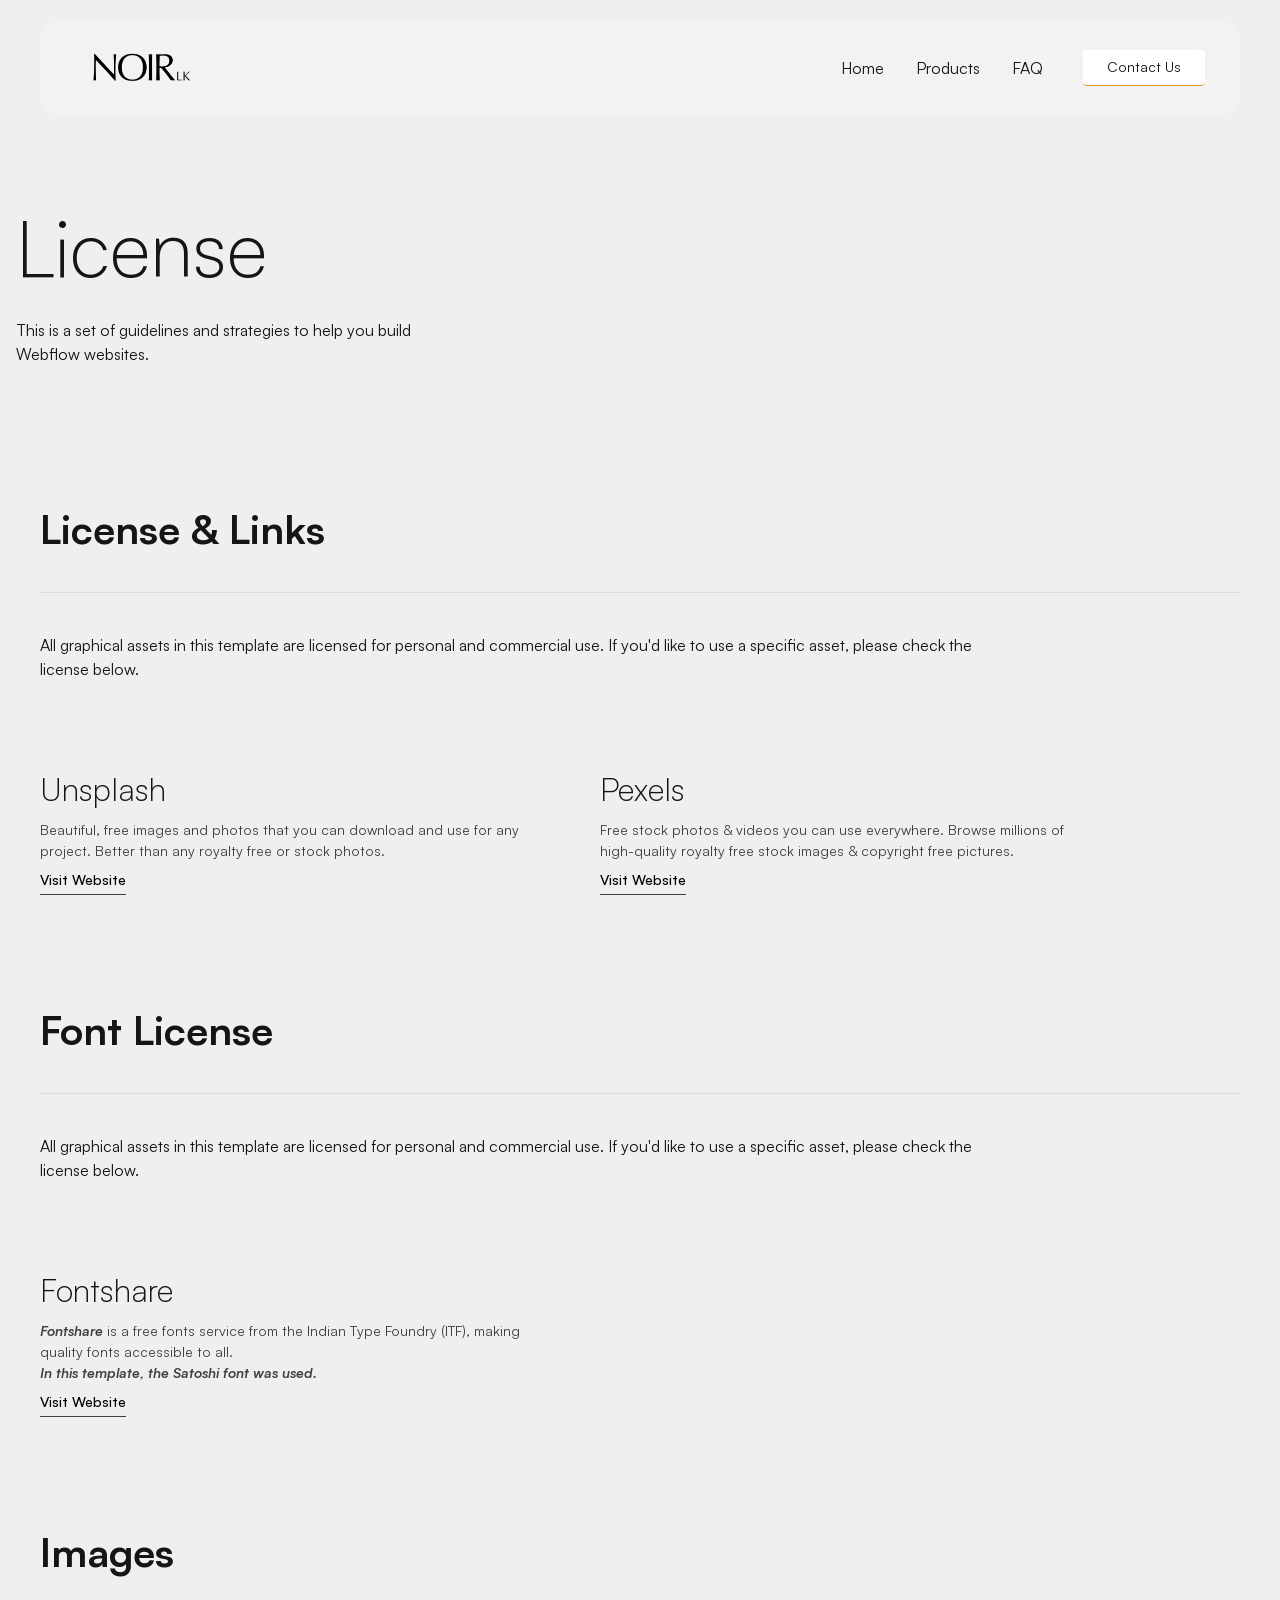
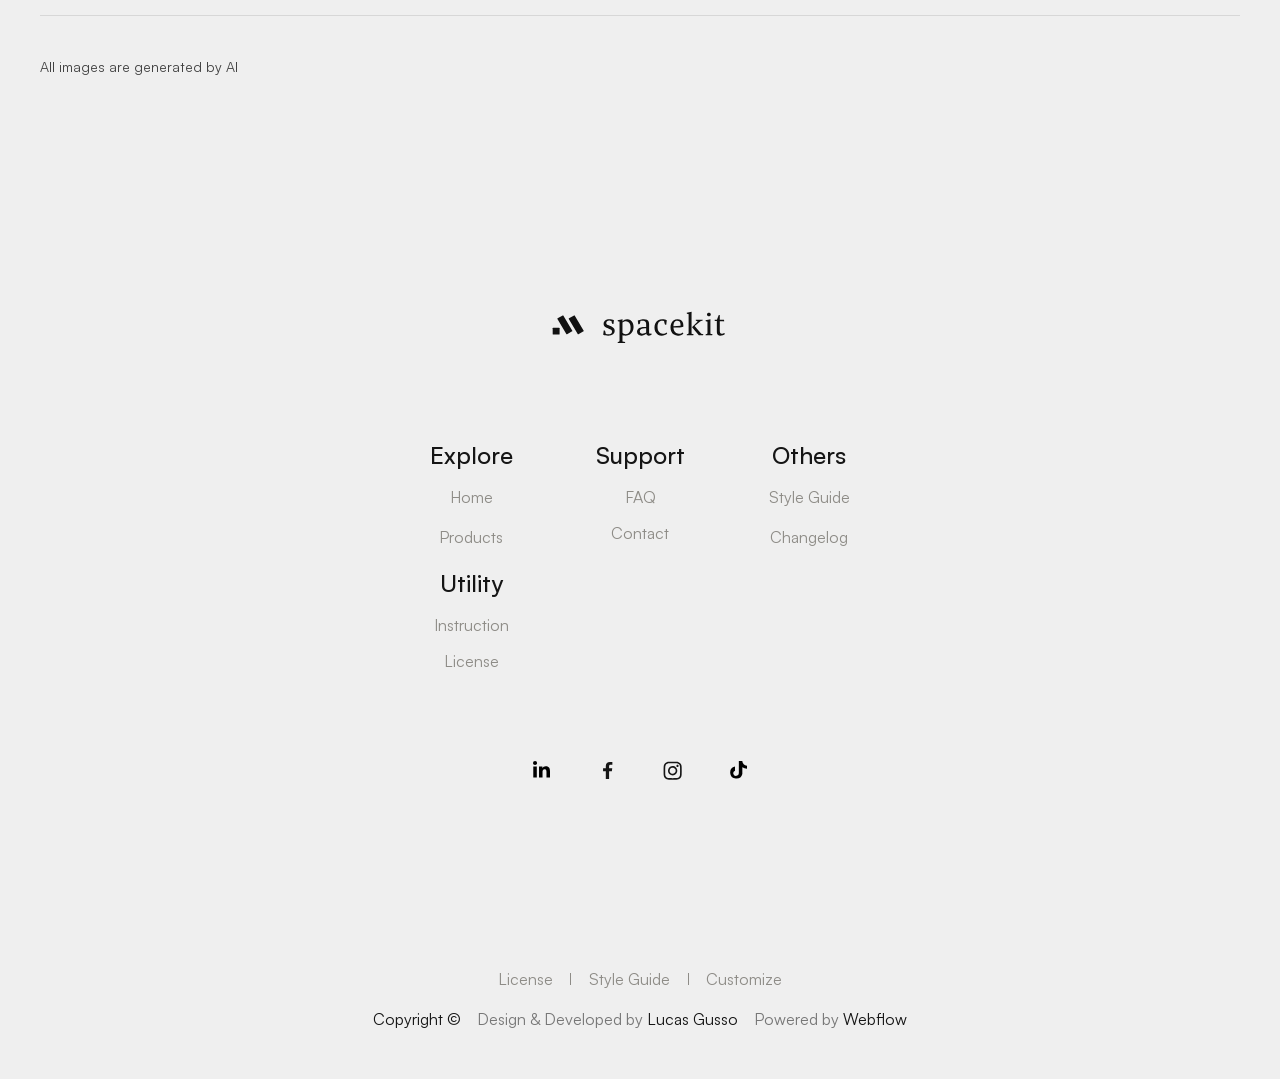
<file: other/license.html>
<!DOCTYPE html>
<!--  This site was created in Webflow. https://webflow.com  --><!--  Last Published: Mon Mar 09 2026 17:05:46 GMT+0000 (Coordinated Universal Time)  -->
<html data-wf-page="69ae79fd73e4f31b45a3f7cd" data-wf-site="69ae79fa73e4f31b45a3f753" lang="en">

<head>
  <meta charset="utf-8">
  <title>Space Kit - Webflow HTML website template</title>
  <meta
    content="Elevate Your Business with Space Kit - A Free Webflow Template. Featuring CMS functionality and sleek animations, Entropy offers customizable layouts across 12 pages. Build your digital presence with ease and engage customers in style."
    name="description">
  <meta content="Space Kit - Webflow HTML website template" property="og:title">
  <meta
    content="Elevate Your Business with Space Kit - A Free Webflow Template. Featuring CMS functionality and sleek animations, Entropy offers customizable layouts across 12 pages. Build your digital presence with ease and engage customers in style."
    property="og:description">
  <meta
    content="https://cdn.prod.website-files.com/66ec6afe3cc26899cbbb300a/66eef805cadb8c125e36ce84_Opengraph%20SpaceKit.jpg"
    property="og:image">
  <meta content="Space Kit - Webflow HTML website template" property="twitter:title">
  <meta
    content="Elevate Your Business with Space Kit - A Free Webflow Template. Featuring CMS functionality and sleek animations, Entropy offers customizable layouts across 12 pages. Build your digital presence with ease and engage customers in style."
    property="twitter:description">
  <meta
    content="https://cdn.prod.website-files.com/66ec6afe3cc26899cbbb300a/66eef805cadb8c125e36ce84_Opengraph%20SpaceKit.jpg"
    property="twitter:image">
  <meta property="og:type" content="website">
  <meta content="summary_large_image" name="twitter:card">
  <meta content="width=device-width, initial-scale=1" name="viewport">
  <meta content="Webflow" name="generator">
  <link href="../css/normalize.css" rel="stylesheet" type="text/css">
  <link href="../css/webflow.css" rel="stylesheet" type="text/css">
  <link href="../css/noir-ultra-awesome-site.webflow.css" rel="stylesheet" type="text/css">
  <script
    type="text/javascript">!function (o, c) { var n = c.documentElement, t = " w-mod-"; n.className += t + "js", ("ontouchstart" in o || o.DocumentTouch && c instanceof DocumentTouch) && (n.className += t + "touch") }(window, document);</script>
  <link href="../images/favicon.jpg" rel="shortcut icon" type="image/x-icon">
  <link href="../images/webclip.jpg" rel="apple-touch-icon">
  <meta name="robots" content="noindex">
</head>

<body>
  <div data-animation="default" data-collapse="medium" data-duration="400" data-easing="ease" data-easing2="ease"
    role="banner" class="navbar w-nav">
    <div class="padding-global">
      <div data-w-id="f9581d51-d09d-0761-a4c6-2b5106d5820a" class="container w-container">
        <div class="navbar-component">
          <a href="../index.html" data-w-id="f9581d51-d09d-0761-a4c6-2b5106d5820c" class="brand w-nav-brand"><img
              sizes="(max-width: 767px) 98vw, (max-width: 991px) 728px, 940px" height="Auto" alt=""
              src="../images/Noir_logo.png" loading="lazy"
              srcset="../images/Noir_logo.png 500w, ../images/Noir_logo.png 1000w" class="logo-navbar"></a>
          <div class="right-navbar-content">
            <div class="nav-menu-wrap">
              <div class="menu-button w-nav-button">
                <div class="menu-icon w-icon-nav-menu"></div>
              </div>
            </div>
            <nav role="navigation" class="nav-menu w-nav-menu">
              <a href="../index.html" class="nav-link w-inline-block">
                <div>Home</div>
              </a>
              <a href="../products.html" class="nav-link w-inline-block">
                <div>Products</div>
              </a>
              <a href="../faq.html" class="nav-link w-inline-block">
                <div>FAQ</div>
              </a>
              <div class="button-border">
                <a href="../contact.html" class="button-navbar margin-left w-inline-block">
                  <div class="text-size-small">Contact Us</div>
                </a>
              </div>
            </nav>
          </div>
        </div>
      </div>
    </div>
    <div class="overlay-navbar"></div>
  </div>
  <header class="style-guide-hero">
    <div class="padding-global small">
      <div class="w-layout-blockcontainer container w-container">
        <div class="hero-changelog-wrapper">
          <h1 class="style-guide-heading mobile">License</h1>
          <div class="text-box">
            <p>This is a set of guidelines and strategies to help you build Webflow websites.</p>
          </div>
        </div>
      </div>
    </div>
  </header>
  <section class="section-style-guide">
    <div class="padding-global">
      <div class="container w-container">
        <div class="w-layout-grid license-component">
          <div class="style-guide-header">
            <h2 class="heading-6">License &amp; Links</h2>
            <div id="w-node-_11830304-ed83-c247-8dbe-1f93339a1055-45a3f7cd" class="divider-line"></div>
            <div class="text-box large">
              <p>All graphical assets in this template are licensed for personal and commercial use. If you&#x27;d like
                to use a specific asset, please check the license below.</p>
            </div>
          </div>
          <div class="style-guide-content">
            <div class="license-content">
              <div class="typography-wrapper">
                <div class="typography-content">
                  <div class="text-size-huge">Unsplash</div>
                  <div class="opacity-85">
                    <p class="text-size-small">Beautiful, free images and photos that you can download and use for any
                      project. Better than any royalty free or stock photos.</p>
                  </div>
                  <a href="#" target="_blank" class="style-guide-button w-inline-block">
                    <div class="text-size-small text-weight-medium">Visit Website</div>
                    <div class="button-line"></div>
                  </a>
                </div>
              </div>
              <div class="typography-wrapper">
                <div class="typography-content">
                  <div class="text-size-huge">Pexels</div>
                  <div class="opacity-85">
                    <p class="text-size-small">Free stock photos &amp; videos you can use everywhere. Browse millions of
                      high-quality royalty free stock images &amp; copyright free pictures.</p>
                  </div>
                  <a href="#" target="_blank" class="style-guide-button w-inline-block">
                    <div class="text-size-small text-weight-medium">Visit Website</div>
                    <div class="button-line"></div>
                  </a>
                </div>
              </div>
            </div>
          </div>
          <div class="style-guide-header">
            <h2 class="heading-6">Font License</h2>
            <div id="w-node-_11830304-ed83-c247-8dbe-1f93339a1075-45a3f7cd" class="divider-line"></div>
            <div class="text-box large">
              <p>All graphical assets in this template are licensed for personal and commercial use. If you&#x27;d like
                to use a specific asset, please check the license below.</p>
            </div>
          </div>
          <div id="typography" class="style-guide-content w-node-_11830304-ed83-c247-8dbe-1f93339a1079-45a3f7cd">
            <div class="license-content">
              <div class="typography-wrapper">
                <div class="typography-content">
                  <div class="text-size-huge">Fontshare</div>
                  <div class="opacity-85">
                    <p class="text-size-small"><strong><em>Fontshare</em></strong> is a free fonts service from the
                      Indian Type Foundry (ITF), making quality fonts accessible to all.</p>
                    <p class="text-size-small"><strong><em>In this template, the Satoshi font was used.</em></strong>
                    </p>
                  </div>
                  <a href="#" target="_blank"
                    class="style-guide-button w-inline-block">
                    <div class="text-size-small text-weight-medium">Visit Website</div>
                    <div class="button-line"></div>
                  </a>
                </div>
              </div>
            </div>
          </div>
          <div class="style-guide-header">
            <h2 class="heading-6">Images</h2>
            <div id="w-node-_11830304-ed83-c247-8dbe-1f93339a108e-45a3f7cd" class="divider-line-instructions"></div>
            <div class="opacity-85">
              <div class="text-size-small">All images are generated by AI</div>
            </div>
          </div>
        </div>
      </div>
    </div>
  </section>
  <section>
    <div class="padding-global">
      <div class="w-layout-blockcontainer container w-container">
        <div class="footer-component">
          <div data-w-id="840cf11d-6f08-20b7-2ae0-7b73f27382ee" class="footer-heading"><img loading="lazy"
              src="../images/Logo-Spacekit.svg" alt="Logo" class="logo-footer"></div>
          <div data-w-id="840cf11d-6f08-20b7-2ae0-7b73f27382f0" class="w-layout-grid footer-grid">
            <div class="footer-grid-wrap">
              <div class="footer-text-size text-weight-medium">Explore</div>
              <div class="footer-links-wrapper">
                <a href="../index.html" class="footer-link">Home</a>
                <a href="../products.html" class="footer-link">Products</a>
              </div>
            </div>
            <div class="footer-grid-wrap">
              <div class="footer-text-size text-weight-medium">Support</div>
              <a href="../faq.html" class="footer-link">FAQ</a>
              <a href="../contact.html" class="footer-link">Contact</a>
            </div>
            <div class="footer-grid-wrap">
              <div class="footer-text-size text-weight-medium">Others</div>
              <div class="footer-links-wrapper">
                <a href="../other/style-guide.html" class="footer-link">Style Guide</a>
                <a href="../other/changelog.html" class="footer-link">Changelog</a>
              </div>
            </div>
            <div class="footer-grid-wrap">
              <div class="footer-text-size text-weight-medium">Utility</div>
              <a href="../other/instruction.html" class="footer-link">Instruction</a>
              <a href="../other/license.html" aria-current="page" class="footer-link w--current">License</a>
            </div>
          </div>
          <div data-w-id="840cf11d-6f08-20b7-2ae0-7b73f2738313" class="footer-social-wrapper">
            <a href="#" class="footer-social w-inline-block"><img
                loading="lazy" src="../images/logo-linkedin.svg" alt="Logo" class="icon-embed"></a>
            <a href="#" class="footer-social w-inline-block"><img loading="lazy"
                src="../images/logo-fb-simple-2.svg" alt="Logo" class="icon-embed"></a>
            <a href="#" class="footer-social w-inline-block"><img
                loading="lazy" src="../images/logo-instagram-1.svg" alt="Logo" class="icon-embed"></a>
            <a href="#" class="footer-social w-inline-block"><img loading="lazy"
                src="../images/logo-tiktok.svg" alt="Logo" class="icon-embed"></a>
          </div>
          <div data-w-id="840cf11d-6f08-20b7-2ae0-7b73f273831c" class="footer-links-wrapper">
            <div class="footer-links">
              <a href="../other/license.html" aria-current="page" class="footer-link w--current">License</a>
              <div class="vertical-line"></div>
              <a href="../other/style-guide.html" class="footer-link">Style Guide</a>
              <div class="vertical-line"></div>
              <a href="#" class="footer-link">Customize</a>
            </div>
            <div class="credits-wrapper">
              <p>Copyright ©</p>
              <a href="#" target="_blank"
                class="credits w-inline-block">
                <p class="paragraph">Design &amp; Developed by <span class="text-color-black">Lucas Gusso</span></p>
              </a>
              <a href="#" target="_blank" class="credits w-inline-block">
                <p class="paragraph">Powered by <span class="text-color-black">Webflow</span></p>
              </a>
            </div>
          </div>
        </div>
      </div>
    </div>
  </section>
  <script src="https://d3e54v103j8qbb.cloudfront.net/js/jquery-3.5.1.min.dc5e7f18c8.js?site=69ae79fa73e4f31b45a3f753"
    type="text/javascript" integrity="sha256-9/aliU8dGd2tb6OSsuzixeV4y/faTqgFtohetphbbj0="
    crossorigin="anonymous"></script>
  <script src="../js/webflow.js" type="text/javascript"></script>
</body>

</html>
</file>
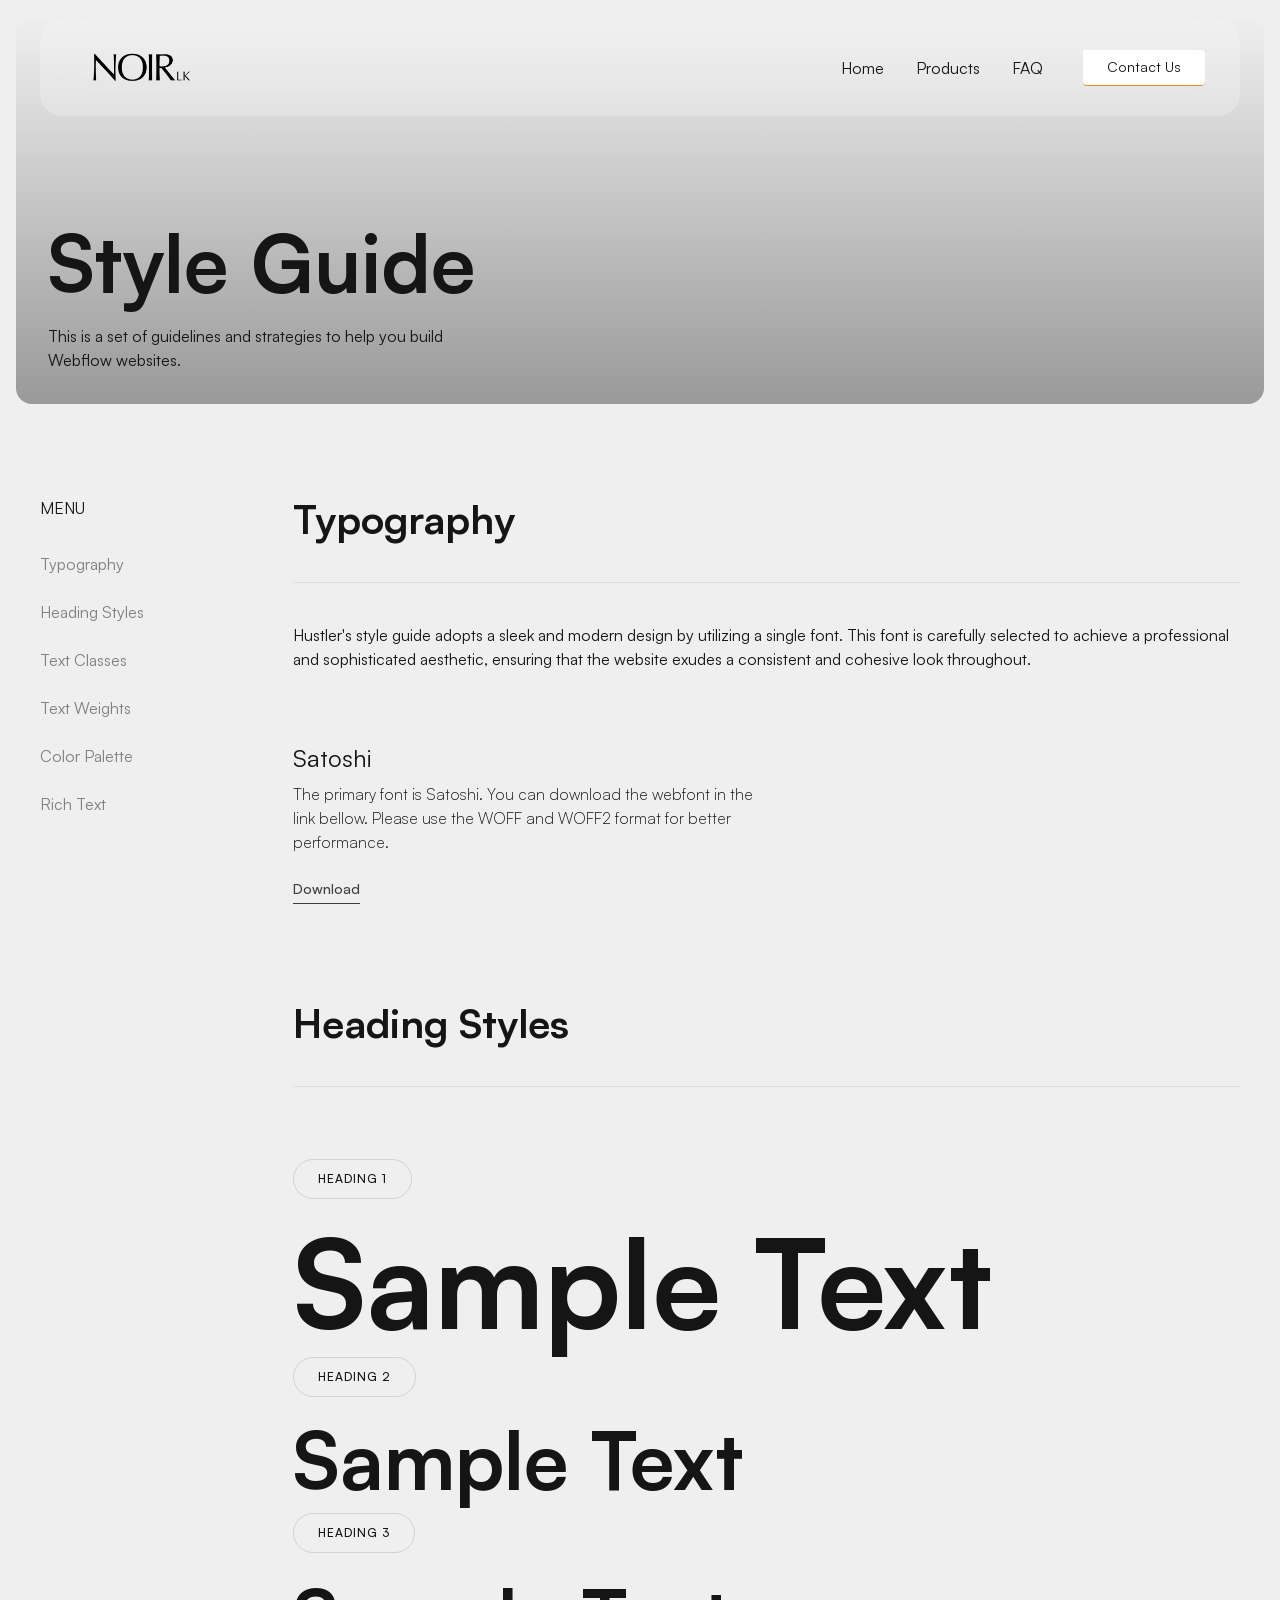
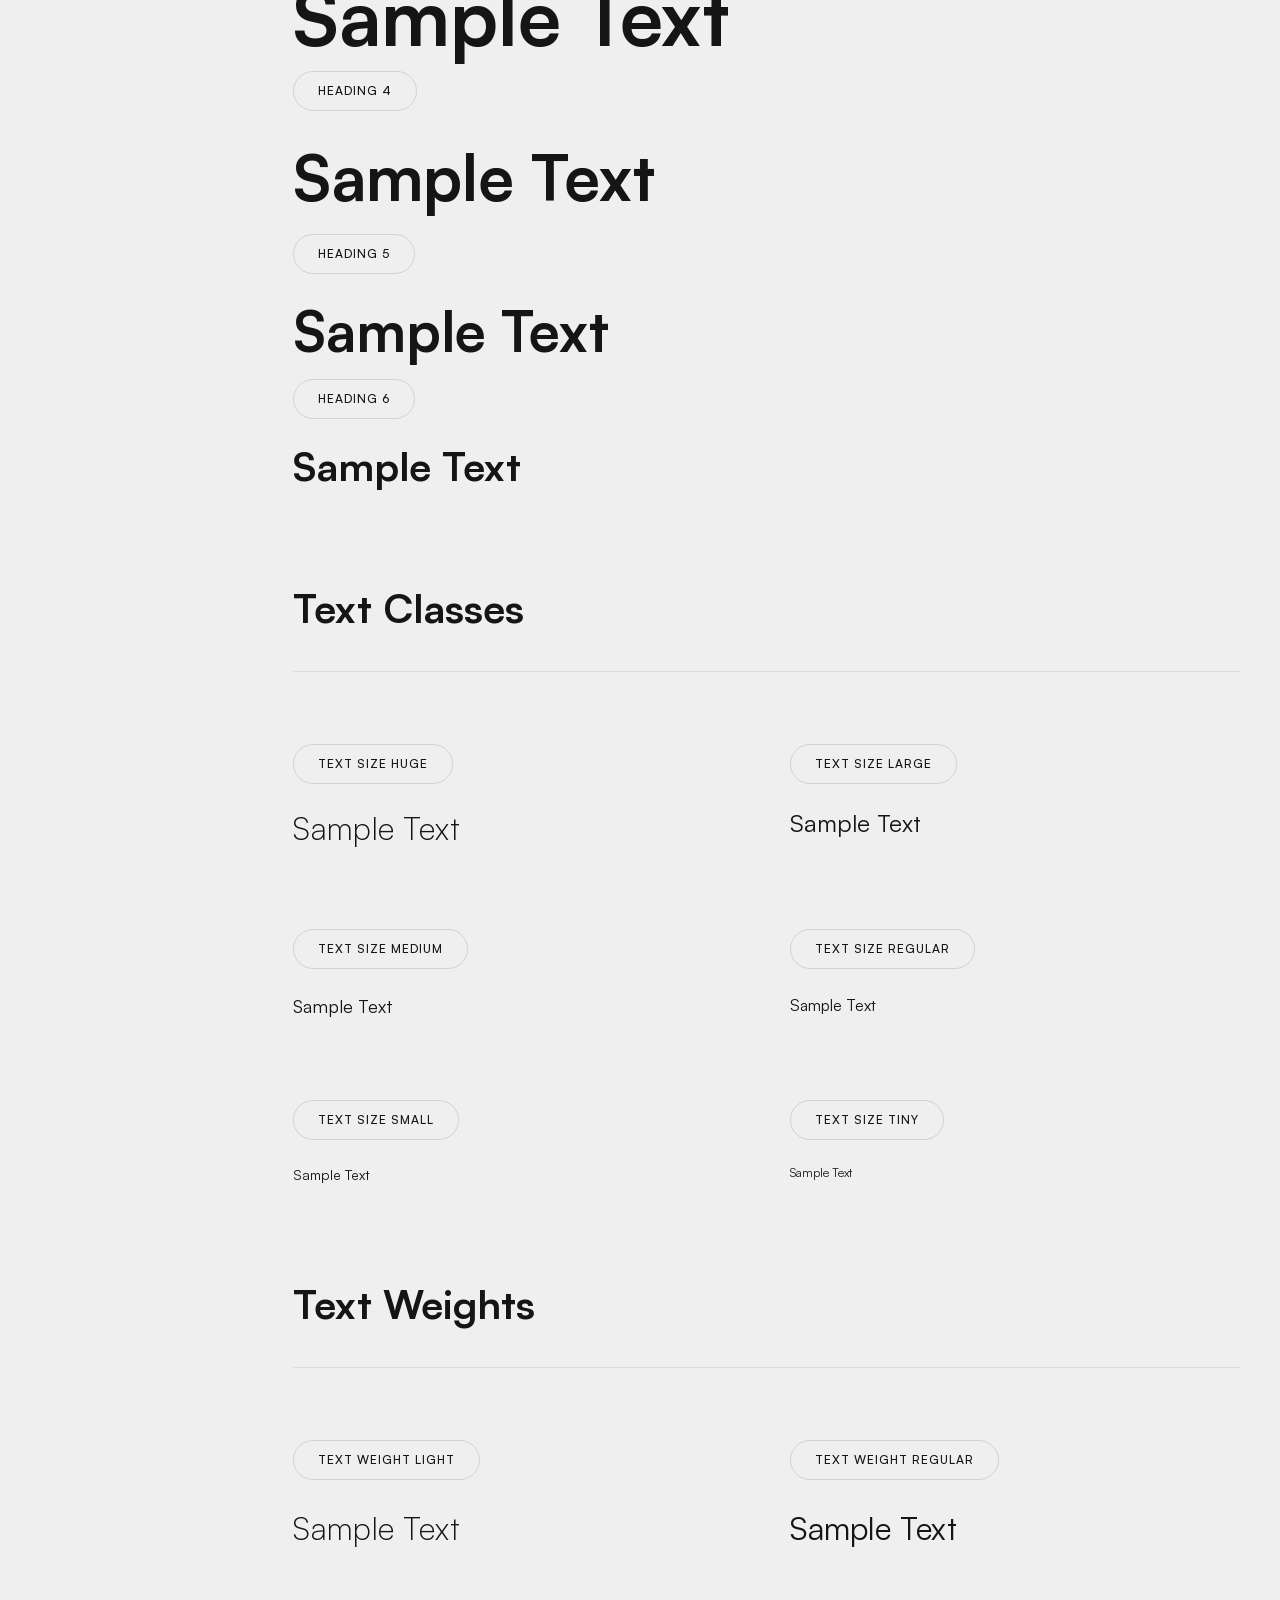
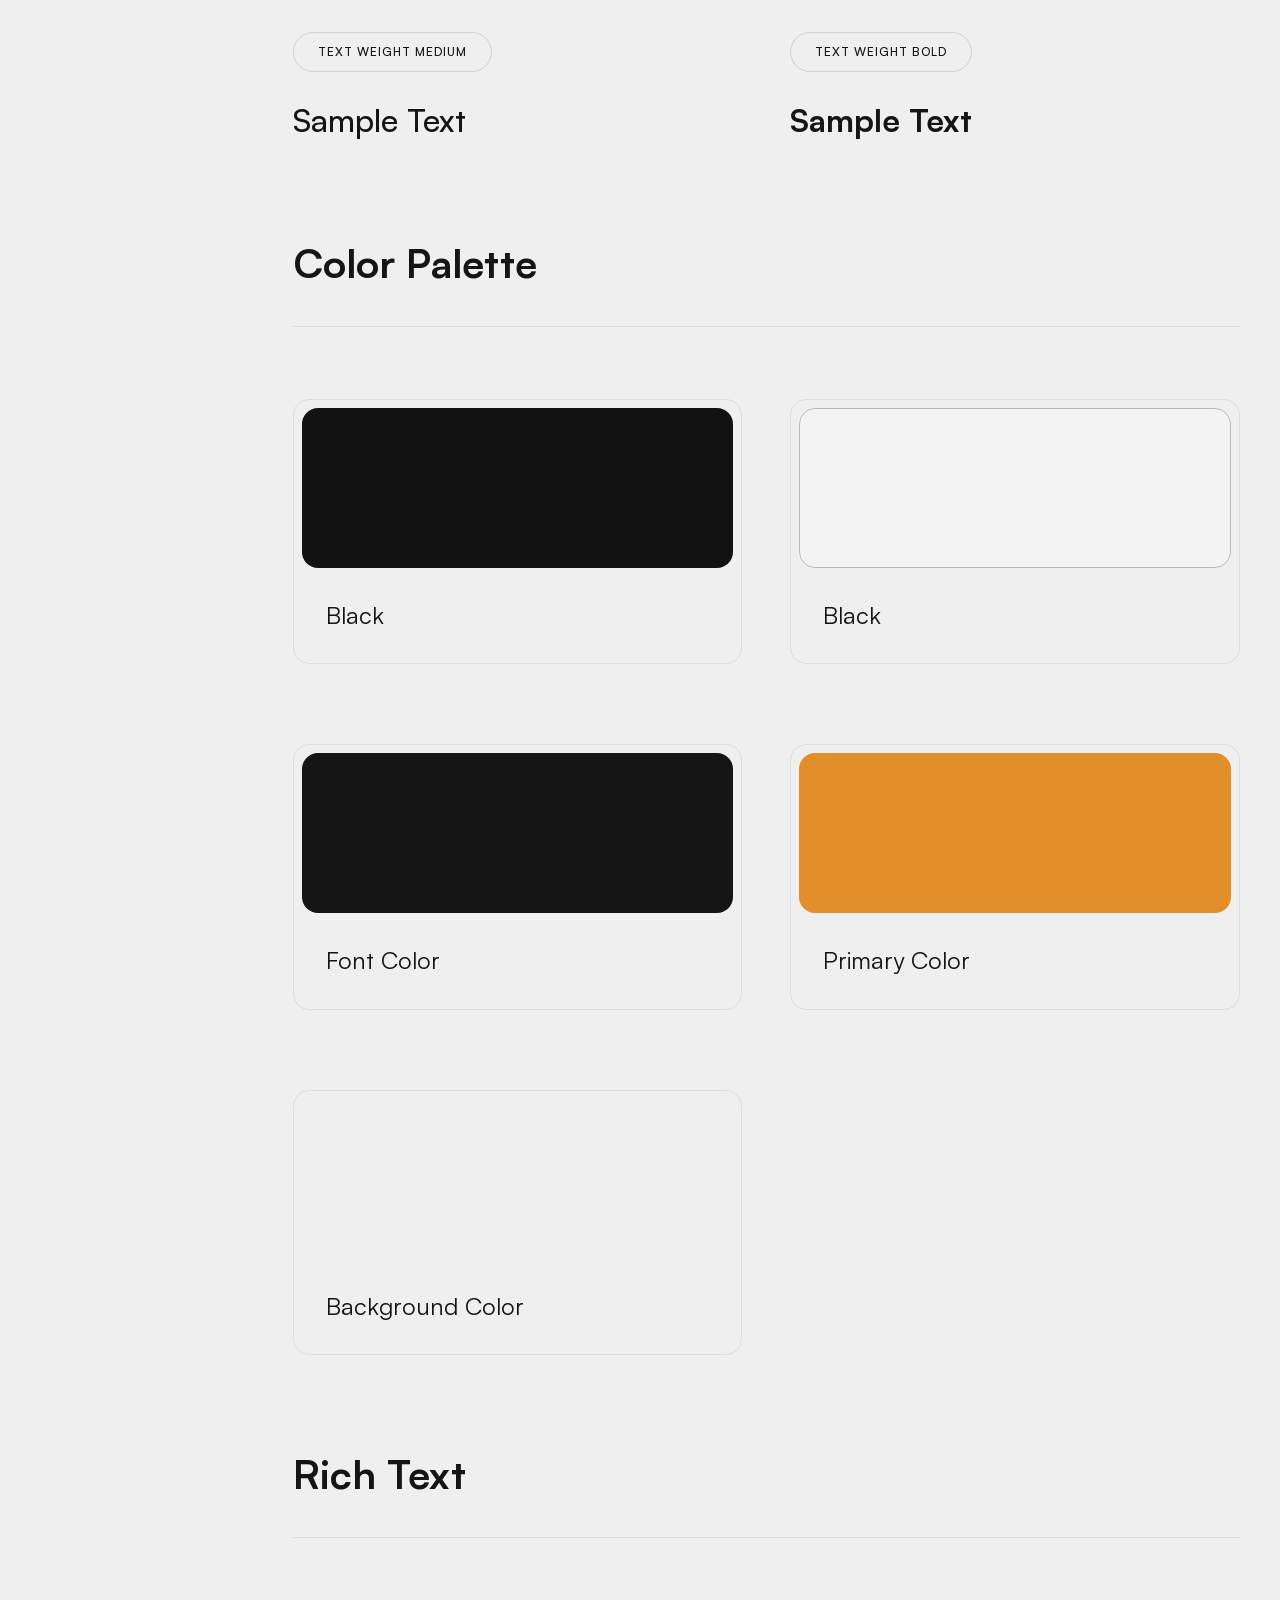
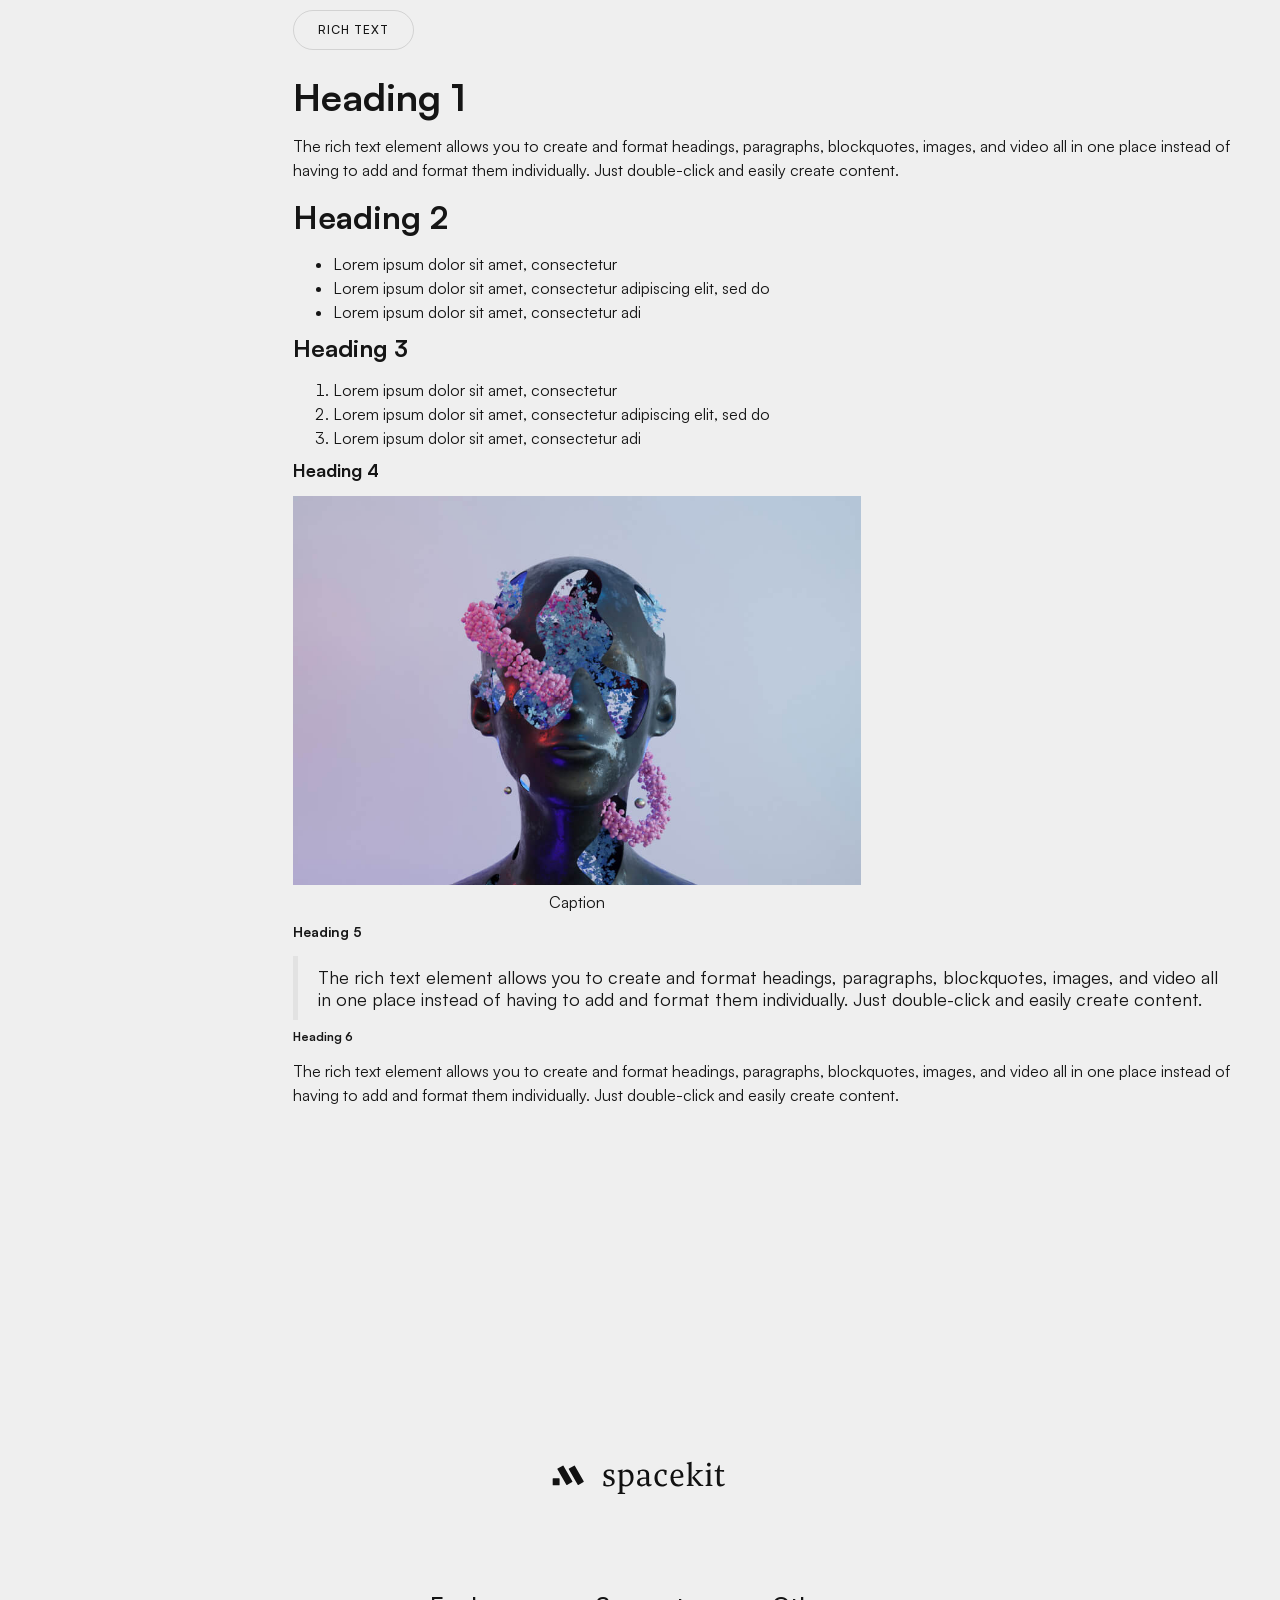
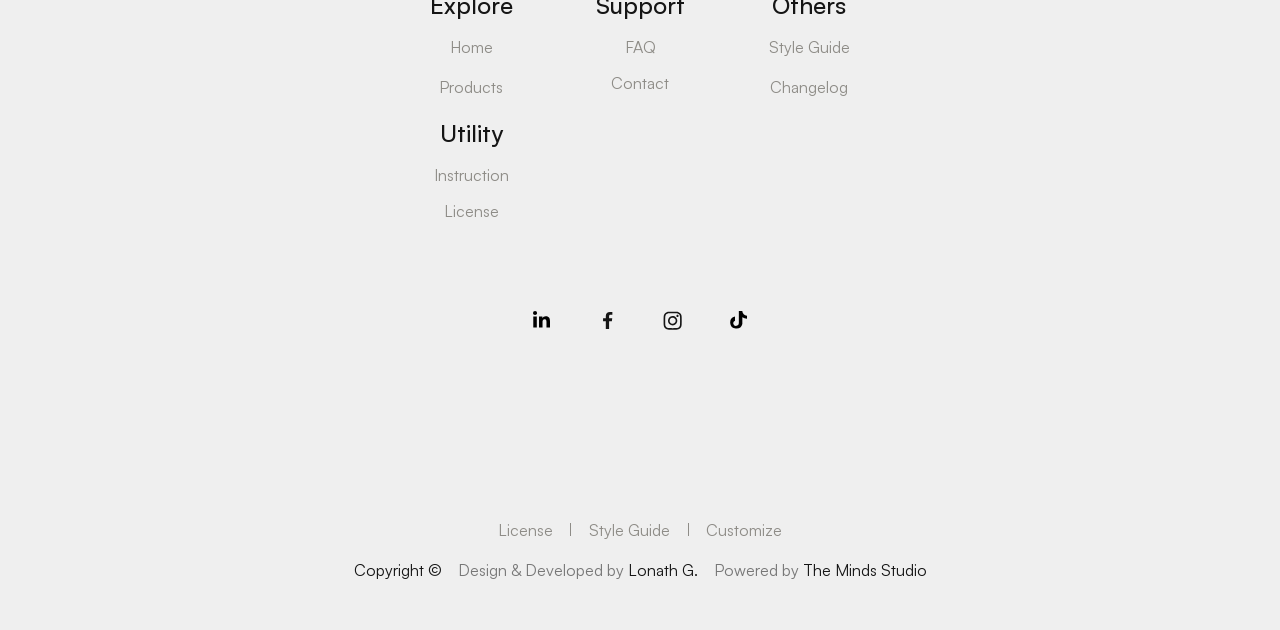
<file: other/style-guide.html>
<!DOCTYPE html>
<!--  This site was created in Webflow. https://webflow.com  --><!--  Last Published: Mon Mar 09 2026 17:05:46 GMT+0000 (Coordinated Universal Time)  -->
<html data-wf-page="69ae79fd73e4f31b45a3f7c4" data-wf-site="69ae79fa73e4f31b45a3f753" lang="en">

<head>
  <meta charset="utf-8">
  <title>Space Kit - Webflow HTML website template</title>
  <meta
    content="Elevate Your Business with Space Kit - A Free Webflow Template. Featuring CMS functionality and sleek animations, Entropy offers customizable layouts across 12 pages. Build your digital presence with ease and engage customers in style."
    name="description">
  <meta content="Space Kit - Webflow HTML website template" property="og:title">
  <meta
    content="Elevate Your Business with Space Kit - A Free Webflow Template. Featuring CMS functionality and sleek animations, Entropy offers customizable layouts across 12 pages. Build your digital presence with ease and engage customers in style."
    property="og:description">
  <meta
    content="https://cdn.prod.website-files.com/66ec6afe3cc26899cbbb300a/66eef805cadb8c125e36ce84_Opengraph%20SpaceKit.jpg"
    property="og:image">
  <meta content="Space Kit - Webflow HTML website template" property="twitter:title">
  <meta
    content="Elevate Your Business with Space Kit - A Free Webflow Template. Featuring CMS functionality and sleek animations, Entropy offers customizable layouts across 12 pages. Build your digital presence with ease and engage customers in style."
    property="twitter:description">
  <meta
    content="https://cdn.prod.website-files.com/66ec6afe3cc26899cbbb300a/66eef805cadb8c125e36ce84_Opengraph%20SpaceKit.jpg"
    property="twitter:image">
  <meta property="og:type" content="website">
  <meta content="summary_large_image" name="twitter:card">
  <meta content="width=device-width, initial-scale=1" name="viewport">
  <meta content="Webflow" name="generator">
  <link href="../css/normalize.css" rel="stylesheet" type="text/css">
  <link href="../css/webflow.css" rel="stylesheet" type="text/css">
  <link href="../css/noir-ultra-awesome-site.webflow.css" rel="stylesheet" type="text/css">
  <script
    type="text/javascript">!function (o, c) { var n = c.documentElement, t = " w-mod-"; n.className += t + "js", ("ontouchstart" in o || o.DocumentTouch && c instanceof DocumentTouch) && (n.className += t + "touch") }(window, document);</script>
  <link href="../images/favicon.jpg" rel="shortcut icon" type="image/x-icon">
  <link href="../images/webclip.jpg" rel="apple-touch-icon">
</head>

<body>
  <div data-animation="default" data-collapse="medium" data-duration="400" data-easing="ease" data-easing2="ease"
    role="banner" class="navbar w-nav">
    <div class="padding-global">
      <div data-w-id="f9581d51-d09d-0761-a4c6-2b5106d5820a" class="container w-container">
        <div class="navbar-component">
          <a href="../index.html" data-w-id="f9581d51-d09d-0761-a4c6-2b5106d5820c" class="brand w-nav-brand"><img
              sizes="(max-width: 767px) 98vw, (max-width: 991px) 728px, 940px" height="Auto" alt=""
              src="../images/Noir_logo.png" loading="lazy"
              srcset="../images/Noir_logo.png 500w, ../images/Noir_logo.png 1000w" class="logo-navbar"></a>
          <div class="right-navbar-content">
            <div class="nav-menu-wrap">
              <div class="menu-button w-nav-button">
                <div class="menu-icon w-icon-nav-menu"></div>
              </div>
            </div>
            <nav role="navigation" class="nav-menu w-nav-menu">
              <a href="../index.html" class="nav-link w-inline-block">
                <div>Home</div>
              </a>
              <a href="../products.html" class="nav-link w-inline-block">
                <div>Products</div>
              </a>
              <a href="../faq.html" class="nav-link w-inline-block">
                <div>FAQ</div>
              </a>
              <div class="button-border">
                <a href="../contact.html" class="button-navbar margin-left w-inline-block">
                  <div class="text-size-small">Contact Us</div>
                </a>
              </div>
            </nav>
          </div>
        </div>
      </div>
    </div>
    <div class="overlay-navbar"></div>
  </div>
  <header class="hero-template">
    <div class="padding-global small">
      <div class="hero-style-guide-wrapper">
        <div class="container w-container">
          <div class="hero-style-guide-content">
            <h1 class="heading-2 text-color-black">Style Guide</h1>
            <div class="text-box">
              <p class="text-size-regular text-color-black">This is a set of guidelines and strategies to help you build
                Webflow websites.</p>
            </div>
          </div>
        </div>
      </div>
    </div>
  </header>
  <section class="section-style-guide">
    <div class="padding-global">
      <div class="container w-container">
        <div class="w-layout-grid style-guide-component">
          <div id="w-node-_8c01f6eb-49bb-f352-b9dd-b9afe37ee4af-45a3f7c4" class="style-guide-menu-wrapper">
            <div class="sticky-menu">
              <div class="text-size-xsmall text-style-caps">Menu</div>
              <div class="style-guide-menu">
                <a href="#typography" class="style-guide-menu-links w-inline-block">
                  <div class="text-size-regular">Typography</div>
                </a>
                <a href="#Heading-styles" class="style-guide-menu-links w-inline-block">
                  <div class="text-size-regular">Heading Styles</div>
                </a>
                <a href="#text-classes" class="style-guide-menu-links w-inline-block">
                  <div class="text-size-regular">Text Classes</div>
                </a>
                <a href="#text-weights" class="style-guide-menu-links w-inline-block">
                  <div class="text-size-regular">Text Weights</div>
                </a>
                <a href="#colors" class="style-guide-menu-links w-inline-block">
                  <div class="text-size-regular">Color Palette</div>
                </a>
                <a href="#heading" class="style-guide-menu-links w-inline-block">
                  <div class="text-size-regular">Rich Text</div>
                </a>
              </div>
            </div>
          </div>
          <div id="w-node-_8c01f6eb-49bb-f352-b9dd-b9afe37ee4c3-45a3f7c4" class="style-guide-content-wrapper">
            <div id="typography" class="style-guide-content">
              <div class="style-guide-header">
                <h2 class="heading-6">Typography</h2>
                <div id="w-node-_8c01f6eb-49bb-f352-b9dd-b9afe37ee4c8-45a3f7c4" class="divider-line"></div>
                <div class="text-box large">
                  <p class="text-size-xsmall text-color-grey">Hustler&#x27;s style guide adopts a sleek and modern
                    design by utilizing a single font. This font is carefully selected to achieve a professional and
                    sophisticated aesthetic, ensuring that the website exudes a consistent and cohesive look throughout.
                  </p>
                </div>
              </div>
              <div class="style-gudie-content horizontal">
                <div class="typography-wrapper">
                  <div class="typography-content">
                    <div class="text-size-large">Satoshi</div>
                    <p class="text-size-xsmall text-weight-light text-color-grey">The primary font is Satoshi. You can
                      download the webfont in the link bellow. Please use the WOFF and WOFF2 format for better
                      performance.</p>
                  </div>
                  <a href="#" class="button w-inline-block">
                    <div class="button-text">
                      <div class="text-size-small text-weight-medium">Download</div>
                      <div class="button-text-absolute">
                        <div class="text-size-small">Download</div>
                      </div>
                    </div>
                    <div class="button-line"></div>
                  </a>
                </div>
              </div>
            </div>
            <div id="Heading-styles" class="style-guide-content">
              <div class="style-guide-header">
                <h2 class="heading-6">Heading Styles</h2>
                <div id="w-node-_8c01f6eb-49bb-f352-b9dd-b9afe37ee4df-45a3f7c4" class="divider-line"></div>
              </div>
              <div class="style-gudie-content">
                <div class="class-name-wrapper">
                  <div class="style-tag">
                    <div class="text-size-tiny">Heading 1</div>
                  </div>
                  <h1 class="heading-1">Sample Text</h1>
                </div>
                <div class="class-name-wrapper">
                  <div class="style-tag">
                    <div class="text-size-tiny">Heading 2</div>
                  </div>
                  <h2 class="heading-2">Sample Text</h2>
                </div>
                <div class="class-name-wrapper">
                  <div class="style-tag">
                    <div class="text-size-tiny">Heading 3</div>
                  </div>
                  <h3 class="heading-3">Sample Text</h3>
                </div>
                <div class="class-name-wrapper">
                  <div class="style-tag">
                    <div class="text-size-tiny">Heading 4</div>
                  </div>
                  <h4 class="heading-4">Sample Text</h4>
                </div>
                <div class="class-name-wrapper">
                  <div class="style-tag">
                    <div class="text-size-tiny">Heading 5</div>
                  </div>
                  <h5 class="heading-5">Sample Text</h5>
                </div>
                <div class="class-name-wrapper">
                  <div class="style-tag">
                    <div class="text-size-tiny">Heading 6</div>
                  </div>
                  <h6 class="heading-6">Sample Text</h6>
                </div>
              </div>
            </div>
            <div id="text-classes" class="style-guide-content">
              <div class="style-guide-header">
                <h2 class="heading-6">Text Classes</h2>
                <div id="w-node-_8c01f6eb-49bb-f352-b9dd-b9afe37ee509-45a3f7c4" class="divider-line"></div>
              </div>
              <div class="style-gudie-content grid">
                <div class="class-name-wrapper margin-bottom-0">
                  <div class="style-tag">
                    <div class="text-size-tiny">Text Size Huge</div>
                  </div>
                  <div class="text-size-huge">Sample Text</div>
                </div>
                <div class="class-name-wrapper margin-bottom-0">
                  <div class="style-tag">
                    <div class="text-size-tiny">Text Size Large</div>
                  </div>
                  <div class="text-size-large">Sample Text</div>
                </div>
                <div class="class-name-wrapper margin-bottom-0">
                  <div class="style-tag">
                    <div class="text-size-tiny">Text Size Medium</div>
                  </div>
                  <div class="text-size-medium">Sample Text</div>
                </div>
                <div class="class-name-wrapper margin-bottom-0">
                  <div class="style-tag">
                    <div class="text-size-tiny">Text Size Regular</div>
                  </div>
                  <div class="text-size-regular">Sample Text</div>
                </div>
                <div class="class-name-wrapper margin-bottom-0">
                  <div class="style-tag">
                    <div class="text-size-tiny">Text Size Small</div>
                  </div>
                  <div class="text-size-small">Sample Text</div>
                </div>
                <div class="class-name-wrapper margin-bottom-0">
                  <div class="style-tag">
                    <div class="text-size-tiny">Text Size Tiny</div>
                  </div>
                  <div class="text-size-tiny">Sample Text</div>
                </div>
              </div>
            </div>
            <div id="text-weights" class="style-guide-content">
              <div class="style-guide-header">
                <h2 class="heading-6">Text Weights</h2>
                <div id="w-node-_8c01f6eb-49bb-f352-b9dd-b9afe37ee53f-45a3f7c4" class="divider-line"></div>
              </div>
              <div class="style-gudie-content grid">
                <div class="class-name-wrapper margin-bottom-0">
                  <div class="style-tag">
                    <div class="text-size-tiny">Text Weight Light</div>
                  </div>
                  <div class="text-weight-light">Sample Text</div>
                </div>
                <div class="class-name-wrapper margin-bottom-0">
                  <div class="style-tag">
                    <div class="text-size-tiny">Text Weight Regular</div>
                  </div>
                  <div class="text-weight-regular">Sample Text</div>
                </div>
                <div class="class-name-wrapper margin-bottom-0">
                  <div class="style-tag">
                    <div class="text-size-tiny">Text Weight Medium</div>
                  </div>
                  <div class="text-weight-medium">Sample Text</div>
                </div>
                <div class="class-name-wrapper margin-bottom-0">
                  <div class="style-tag">
                    <div class="text-size-tiny">Text Weight Bold</div>
                  </div>
                  <div class="text-weight-bold">Sample Text</div>
                </div>
              </div>
            </div>
            <div id="colors" class="style-guide-content">
              <div class="style-guide-header">
                <h2 class="heading-6">Color Palette</h2>
                <div id="w-node-_8c01f6eb-49bb-f352-b9dd-b9afe37ee55d-45a3f7c4" class="divider-line"></div>
              </div>
              <div class="style-gudie-content grid">
                <div id="w-node-_8c01f6eb-49bb-f352-b9dd-b9afe37ee55f-45a3f7c4" class="color-palette-card">
                  <div class="color-palette black"></div>
                  <div class="color-palette-text">
                    <div class="text-size-large">Black</div>
                  </div>
                </div>
                <div id="w-node-_8c01f6eb-49bb-f352-b9dd-b9afe37ee564-45a3f7c4" class="color-palette-card">
                  <div class="color-palette white"></div>
                  <div class="color-palette-text">
                    <div class="text-size-large">Black</div>
                  </div>
                </div>
                <div id="w-node-_1d033a72-bfd5-f09e-8de5-139b4f643236-45a3f7c4" class="color-palette-card">
                  <div class="color-palette font-color"></div>
                  <div class="color-palette-text">
                    <div class="text-size-large">Font Color</div>
                  </div>
                </div>
                <div id="w-node-_03993e21-e067-738e-3b6b-1ee9329895a8-45a3f7c4" class="color-palette-card">
                  <div class="color-palette primary-color"></div>
                  <div class="color-palette-text">
                    <div class="text-size-large">Primary Color</div>
                  </div>
                </div>
                <div id="w-node-e2aba446-b341-f364-b7ff-109c4a3e66dd-45a3f7c4" class="color-palette-card">
                  <div class="color-palette background-color"></div>
                  <div class="color-palette-text">
                    <div class="text-size-large">Background Color</div>
                  </div>
                </div>
              </div>
            </div>
            <div id="heading" class="style-guide-content">
              <div class="style-guide-header">
                <h2 class="heading-6">Rich Text</h2>
                <div id="w-node-_8c01f6eb-49bb-f352-b9dd-b9afe37ee56d-45a3f7c4" class="divider-line"></div>
              </div>
              <div class="style-gudie-content">
                <div class="class-name-wrapper">
                  <div class="style-tag">
                    <div class="text-size-tiny">Rich Text</div>
                  </div>
                  <div class="rich-text w-richtext">
                    <h1>Heading 1</h1>
                    <p>The rich text element allows you to create and format headings, paragraphs, blockquotes, images,
                      and video all in one place instead of having to add and format them individually. Just
                      double-click and easily create content.</p>
                    <h2>Heading 2</h2>
                    <ul role="list">
                      <li>Lorem ipsum dolor sit amet, consectetur</li>
                      <li>Lorem ipsum dolor sit amet, consectetur adipiscing elit, sed do</li>
                      <li>Lorem ipsum dolor sit amet, consectetur adi</li>
                    </ul>
                    <h3>Heading 3</h3>
                    <ol start="" role="list">
                      <li>Lorem ipsum dolor sit amet, consectetur</li>
                      <li>Lorem ipsum dolor sit amet, consectetur adipiscing elit, sed do</li>
                      <li>Lorem ipsum dolor sit amet, consectetur adi</li>
                    </ol>
                    <h4>Heading 4</h4>
                    <figure class="w-richtext-align-normal w-richtext-figure-type-image">
                      <div><img src="../images/Last-Call-Image-05.jpg" loading="lazy" alt="Project Image"></div>
                      <figcaption>Caption</figcaption>
                    </figure>
                    <h5>Heading 5</h5>
                    <blockquote>The rich text element allows you to create and format headings, paragraphs, blockquotes,
                      images, and video all in one place instead of having to add and format them individually. Just
                      double-click and easily create content.</blockquote>
                    <h6>Heading 6</h6>
                    <p>The rich text element allows you to create and format headings, paragraphs, blockquotes, images,
                      and video all in one place instead of having to add and format them individually. Just
                      double-click and easily create content.</p>
                    <p>‍</p>
                    <p>‍</p>
                  </div>
                </div>
              </div>
            </div>
          </div>
        </div>
      </div>
    </div>
  </section>
  <section>
    <div class="padding-global">
      <div class="w-layout-blockcontainer container w-container">
        <div class="footer-component">
          <div data-w-id="840cf11d-6f08-20b7-2ae0-7b73f27382ee" class="footer-heading"><img loading="lazy"
              src="../images/Logo-Spacekit.svg" alt="Logo" class="logo-footer"></div>
          <div data-w-id="840cf11d-6f08-20b7-2ae0-7b73f27382f0" class="w-layout-grid footer-grid">
            <div class="footer-grid-wrap">
              <div class="footer-text-size text-weight-medium">Explore</div>
              <div class="footer-links-wrapper">
                <a href="../index.html" class="footer-link">Home</a>
                <a href="../products.html" class="footer-link">Products</a>
              </div>
            </div>
            <div class="footer-grid-wrap">
              <div class="footer-text-size text-weight-medium">Support</div>
              <a href="../faq.html" class="footer-link">FAQ</a>
              <a href="../contact.html" class="footer-link">Contact</a>
            </div>
            <div class="footer-grid-wrap">
              <div class="footer-text-size text-weight-medium">Others</div>
              <div class="footer-links-wrapper">
                <a href="../other/style-guide.html" aria-current="page" class="footer-link w--current">Style Guide</a>
                <a href="../other/changelog.html" class="footer-link">Changelog</a>
              </div>
            </div>
            <div class="footer-grid-wrap">
              <div class="footer-text-size text-weight-medium">Utility</div>
              <a href="../other/instruction.html" class="footer-link">Instruction</a>
              <a href="../other/license.html" class="footer-link">License</a>
            </div>
          </div>
          <div data-w-id="840cf11d-6f08-20b7-2ae0-7b73f2738313" class="footer-social-wrapper">
            <a href="#" class="footer-social w-inline-block"><img
                loading="lazy" src="../images/logo-linkedin.svg" alt="Logo" class="icon-embed"></a>
            <a href="#" class="footer-social w-inline-block"><img loading="lazy"
                src="../images/logo-fb-simple-2.svg" alt="Logo" class="icon-embed"></a>
            <a href="#" class="footer-social w-inline-block"><img
                loading="lazy" src="../images/logo-instagram-1.svg" alt="Logo" class="icon-embed"></a>
            <a href="#" class="footer-social w-inline-block"><img loading="lazy"
                src="../images/logo-tiktok.svg" alt="Logo" class="icon-embed"></a>
          </div>
          <div data-w-id="840cf11d-6f08-20b7-2ae0-7b73f273831c" class="footer-links-wrapper">
            <div class="footer-links">
              <a href="../other/license.html" class="footer-link">License</a>
              <div class="vertical-line"></div>
              <a href="../other/style-guide.html" aria-current="page" class="footer-link w--current">Style Guide</a>
              <div class="vertical-line"></div>
              <a href="#" class="footer-link">Customize</a>
            </div>
            <div class="credits-wrapper">
              <p>Copyright ©</p>
              <a href="#" target="_blank"
                class="credits w-inline-block">
                <p class="paragraph">Design &amp; Developed by <span class="text-color-black">Lonath G.</span></p>
              </a>
              <a href="#" target="_blank" class="credits w-inline-block">
                <p class="paragraph">Powered by <span class="text-color-black">The Minds Studio</span></p>
              </a>
            </div>
          </div>
        </div>
      </div>
    </div>
  </section>
  <script src="https://d3e54v103j8qbb.cloudfront.net/js/jquery-3.5.1.min.dc5e7f18c8.js?site=69ae79fa73e4f31b45a3f753"
    type="text/javascript" integrity="sha256-9/aliU8dGd2tb6OSsuzixeV4y/faTqgFtohetphbbj0="
    crossorigin="anonymous"></script>
  <script src="../js/webflow.js" type="text/javascript"></script>
</body>

</html>
</file>
<file: css/webflow.css>
@font-face {
  font-family: 'webflow-icons';
  src: url("[data-uri]") format('truetype');
  font-weight: normal;
  font-style: normal;
}
[class^="w-icon-"],
[class*=" w-icon-"] {
  /* use !important to prevent issues with browser extensions that change fonts */
  font-family: 'webflow-icons' !important;
  speak: none;
  font-style: normal;
  font-weight: normal;
  font-variant: normal;
  text-transform: none;
  line-height: 1;
  /* Better Font Rendering =========== */
  -webkit-font-smoothing: antialiased;
  -moz-osx-font-smoothing: grayscale;
}
.w-icon-slider-right:before {
  content: "\e600";
}
.w-icon-slider-left:before {
  content: "\e601";
}
.w-icon-nav-menu:before {
  content: "\e602";
}
.w-icon-arrow-down:before,
.w-icon-dropdown-toggle:before {
  content: "\e603";
}
.w-icon-file-upload-remove:before {
  content: "\e900";
}
.w-icon-file-upload-icon:before {
  content: "\e903";
}
* {
  -webkit-box-sizing: border-box;
  -moz-box-sizing: border-box;
  box-sizing: border-box;
}
html {
  height: 100%;
}
body {
  margin: 0;
  min-height: 100%;
  background-color: #fff;
  font-family: Arial, sans-serif;
  font-size: 14px;
  line-height: 20px;
  color: #333;
}
img {
  max-width: 100%;
  vertical-align: middle;
  display: inline-block;
}
html.w-mod-touch * {
  background-attachment: scroll !important;
}
.w-block {
  display: block;
}
.w-inline-block {
  max-width: 100%;
  display: inline-block;
}
.w-clearfix:before,
.w-clearfix:after {
  content: " ";
  display: table;
  grid-column-start: 1;
  grid-row-start: 1;
  grid-column-end: 2;
  grid-row-end: 2;
}
.w-clearfix:after {
  clear: both;
}
.w-hidden {
  display: none;
}
.w-button {
  display: inline-block;
  padding: 9px 15px;
  background-color: #3898EC;
  color: white;
  border: 0;
  line-height: inherit;
  text-decoration: none;
  cursor: pointer;
  border-radius: 0;
}
input.w-button {
  -webkit-appearance: button;
}
html[data-w-dynpage] [data-w-cloak] {
  color: transparent !important;
}
.w-code-block {
  margin: unset;
}
pre.w-code-block code {
  all: inherit;
}
.w-optimization {
  display: contents;
}
.w-webflow-badge,
.w-webflow-badge > img {
  box-sizing: unset;
  width: unset;
  height: unset;
  max-height: unset;
  max-width: unset;
  min-height: unset;
  min-width: unset;
  margin: unset;
  padding: unset;
  float: unset;
  clear: unset;
  border: unset;
  border-radius: unset;
  background: unset;
  background-image: unset;
  background-position: unset;
  background-size: unset;
  background-repeat: unset;
  background-origin: unset;
  background-clip: unset;
  background-attachment: unset;
  background-color: unset;
  box-shadow: unset;
  transform: unset;
  transition: unset;
  direction: unset;
  font-family: unset;
  font-weight: unset;
  color: unset;
  font-size: unset;
  line-height: unset;
  font-style: unset;
  font-variant: unset;
  text-align: unset;
  letter-spacing: unset;
  text-decoration: unset;
  text-indent: unset;
  text-transform: unset;
  list-style-type: unset;
  text-shadow: unset;
  vertical-align: unset;
  cursor: unset;
  white-space: unset;
  word-break: unset;
  word-spacing: unset;
  word-wrap: unset;
}
.w-webflow-badge {
  position: fixed !important;
  display: inline-block !important;
  visibility: visible !important;
  opacity: 1 !important;
  z-index: 2147483647 !important;
  top: auto !important;
  right: 12px !important;
  bottom: 12px !important;
  left: auto !important;
  color: #aaadb0 !important;
  background-color: #fff !important;
  border-radius: 3px !important;
  padding: 6px !important;
  font-size: 12px !important;
  line-height: 14px !important;
  text-decoration: none !important;
  transform: none !important;
  margin: 0 !important;
  width: auto !important;
  height: auto !important;
  overflow: unset !important;
  white-space: nowrap;
  box-shadow: 0 0 0 1px rgba(0, 0, 0, 0.1), 0px 1px 3px rgba(0, 0, 0, 0.1);
  cursor: pointer;
}
.w-webflow-badge > img {
  position: unset;
  display: inline-block !important;
  visibility: unset !important;
  opacity: 1 !important;
  vertical-align: middle !important;
}
h1,
h2,
h3,
h4,
h5,
h6 {
  font-weight: bold;
  margin-bottom: 10px;
}
h1 {
  font-size: 38px;
  line-height: 44px;
  margin-top: 20px;
}
h2 {
  font-size: 32px;
  line-height: 36px;
  margin-top: 20px;
}
h3 {
  font-size: 24px;
  line-height: 30px;
  margin-top: 20px;
}
h4 {
  font-size: 18px;
  line-height: 24px;
  margin-top: 10px;
}
h5 {
  font-size: 14px;
  line-height: 20px;
  margin-top: 10px;
}
h6 {
  font-size: 12px;
  line-height: 18px;
  margin-top: 10px;
}
p {
  margin-top: 0;
  margin-bottom: 10px;
}
blockquote {
  margin: 0 0 10px 0;
  padding: 10px 20px;
  border-left: 5px solid #E2E2E2;
  font-size: 18px;
  line-height: 22px;
}
figure {
  margin: 0;
  margin-bottom: 10px;
}
figcaption {
  margin-top: 5px;
  text-align: center;
}
ul,
ol {
  margin-top: 0px;
  margin-bottom: 10px;
  padding-left: 40px;
}
.w-list-unstyled {
  padding-left: 0;
  list-style: none;
}
.w-embed:before,
.w-embed:after {
  content: " ";
  display: table;
  grid-column-start: 1;
  grid-row-start: 1;
  grid-column-end: 2;
  grid-row-end: 2;
}
.w-embed:after {
  clear: both;
}
.w-video {
  width: 100%;
  position: relative;
  padding: 0;
}
.w-video iframe,
.w-video object,
.w-video embed {
  position: absolute;
  top: 0;
  left: 0;
  width: 100%;
  height: 100%;
  border: none;
}
fieldset {
  padding: 0;
  margin: 0;
  border: 0;
}
button,
[type='button'],
[type='reset'] {
  border: 0;
  cursor: pointer;
  -webkit-appearance: button;
}
.w-form {
  margin: 0 0 15px;
}
.w-form-done {
  display: none;
  padding: 20px;
  text-align: center;
  background-color: #dddddd;
}
.w-form-fail {
  display: none;
  margin-top: 10px;
  padding: 10px;
  background-color: #ffdede;
}
label {
  display: block;
  margin-bottom: 5px;
  font-weight: bold;
}
.w-input,
.w-select {
  display: block;
  width: 100%;
  height: 38px;
  padding: 8px 12px;
  margin-bottom: 10px;
  font-size: 14px;
  line-height: 1.42857143;
  color: #333333;
  vertical-align: middle;
  background-color: #ffffff;
  border: 1px solid #cccccc;
}
.w-input::placeholder,
.w-select::placeholder {
  color: #999;
}
.w-input:focus,
.w-select:focus {
  border-color: #3898EC;
  outline: 0;
}
.w-input[disabled],
.w-select[disabled],
.w-input[readonly],
.w-select[readonly],
fieldset[disabled] .w-input,
fieldset[disabled] .w-select {
  cursor: not-allowed;
}
.w-input[disabled]:not(.w-input-disabled),
.w-select[disabled]:not(.w-input-disabled),
.w-input[readonly],
.w-select[readonly],
fieldset[disabled]:not(.w-input-disabled) .w-input,
fieldset[disabled]:not(.w-input-disabled) .w-select {
  background-color: #eeeeee;
}
textarea.w-input,
textarea.w-select {
  height: auto;
}
.w-select {
  background-color: #f3f3f3;
}
.w-select[multiple] {
  height: auto;
}
.w-form-label {
  display: inline-block;
  cursor: pointer;
  font-weight: normal;
  margin-bottom: 0px;
}
.w-radio {
  display: block;
  margin-bottom: 5px;
  padding-left: 20px;
}
.w-radio:before,
.w-radio:after {
  content: " ";
  display: table;
  grid-column-start: 1;
  grid-row-start: 1;
  grid-column-end: 2;
  grid-row-end: 2;
}
.w-radio:after {
  clear: both;
}
.w-radio-input {
  margin: 4px 0 0;
  line-height: normal;
  float: left;
  margin-left: -20px;
}
.w-radio-input {
  margin-top: 3px;
}
.w-file-upload {
  display: block;
  margin-bottom: 10px;
}
.w-file-upload-input {
  width: 0.1px;
  height: 0.1px;
  opacity: 0;
  overflow: hidden;
  position: absolute;
  z-index: -100;
}
.w-file-upload-default,
.w-file-upload-uploading,
.w-file-upload-success {
  display: inline-block;
  color: #333333;
}
.w-file-upload-error {
  display: block;
  margin-top: 10px;
}
.w-file-upload-default.w-hidden,
.w-file-upload-uploading.w-hidden,
.w-file-upload-error.w-hidden,
.w-file-upload-success.w-hidden {
  display: none;
}
.w-file-upload-uploading-btn {
  display: flex;
  font-size: 14px;
  font-weight: normal;
  cursor: pointer;
  margin: 0;
  padding: 8px 12px;
  border: 1px solid #cccccc;
  background-color: #fafafa;
}
.w-file-upload-file {
  display: flex;
  flex-grow: 1;
  justify-content: space-between;
  margin: 0;
  padding: 8px 9px 8px 11px;
  border: 1px solid #cccccc;
  background-color: #fafafa;
}
.w-file-upload-file-name {
  font-size: 14px;
  font-weight: normal;
  display: block;
}
.w-file-remove-link {
  margin-top: 3px;
  margin-left: 10px;
  width: auto;
  height: auto;
  padding: 3px;
  display: block;
  cursor: pointer;
}
.w-icon-file-upload-remove {
  margin: auto;
  font-size: 10px;
}
.w-file-upload-error-msg {
  display: inline-block;
  color: #ea384c;
  padding: 2px 0;
}
.w-file-upload-info {
  display: inline-block;
  line-height: 38px;
  padding: 0 12px;
}
.w-file-upload-label {
  display: inline-block;
  font-size: 14px;
  font-weight: normal;
  cursor: pointer;
  margin: 0;
  padding: 8px 12px;
  border: 1px solid #cccccc;
  background-color: #fafafa;
}
.w-icon-file-upload-icon,
.w-icon-file-upload-uploading {
  display: inline-block;
  margin-right: 8px;
  width: 20px;
}
.w-icon-file-upload-uploading {
  height: 20px;
}
.w-container {
  margin-left: auto;
  margin-right: auto;
  max-width: 940px;
}
.w-container:before,
.w-container:after {
  content: " ";
  display: table;
  grid-column-start: 1;
  grid-row-start: 1;
  grid-column-end: 2;
  grid-row-end: 2;
}
.w-container:after {
  clear: both;
}
.w-container .w-row {
  margin-left: -10px;
  margin-right: -10px;
}
.w-row:before,
.w-row:after {
  content: " ";
  display: table;
  grid-column-start: 1;
  grid-row-start: 1;
  grid-column-end: 2;
  grid-row-end: 2;
}
.w-row:after {
  clear: both;
}
.w-row .w-row {
  margin-left: 0;
  margin-right: 0;
}
.w-col {
  position: relative;
  float: left;
  width: 100%;
  min-height: 1px;
  padding-left: 10px;
  padding-right: 10px;
}
.w-col .w-col {
  padding-left: 0;
  padding-right: 0;
}
.w-col-1 {
  width: 8.33333333%;
}
.w-col-2 {
  width: 16.66666667%;
}
.w-col-3 {
  width: 25%;
}
.w-col-4 {
  width: 33.33333333%;
}
.w-col-5 {
  width: 41.66666667%;
}
.w-col-6 {
  width: 50%;
}
.w-col-7 {
  width: 58.33333333%;
}
.w-col-8 {
  width: 66.66666667%;
}
.w-col-9 {
  width: 75%;
}
.w-col-10 {
  width: 83.33333333%;
}
.w-col-11 {
  width: 91.66666667%;
}
.w-col-12 {
  width: 100%;
}
.w-hidden-main {
  display: none !important;
}
@media screen and (max-width: 991px) {
  .w-container {
    max-width: 728px;
  }
  .w-hidden-main {
    display: inherit !important;
  }
  .w-hidden-medium {
    display: none !important;
  }
  .w-col-medium-1 {
    width: 8.33333333%;
  }
  .w-col-medium-2 {
    width: 16.66666667%;
  }
  .w-col-medium-3 {
    width: 25%;
  }
  .w-col-medium-4 {
    width: 33.33333333%;
  }
  .w-col-medium-5 {
    width: 41.66666667%;
  }
  .w-col-medium-6 {
    width: 50%;
  }
  .w-col-medium-7 {
    width: 58.33333333%;
  }
  .w-col-medium-8 {
    width: 66.66666667%;
  }
  .w-col-medium-9 {
    width: 75%;
  }
  .w-col-medium-10 {
    width: 83.33333333%;
  }
  .w-col-medium-11 {
    width: 91.66666667%;
  }
  .w-col-medium-12 {
    width: 100%;
  }
  .w-col-stack {
    width: 100%;
    left: auto;
    right: auto;
  }
}
@media screen and (max-width: 767px) {
  .w-hidden-main {
    display: inherit !important;
  }
  .w-hidden-medium {
    display: inherit !important;
  }
  .w-hidden-small {
    display: none !important;
  }
  .w-row,
  .w-container .w-row {
    margin-left: 0;
    margin-right: 0;
  }
  .w-col {
    width: 100%;
    left: auto;
    right: auto;
  }
  .w-col-small-1 {
    width: 8.33333333%;
  }
  .w-col-small-2 {
    width: 16.66666667%;
  }
  .w-col-small-3 {
    width: 25%;
  }
  .w-col-small-4 {
    width: 33.33333333%;
  }
  .w-col-small-5 {
    width: 41.66666667%;
  }
  .w-col-small-6 {
    width: 50%;
  }
  .w-col-small-7 {
    width: 58.33333333%;
  }
  .w-col-small-8 {
    width: 66.66666667%;
  }
  .w-col-small-9 {
    width: 75%;
  }
  .w-col-small-10 {
    width: 83.33333333%;
  }
  .w-col-small-11 {
    width: 91.66666667%;
  }
  .w-col-small-12 {
    width: 100%;
  }
}
@media screen and (max-width: 479px) {
  .w-container {
    max-width: none;
  }
  .w-hidden-main {
    display: inherit !important;
  }
  .w-hidden-medium {
    display: inherit !important;
  }
  .w-hidden-small {
    display: inherit !important;
  }
  .w-hidden-tiny {
    display: none !important;
  }
  .w-col {
    width: 100%;
  }
  .w-col-tiny-1 {
    width: 8.33333333%;
  }
  .w-col-tiny-2 {
    width: 16.66666667%;
  }
  .w-col-tiny-3 {
    width: 25%;
  }
  .w-col-tiny-4 {
    width: 33.33333333%;
  }
  .w-col-tiny-5 {
    width: 41.66666667%;
  }
  .w-col-tiny-6 {
    width: 50%;
  }
  .w-col-tiny-7 {
    width: 58.33333333%;
  }
  .w-col-tiny-8 {
    width: 66.66666667%;
  }
  .w-col-tiny-9 {
    width: 75%;
  }
  .w-col-tiny-10 {
    width: 83.33333333%;
  }
  .w-col-tiny-11 {
    width: 91.66666667%;
  }
  .w-col-tiny-12 {
    width: 100%;
  }
}
.w-widget {
  position: relative;
}
.w-widget-map {
  width: 100%;
  height: 400px;
}
.w-widget-map label {
  width: auto;
  display: inline;
}
.w-widget-map img {
  max-width: inherit;
}
.w-widget-map .gm-style-iw {
  text-align: center;
}
.w-widget-map .gm-style-iw > button {
  display: none !important;
}
.w-widget-twitter {
  overflow: hidden;
}
.w-widget-twitter-count-shim {
  display: inline-block;
  vertical-align: top;
  position: relative;
  width: 28px;
  height: 20px;
  text-align: center;
  background: white;
  border: #758696 solid 1px;
  border-radius: 3px;
}
.w-widget-twitter-count-shim * {
  pointer-events: none;
  user-select: none;
}
.w-widget-twitter-count-shim .w-widget-twitter-count-inner {
  position: relative;
  font-size: 15px;
  line-height: 12px;
  text-align: center;
  color: #999;
  font-family: serif;
}
.w-widget-twitter-count-shim .w-widget-twitter-count-clear {
  position: relative;
  display: block;
}
.w-widget-twitter-count-shim.w--large {
  width: 36px;
  height: 28px;
}
.w-widget-twitter-count-shim.w--large .w-widget-twitter-count-inner {
  font-size: 18px;
  line-height: 18px;
}
.w-widget-twitter-count-shim:not(.w--vertical) {
  margin-left: 5px;
  margin-right: 8px;
}
.w-widget-twitter-count-shim:not(.w--vertical).w--large {
  margin-left: 6px;
}
.w-widget-twitter-count-shim:not(.w--vertical):before,
.w-widget-twitter-count-shim:not(.w--vertical):after {
  top: 50%;
  left: 0;
  border: solid transparent;
  content: ' ';
  height: 0;
  width: 0;
  position: absolute;
  pointer-events: none;
}
.w-widget-twitter-count-shim:not(.w--vertical):before {
  border-color: rgba(117, 134, 150, 0);
  border-right-color: #5d6c7b;
  border-width: 4px;
  margin-left: -9px;
  margin-top: -4px;
}
.w-widget-twitter-count-shim:not(.w--vertical).w--large:before {
  border-width: 5px;
  margin-left: -10px;
  margin-top: -5px;
}
.w-widget-twitter-count-shim:not(.w--vertical):after {
  border-color: rgba(255, 255, 255, 0);
  border-right-color: white;
  border-width: 4px;
  margin-left: -8px;
  margin-top: -4px;
}
.w-widget-twitter-count-shim:not(.w--vertical).w--large:after {
  border-width: 5px;
  margin-left: -9px;
  margin-top: -5px;
}
.w-widget-twitter-count-shim.w--vertical {
  width: 61px;
  height: 33px;
  margin-bottom: 8px;
}
.w-widget-twitter-count-shim.w--vertical:before,
.w-widget-twitter-count-shim.w--vertical:after {
  top: 100%;
  left: 50%;
  border: solid transparent;
  content: ' ';
  height: 0;
  width: 0;
  position: absolute;
  pointer-events: none;
}
.w-widget-twitter-count-shim.w--vertical:before {
  border-color: rgba(117, 134, 150, 0);
  border-top-color: #5d6c7b;
  border-width: 5px;
  margin-left: -5px;
}
.w-widget-twitter-count-shim.w--vertical:after {
  border-color: rgba(255, 255, 255, 0);
  border-top-color: white;
  border-width: 4px;
  margin-left: -4px;
}
.w-widget-twitter-count-shim.w--vertical .w-widget-twitter-count-inner {
  font-size: 18px;
  line-height: 22px;
}
.w-widget-twitter-count-shim.w--vertical.w--large {
  width: 76px;
}
.w-background-video {
  position: relative;
  overflow: hidden;
  height: 500px;
  color: white;
}
.w-background-video > video {
  background-size: cover;
  background-position: 50% 50%;
  position: absolute;
  margin: auto;
  width: 100%;
  height: 100%;
  right: -100%;
  bottom: -100%;
  top: -100%;
  left: -100%;
  object-fit: cover;
  z-index: -100;
}
.w-background-video > video::-webkit-media-controls-start-playback-button {
  display: none !important;
  -webkit-appearance: none;
}
.w-background-video--control {
  position: absolute;
  bottom: 1em;
  right: 1em;
  background-color: transparent;
  padding: 0;
}
.w-background-video--control > [hidden] {
  display: none !important;
}
.w-slider {
  position: relative;
  height: 300px;
  text-align: center;
  background: #dddddd;
  clear: both;
  -webkit-tap-highlight-color: rgba(0, 0, 0, 0);
  tap-highlight-color: rgba(0, 0, 0, 0);
}
.w-slider-mask {
  position: relative;
  display: block;
  overflow: hidden;
  z-index: 1;
  left: 0;
  right: 0;
  height: 100%;
  white-space: nowrap;
}
.w-slide {
  position: relative;
  display: inline-block;
  vertical-align: top;
  width: 100%;
  height: 100%;
  white-space: normal;
  text-align: left;
}
.w-slider-nav {
  position: absolute;
  z-index: 2;
  top: auto;
  right: 0;
  bottom: 0;
  left: 0;
  margin: auto;
  padding-top: 10px;
  height: 40px;
  text-align: center;
  -webkit-tap-highlight-color: rgba(0, 0, 0, 0);
  tap-highlight-color: rgba(0, 0, 0, 0);
}
.w-slider-nav.w-round > div {
  border-radius: 100%;
}
.w-slider-nav.w-num > div {
  width: auto;
  height: auto;
  padding: 0.2em 0.5em;
  font-size: inherit;
  line-height: inherit;
}
.w-slider-nav.w-shadow > div {
  box-shadow: 0 0 3px rgba(51, 51, 51, 0.4);
}
.w-slider-nav-invert {
  color: #fff;
}
.w-slider-nav-invert > div {
  background-color: rgba(34, 34, 34, 0.4);
}
.w-slider-nav-invert > div.w-active {
  background-color: #222;
}
.w-slider-dot {
  position: relative;
  display: inline-block;
  width: 1em;
  height: 1em;
  background-color: rgba(255, 255, 255, 0.4);
  cursor: pointer;
  margin: 0 3px 0.5em;
  transition: background-color 100ms, color 100ms;
}
.w-slider-dot.w-active {
  background-color: #fff;
}
.w-slider-dot:focus {
  outline: none;
  box-shadow: 0px 0px 0px 2px #fff;
}
.w-slider-dot:focus.w-active {
  box-shadow: none;
}
.w-slider-arrow-left,
.w-slider-arrow-right {
  position: absolute;
  width: 80px;
  top: 0;
  right: 0;
  bottom: 0;
  left: 0;
  margin: auto;
  cursor: pointer;
  overflow: hidden;
  color: white;
  font-size: 40px;
  -webkit-tap-highlight-color: rgba(0, 0, 0, 0);
  tap-highlight-color: rgba(0, 0, 0, 0);
  user-select: none;
}
.w-slider-arrow-left [class^='w-icon-'],
.w-slider-arrow-right [class^='w-icon-'],
.w-slider-arrow-left [class*=' w-icon-'],
.w-slider-arrow-right [class*=' w-icon-'] {
  position: absolute;
}
.w-slider-arrow-left:focus,
.w-slider-arrow-right:focus {
  outline: 0;
}
.w-slider-arrow-left {
  z-index: 3;
  right: auto;
}
.w-slider-arrow-right {
  z-index: 4;
  left: auto;
}
.w-icon-slider-left,
.w-icon-slider-right {
  top: 0;
  right: 0;
  bottom: 0;
  left: 0;
  margin: auto;
  width: 1em;
  height: 1em;
}
.w-slider-aria-label {
  border: 0;
  clip: rect(0 0 0 0);
  height: 1px;
  margin: -1px;
  overflow: hidden;
  padding: 0;
  position: absolute;
  width: 1px;
}
.w-slider-force-show {
  display: block !important;
}
.w-dropdown {
  display: inline-block;
  position: relative;
  text-align: left;
  margin-left: auto;
  margin-right: auto;
  z-index: 900;
}
.w-dropdown-btn,
.w-dropdown-toggle,
.w-dropdown-link {
  position: relative;
  vertical-align: top;
  text-decoration: none;
  color: #222222;
  padding: 20px;
  text-align: left;
  margin-left: auto;
  margin-right: auto;
  white-space: nowrap;
}
.w-dropdown-toggle {
  user-select: none;
  display: inline-block;
  cursor: pointer;
  padding-right: 40px;
}
.w-dropdown-toggle:focus {
  outline: 0;
}
.w-icon-dropdown-toggle {
  position: absolute;
  top: 0;
  right: 0;
  bottom: 0;
  margin: auto;
  margin-right: 20px;
  width: 1em;
  height: 1em;
}
.w-dropdown-list {
  position: absolute;
  background: #dddddd;
  display: none;
  min-width: 100%;
}
.w-dropdown-list.w--open {
  display: block;
}
.w-dropdown-link {
  padding: 10px 20px;
  display: block;
  color: #222222;
}
.w-dropdown-link.w--current {
  color: #0082f3;
}
.w-dropdown-link:focus {
  outline: 0;
}
@media screen and (max-width: 767px) {
  .w-nav-brand {
    padding-left: 10px;
  }
}
/**
 * ## Note
 * Safari (on both iOS and OS X) does not handle viewport units (vh, vw) well.
 * For example percentage units do not work on descendants of elements that
 * have any dimensions expressed in viewport units. It also doesn’t handle them at
 * all in `calc()`.
 */
/**
 * Wrapper around all lightbox elements
 *
 * 1. Since the lightbox can receive focus, IE also gives it an outline.
 * 2. Fixes flickering on Chrome when a transition is in progress
 *    underneath the lightbox.
 */
.w-lightbox-backdrop {
  cursor: auto;
  font-style: normal;
  letter-spacing: normal;
  list-style: disc;
  text-indent: 0;
  text-shadow: none;
  text-transform: none;
  visibility: visible;
  white-space: normal;
  word-break: normal;
  word-spacing: normal;
  word-wrap: normal;
  position: fixed;
  top: 0;
  right: 0;
  bottom: 0;
  left: 0;
  color: #fff;
  font-family: "Helvetica Neue", Helvetica, Ubuntu, "Segoe UI", Verdana, sans-serif;
  font-size: 17px;
  line-height: 1.2;
  font-weight: 300;
  text-align: center;
  background: rgba(0, 0, 0, 0.9);
  z-index: 2000;
  outline: 0;
  /* 1 */
  opacity: 0;
  -webkit-user-select: none;
  -moz-user-select: none;
  -webkit-tap-highlight-color: transparent;
  -webkit-transform: translate(0, 0);
  /* 2 */
}
/**
 * Neat trick to bind the rubberband effect to our canvas instead of the whole
 * document on iOS. It also prevents a bug that causes the document underneath to scroll.
 */
.w-lightbox-backdrop,
.w-lightbox-container {
  height: 100%;
  overflow: auto;
  -webkit-overflow-scrolling: touch;
}
.w-lightbox-content {
  position: relative;
  height: 100vh;
  overflow: hidden;
}
.w-lightbox-view {
  position: absolute;
  width: 100vw;
  height: 100vh;
  opacity: 0;
}
.w-lightbox-view:before {
  content: "";
  height: 100vh;
}
/* .w-lightbox-content */
.w-lightbox-group,
.w-lightbox-group .w-lightbox-view,
.w-lightbox-group .w-lightbox-view:before {
  height: 86vh;
}
.w-lightbox-frame,
.w-lightbox-view:before {
  display: inline-block;
  vertical-align: middle;
}
/*
 * 1. Remove default margin set by user-agent on the <figure> element.
 */
.w-lightbox-figure {
  position: relative;
  margin: 0;
  /* 1 */
}
.w-lightbox-group .w-lightbox-figure {
  cursor: pointer;
}
/**
 * IE adds image dimensions as width and height attributes on the IMG tag,
 * but we need both width and height to be set to auto to enable scaling.
 */
.w-lightbox-img {
  width: auto;
  height: auto;
  max-width: none;
}
/**
 * 1. Reset if style is set by user on "All Images"
 */
.w-lightbox-image {
  display: block;
  float: none;
  /* 1 */
  max-width: 100vw;
  max-height: 100vh;
}
.w-lightbox-group .w-lightbox-image {
  max-height: 86vh;
}
.w-lightbox-caption {
  position: absolute;
  right: 0;
  bottom: 0;
  left: 0;
  padding: 0.5em 1em;
  background: rgba(0, 0, 0, 0.4);
  text-align: left;
  text-overflow: ellipsis;
  white-space: nowrap;
  overflow: hidden;
}
.w-lightbox-embed {
  position: absolute;
  top: 0;
  right: 0;
  bottom: 0;
  left: 0;
  width: 100%;
  height: 100%;
}
.w-lightbox-control {
  position: absolute;
  top: 0;
  width: 4em;
  background-size: 24px;
  background-repeat: no-repeat;
  background-position: center;
  cursor: pointer;
  -webkit-transition: all 0.3s;
  transition: all 0.3s;
}
.w-lightbox-left {
  display: none;
  bottom: 0;
  left: 0;
  /* <svg xmlns="http://www.w3.org/2000/svg" viewBox="-20 0 24 40" width="24" height="40"><g transform="rotate(45)"><path d="m0 0h5v23h23v5h-28z" opacity=".4"/><path d="m1 1h3v23h23v3h-26z" fill="#fff"/></g></svg> */
  background-image: url("[data-uri]");
}
.w-lightbox-right {
  display: none;
  right: 0;
  bottom: 0;
  /* <svg xmlns="http://www.w3.org/2000/svg" viewBox="-4 0 24 40" width="24" height="40"><g transform="rotate(45)"><path d="m0-0h28v28h-5v-23h-23z" opacity=".4"/><path d="m1 1h26v26h-3v-23h-23z" fill="#fff"/></g></svg> */
  background-image: url("[data-uri]");
}
/*
 * Without specifying the with and height inside the SVG, all versions of IE render the icon too small.
 * The bug does not seem to manifest itself if the elements are tall enough such as the above arrows.
 * (http://stackoverflow.com/questions/16092114/background-size-differs-in-internet-explorer)
 */
.w-lightbox-close {
  right: 0;
  height: 2.6em;
  /* <svg xmlns="http://www.w3.org/2000/svg" viewBox="-4 0 18 17" width="18" height="17"><g transform="rotate(45)"><path d="m0 0h7v-7h5v7h7v5h-7v7h-5v-7h-7z" opacity=".4"/><path d="m1 1h7v-7h3v7h7v3h-7v7h-3v-7h-7z" fill="#fff"/></g></svg> */
  background-image: url("[data-uri]");
  background-size: 18px;
}
/**
 * 1. All IE versions add extra space at the bottom without this.
 */
.w-lightbox-strip {
  position: absolute;
  bottom: 0;
  left: 0;
  right: 0;
  padding: 0 1vh;
  line-height: 0;
  /* 1 */
  white-space: nowrap;
  overflow-x: auto;
  overflow-y: hidden;
}
/*
 * 1. We use content-box to avoid having to do `width: calc(10vh + 2vw)`
 *    which doesn’t work in Safari anyway.
 * 2. Chrome renders images pixelated when switching to GPU. Making sure
 *    the parent is also rendered on the GPU (by setting translate3d for
 *    example) fixes this behavior.
 */
.w-lightbox-item {
  display: inline-block;
  width: 10vh;
  padding: 2vh 1vh;
  box-sizing: content-box;
  /* 1 */
  cursor: pointer;
  -webkit-transform: translate3d(0, 0, 0);
  /* 2 */
}
.w-lightbox-active {
  opacity: 0.3;
}
.w-lightbox-thumbnail {
  position: relative;
  height: 10vh;
  background: #222;
  overflow: hidden;
}
.w-lightbox-thumbnail-image {
  position: absolute;
  top: 0;
  left: 0;
}
.w-lightbox-thumbnail .w-lightbox-tall {
  top: 50%;
  width: 100%;
  -webkit-transform: translate(0, -50%);
  transform: translate(0, -50%);
}
.w-lightbox-thumbnail .w-lightbox-wide {
  left: 50%;
  height: 100%;
  -webkit-transform: translate(-50%, 0);
  transform: translate(-50%, 0);
}
/*
 * Spinner
 *
 * Absolute pixel values are used to avoid rounding errors that would cause
 * the white spinning element to be misaligned with the track.
 */
.w-lightbox-spinner {
  position: absolute;
  top: 50%;
  left: 50%;
  box-sizing: border-box;
  width: 40px;
  height: 40px;
  margin-top: -20px;
  margin-left: -20px;
  border: 5px solid rgba(0, 0, 0, 0.4);
  border-radius: 50%;
  -webkit-animation: spin 0.8s infinite linear;
  animation: spin 0.8s infinite linear;
}
.w-lightbox-spinner:after {
  content: "";
  position: absolute;
  top: -4px;
  right: -4px;
  bottom: -4px;
  left: -4px;
  border: 3px solid transparent;
  border-bottom-color: #fff;
  border-radius: 50%;
}
/*
 * Utility classes
 */
.w-lightbox-hide {
  display: none;
}
.w-lightbox-noscroll {
  overflow: hidden;
}
@media (min-width: 768px) {
  .w-lightbox-content {
    height: 96vh;
    margin-top: 2vh;
  }
  .w-lightbox-view,
  .w-lightbox-view:before {
    height: 96vh;
  }
  /* .w-lightbox-content */
  .w-lightbox-group,
  .w-lightbox-group .w-lightbox-view,
  .w-lightbox-group .w-lightbox-view:before {
    height: 84vh;
  }
  .w-lightbox-image {
    max-width: 96vw;
    max-height: 96vh;
  }
  .w-lightbox-group .w-lightbox-image {
    max-width: 82.3vw;
    max-height: 84vh;
  }
  .w-lightbox-left,
  .w-lightbox-right {
    display: block;
    opacity: 0.5;
  }
  .w-lightbox-close {
    opacity: 0.8;
  }
  .w-lightbox-control:hover {
    opacity: 1;
  }
}
.w-lightbox-inactive,
.w-lightbox-inactive:hover {
  opacity: 0;
}
.w-richtext:before,
.w-richtext:after {
  content: " ";
  display: table;
  grid-column-start: 1;
  grid-row-start: 1;
  grid-column-end: 2;
  grid-row-end: 2;
}
.w-richtext:after {
  clear: both;
}
.w-richtext[contenteditable="true"]:before,
.w-richtext[contenteditable="true"]:after {
  white-space: initial;
}
.w-richtext ol,
.w-richtext ul {
  overflow: hidden;
}
.w-richtext .w-richtext-figure-selected.w-richtext-figure-type-video div:after,
.w-richtext .w-richtext-figure-selected[data-rt-type="video"] div:after {
  outline: 2px solid #2895f7;
}
.w-richtext .w-richtext-figure-selected.w-richtext-figure-type-image div,
.w-richtext .w-richtext-figure-selected[data-rt-type="image"] div {
  outline: 2px solid #2895f7;
}
.w-richtext figure.w-richtext-figure-type-video > div:after,
.w-richtext figure[data-rt-type="video"] > div:after {
  content: '';
  position: absolute;
  display: none;
  left: 0;
  top: 0;
  right: 0;
  bottom: 0;
}
.w-richtext figure {
  position: relative;
  max-width: 60%;
}
.w-richtext figure > div:before {
  cursor: default!important;
}
.w-richtext figure img {
  width: 100%;
}
.w-richtext figure figcaption.w-richtext-figcaption-placeholder {
  opacity: 0.6;
}
.w-richtext figure div {
  /* fix incorrectly sized selection border in the data manager */
  font-size: 0px;
  color: transparent;
}
.w-richtext figure.w-richtext-figure-type-image,
.w-richtext figure[data-rt-type="image"] {
  display: table;
}
.w-richtext figure.w-richtext-figure-type-image > div,
.w-richtext figure[data-rt-type="image"] > div {
  display: inline-block;
}
.w-richtext figure.w-richtext-figure-type-image > figcaption,
.w-richtext figure[data-rt-type="image"] > figcaption {
  display: table-caption;
  caption-side: bottom;
}
.w-richtext figure.w-richtext-figure-type-video,
.w-richtext figure[data-rt-type="video"] {
  width: 60%;
  height: 0;
}
.w-richtext figure.w-richtext-figure-type-video iframe,
.w-richtext figure[data-rt-type="video"] iframe {
  position: absolute;
  top: 0;
  left: 0;
  width: 100%;
  height: 100%;
}
.w-richtext figure.w-richtext-figure-type-video > div,
.w-richtext figure[data-rt-type="video"] > div {
  width: 100%;
}
.w-richtext figure.w-richtext-align-center {
  margin-right: auto;
  margin-left: auto;
  clear: both;
}
.w-richtext figure.w-richtext-align-center.w-richtext-figure-type-image > div,
.w-richtext figure.w-richtext-align-center[data-rt-type="image"] > div {
  max-width: 100%;
}
.w-richtext figure.w-richtext-align-normal {
  clear: both;
}
.w-richtext figure.w-richtext-align-fullwidth {
  width: 100%;
  max-width: 100%;
  text-align: center;
  clear: both;
  display: block;
  margin-right: auto;
  margin-left: auto;
}
.w-richtext figure.w-richtext-align-fullwidth > div {
  display: inline-block;
  /* padding-bottom is used for aspect ratios in video figures
      we want the div to inherit that so hover/selection borders in the designer-canvas
      fit right*/
  padding-bottom: inherit;
}
.w-richtext figure.w-richtext-align-fullwidth > figcaption {
  display: block;
}
.w-richtext figure.w-richtext-align-floatleft {
  float: left;
  margin-right: 15px;
  clear: none;
}
.w-richtext figure.w-richtext-align-floatright {
  float: right;
  margin-left: 15px;
  clear: none;
}
.w-nav {
  position: relative;
  background: #dddddd;
  z-index: 1000;
}
.w-nav:before,
.w-nav:after {
  content: " ";
  display: table;
  grid-column-start: 1;
  grid-row-start: 1;
  grid-column-end: 2;
  grid-row-end: 2;
}
.w-nav:after {
  clear: both;
}
.w-nav-brand {
  position: relative;
  float: left;
  text-decoration: none;
  color: #333333;
}
.w-nav-link {
  position: relative;
  display: inline-block;
  vertical-align: top;
  text-decoration: none;
  color: #222222;
  padding: 20px;
  text-align: left;
  margin-left: auto;
  margin-right: auto;
}
.w-nav-link.w--current {
  color: #0082f3;
}
.w-nav-menu {
  position: relative;
  float: right;
}
[data-nav-menu-open] {
  display: block !important;
  position: absolute;
  top: 100%;
  left: 0;
  right: 0;
  background: #C8C8C8;
  text-align: center;
  overflow: visible;
  min-width: 200px;
}
.w--nav-link-open {
  display: block;
  position: relative;
}
.w-nav-overlay {
  position: absolute;
  overflow: hidden;
  display: none;
  top: 100%;
  left: 0;
  right: 0;
  width: 100%;
}
.w-nav-overlay [data-nav-menu-open] {
  top: 0;
}
.w-nav[data-animation='over-left'] .w-nav-overlay {
  width: auto;
}
.w-nav[data-animation='over-left'] .w-nav-overlay,
.w-nav[data-animation='over-left'] [data-nav-menu-open] {
  right: auto;
  z-index: 1;
  top: 0;
}
.w-nav[data-animation='over-right'] .w-nav-overlay {
  width: auto;
}
.w-nav[data-animation='over-right'] .w-nav-overlay,
.w-nav[data-animation='over-right'] [data-nav-menu-open] {
  left: auto;
  z-index: 1;
  top: 0;
}
.w-nav-button {
  position: relative;
  float: right;
  padding: 18px;
  font-size: 24px;
  display: none;
  cursor: pointer;
  -webkit-tap-highlight-color: rgba(0, 0, 0, 0);
  tap-highlight-color: rgba(0, 0, 0, 0);
  user-select: none;
}
.w-nav-button:focus {
  outline: 0;
}
.w-nav-button.w--open {
  background-color: #C8C8C8;
  color: white;
}
.w-nav[data-collapse='all'] .w-nav-menu {
  display: none;
}
.w-nav[data-collapse='all'] .w-nav-button {
  display: block;
}
.w--nav-dropdown-open {
  display: block;
}
.w--nav-dropdown-toggle-open {
  display: block;
}
.w--nav-dropdown-list-open {
  position: static;
}
@media screen and (max-width: 991px) {
  .w-nav[data-collapse='medium'] .w-nav-menu {
    display: none;
  }
  .w-nav[data-collapse='medium'] .w-nav-button {
    display: block;
  }
}
@media screen and (max-width: 767px) {
  .w-nav[data-collapse='small'] .w-nav-menu {
    display: none;
  }
  .w-nav[data-collapse='small'] .w-nav-button {
    display: block;
  }
  .w-nav-brand {
    padding-left: 10px;
  }
}
@media screen and (max-width: 479px) {
  .w-nav[data-collapse='tiny'] .w-nav-menu {
    display: none;
  }
  .w-nav[data-collapse='tiny'] .w-nav-button {
    display: block;
  }
}
.w-tabs {
  position: relative;
}
.w-tabs:before,
.w-tabs:after {
  content: " ";
  display: table;
  grid-column-start: 1;
  grid-row-start: 1;
  grid-column-end: 2;
  grid-row-end: 2;
}
.w-tabs:after {
  clear: both;
}
.w-tab-menu {
  position: relative;
}
.w-tab-link {
  position: relative;
  display: inline-block;
  vertical-align: top;
  text-decoration: none;
  padding: 9px 30px;
  text-align: left;
  cursor: pointer;
  color: #222222;
  background-color: #dddddd;
}
.w-tab-link.w--current {
  background-color: #C8C8C8;
}
.w-tab-link:focus {
  outline: 0;
}
.w-tab-content {
  position: relative;
  display: block;
  overflow: hidden;
}
.w-tab-pane {
  position: relative;
  display: none;
}
.w--tab-active {
  display: block;
}
@media screen and (max-width: 479px) {
  .w-tab-link {
    display: block;
  }
}
.w-ix-emptyfix:after {
  content: "";
}
@keyframes spin {
  0% {
    transform: rotate(0deg);
  }
  100% {
    transform: rotate(360deg);
  }
}
.w-dyn-empty {
  padding: 10px;
  background-color: #dddddd;
}
.w-dyn-hide {
  display: none !important;
}
.w-dyn-bind-empty {
  display: none !important;
}
.w-condition-invisible {
  display: none !important;
}
.wf-layout-layout {
  display: grid;
}
</file>
<file: css/noir-ultra-awesome-site.webflow.css>
@font-face {
  font-family: Satoshi;
  src: url('../fonts/Satoshi-Light.woff2') format("woff2");
  font-weight: 300;
  font-style: normal;
  font-display: swap;
}

@font-face {
  font-family: Satoshi;
  src: url('../fonts/Satoshi-Medium.woff2') format("woff2");
  font-weight: 500;
  font-style: normal;
  font-display: swap;
}

@font-face {
  font-family: Satoshi;
  src: url('../fonts/Satoshi-Black.woff2') format("woff2");
  font-weight: 900;
  font-style: normal;
  font-display: swap;
}

@font-face {
  font-family: Satoshi;
  src: url('../fonts/Satoshi-LightItalic.woff2') format("woff2");
  font-weight: 300;
  font-style: italic;
  font-display: swap;
}

@font-face {
  font-family: Satoshi;
  src: url('../fonts/Satoshi-Italic.woff2') format("woff2"), url('../fonts/Satoshi-VariableItalic.woff2') format("woff2");
  font-weight: 400;
  font-style: italic;
  font-display: swap;
}

@font-face {
  font-family: Satoshi;
  src: url('../fonts/Satoshi-BlackItalic.woff2') format("woff2");
  font-weight: 900;
  font-style: italic;
  font-display: swap;
}

@font-face {
  font-family: Satoshi Variable;
  src: url('../fonts/Satoshi-Variable.woff2') format("woff2");
  font-weight: 300 900;
  font-style: normal;
  font-display: swap;
}

@font-face {
  font-family: Satoshi;
  src: url('../fonts/Satoshi-Bold.woff2') format("woff2");
  font-weight: 700;
  font-style: normal;
  font-display: swap;
}

@font-face {
  font-family: Satoshi;
  src: url('../fonts/Satoshi-MediumItalic.woff2') format("woff2");
  font-weight: 500;
  font-style: italic;
  font-display: swap;
}

@font-face {
  font-family: Satoshi;
  src: url('../fonts/Satoshi-Regular.woff2') format("woff2");
  font-weight: 400;
  font-style: normal;
  font-display: swap;
}

@font-face {
  font-family: Satoshi;
  src: url('../fonts/Satoshi-BoldItalic.woff2') format("woff2");
  font-weight: 700;
  font-style: italic;
  font-display: swap;
}

:root {
  --color--background-color: #efefef;
  --font-family--satoshi: Satoshi, sans-serif;
  --color--font-color: #151515;
  --text-size--regular: 1rem;
  --heading-style--h2: 5rem;
  --text-size--tiny: .75rem;
  --text-size--medium: 1.125rem;
  --text-size--small: .875rem;
  --text-size--huge: 2rem;
  --heading-style--h1: 7.75rem;
  --heading-style--h5: 3.5rem;
  --heading-style--h6: 2.5rem;
  --text-size--large: 1.5rem;
  --heading-style--h3: 4.875rem;
  --color--white: white;
  --color--black: black;
  --color--primary-color: #e28e2a;
  --heading-style--h4: 4rem;
  --secondary-button--gap: 1rem;
  --font-family--satoshi-variable: "Satoshi Variable", sans-serif;
  --color--stroke: #9b8f7e;
}

.w-layout-blockcontainer {
  max-width: 940px;
  margin-left: auto;
  margin-right: auto;
  display: block;
}

.w-layout-grid {
  grid-row-gap: 16px;
  grid-column-gap: 16px;
  grid-template-rows: auto auto;
  grid-template-columns: 1fr 1fr;
  grid-auto-columns: 1fr;
  display: grid;
}

@media screen and (max-width: 991px) {
  .w-layout-blockcontainer {
    max-width: 728px;
  }
}

@media screen and (max-width: 767px) {
  .w-layout-blockcontainer {
    max-width: none;
  }
}

body {
  background-color: var(--color--background-color);
  font-family: var(--font-family--satoshi);
  color: var(--color--font-color);
  font-size: var(--text-size--regular);
  line-height: 1.5;
}

h1 {
  margin-top: 0;
  margin-bottom: 0;
  font-size: 38px;
  line-height: 44px;
}

h2 {
  margin-top: 0;
  margin-bottom: 0;
  font-size: 32px;
  line-height: 36px;
}

h3 {
  margin-top: 0;
  margin-bottom: 0;
  font-size: 24px;
  line-height: 30px;
}

h4 {
  margin-top: 0;
  margin-bottom: 0;
  font-size: 18px;
  line-height: 24px;
}

h5 {
  margin-top: 0;
  margin-bottom: 0;
  font-size: 14px;
  line-height: 20px;
}

h6 {
  margin-top: 0;
  margin-bottom: 0;
  font-size: 12px;
  line-height: 18px;
}

p {
  margin-bottom: 0;
}

a {
  color: var(--color--font-color);
  text-decoration: none;
}

img {
  object-fit: cover;
  width: 100%;
  max-width: 100%;
  height: 100%;
  display: inline-block;
}

.heading-2 {
  font-size: var(--heading-style--h2);
  line-height: .95;
}

.container {
  width: 100%;
  max-width: 110rem;
  margin-left: auto;
  margin-right: auto;
}

.container.small {
  max-width: 90rem;
}

.container.medium {
  max-width: 100rem;
}

.padding-global {
  padding-left: 2.5rem;
  padding-right: 2.5rem;
}

.padding-global.small {
  padding-left: 1rem;
  padding-right: 1rem;
}

.text-box {
  max-width: 27rem;
}

.text-box.large {
  max-width: 60rem;
}

.hero-style-guide-content {
  grid-row-gap: 1.5rem;
  color: #f3f3f3;
  flex-direction: column;
  align-items: flex-start;
  display: flex;
}

.text-size-regular {
  font-size: var(--text-size--regular);
  line-height: 1.5;
}

.hero-style-guide-wrapper {
  background-image: linear-gradient(0deg, #12121263, #12121200);
  border-radius: 1rem;
  width: 100%;
  margin-top: 1rem;
  padding: 13rem 2rem 2rem;
  overflow: hidden;
}

.button-text {
  flex-direction: column;
  display: flex;
  position: relative;
}

.text-size-tiny {
  font-size: var(--text-size--tiny);
}

.section-style-guide {
  margin-top: 5.75rem;
}

.style-guide-header {
  grid-row-gap: 2.5rem;
  flex-direction: column;
  grid-template-rows: auto;
  grid-template-columns: 1fr;
  grid-auto-columns: 1fr;
  width: 100%;
  margin-bottom: 4.5rem;
  display: flex;
}

.text-size-medium {
  font-size: var(--text-size--medium);
}

.button {
  grid-row-gap: .25rem;
  color: #3f3f3f;
  flex-direction: column;
  text-decoration: none;
  display: flex;
  overflow: hidden;
}

.button-line {
  background-color: #3f3f3f;
  width: 100%;
  height: 1px;
}

.button-text-absolute {
  position: absolute;
  bottom: -2rem;
}

.class-name-wrapper {
  grid-row-gap: 1.5rem;
  flex-direction: column;
  align-items: flex-start;
  display: flex;
}

.class-name-wrapper.margin-bottom-0 {
  margin-bottom: 0;
}

.color-palette-text {
  margin-left: 1.5rem;
  margin-right: 1.5rem;
}

.text-size-small {
  font-size: var(--text-size--small);
}

.text-weight-light {
  font-weight: 300;
}

.text-size-xsmall {
  font-size: 1rem;
}

.text-size-xsmall.text-style-caps {
  text-transform: uppercase;
}

.style-gudie-content {
  grid-column-gap: 1rem;
  grid-row-gap: 1rem;
  flex-direction: column;
  align-items: flex-start;
  display: flex;
}

.style-gudie-content.grid {
  grid-column-gap: 3rem;
  grid-row-gap: 5rem;
  grid-template-rows: auto;
  grid-template-columns: 1fr 1fr;
  grid-auto-columns: 1fr;
  font-size: 2rem;
  display: grid;
}

.style-gudie-content.horizontal {
  grid-column-gap: 4rem;
  grid-row-gap: 4rem;
  flex-flow: row;
}

.color-palette {
  border-radius: 1rem;
  width: 100%;
  height: 10rem;
}

.color-palette.black {
  background-color: #121212;
}

.color-palette.white {
  background-color: #f3f3f3;
  border: 1px solid #bbb;
}

.color-palette-card {
  grid-row-gap: 2rem;
  border: 1px solid #dfddda;
  border-radius: 1rem;
  flex-direction: column;
  padding: .5rem .5rem 2rem;
  display: flex;
}

.text-size-huge {
  font-size: var(--text-size--huge);
  font-weight: 300;
  line-height: 1.3;
}

.heading-1 {
  font-size: var(--heading-style--h1);
  line-height: .95;
}

.text-weight-regular {
  font-weight: 400;
}

.text-weight-bold {
  font-weight: 700;
}

.typography-wrapper {
  grid-row-gap: 1.5rem;
  flex-direction: column;
  align-items: flex-start;
  max-width: 30rem;
  display: flex;
}

.style-guide-menu {
  grid-row-gap: 1.5rem;
  color: #121212;
  flex-direction: column;
  align-items: flex-start;
  text-decoration: none;
  display: flex;
}

.heading-5 {
  font-size: var(--heading-style--h5);
  line-height: 1.15;
}

.text-weight-medium {
  font-weight: 500;
}

.text-weight-medium.caps.regular-vw-small {
  font-size: .8vw;
}

.style-guide-content {
  margin-bottom: 6rem;
}

.style-guide-menu-links {
  grid-row-gap: 1.5rem;
  opacity: .5;
  color: #121212;
  flex-direction: column;
  align-items: flex-start;
  text-decoration: none;
  transition: opacity .3s;
  display: flex;
}

.style-guide-menu-links:hover,
.style-guide-menu-links.w--current {
  opacity: 1;
}

.sticky-menu {
  grid-row-gap: 2rem;
  flex-direction: column;
  align-items: flex-start;
  display: flex;
  position: sticky;
  top: 4rem;
}

.heading-6 {
  font-size: var(--heading-style--h6);
  line-height: 1.15;
  display: flex;
}

.text-size-large {
  font-size: var(--text-size--large);
  line-height: 1.3;
}

.style-guide-menu-wrapper {
  grid-row-gap: 2rem;
  flex-direction: column;
  align-items: flex-start;
}

.heading-3 {
  font-size: var(--heading-style--h3);
  line-height: 1;
}

.heading-3.text-weight-light {
  color: var(--color--white);
  border-radius: 0;
  font-weight: 400;
}

.style-tag {
  letter-spacing: 1px;
  text-transform: uppercase;
  border: 1px solid #0000001f;
  border-radius: 10rem;
  padding: .625rem 1.5rem;
  font-weight: 500;
}

.typography-content {
  grid-row-gap: .5rem;
  flex-direction: column;
  align-items: flex-start;
  display: flex;
}

.style-guide-component {
  grid-template-rows: auto;
  grid-template-columns: .25fr 1fr;
}

.divider-line {
  background-color: #dfddda;
  height: 1px;
}

.caps {
  text-transform: uppercase;
}

.speakers-card {
  width: 100%;
  height: 100%;
  padding: 1.5rem 1.5rem 2rem;
  text-decoration: none;
  position: relative;
  overflow: hidden;
}

.pricing-button {
  background-color: var(--color--black);
  color: var(--color--white);
  text-align: center;
  border-radius: 20rem;
  justify-content: center;
  align-items: center;
  padding: .8rem 1rem;
  text-decoration: none;
  display: flex;
  position: relative;
  overflow: hidden;
}

.pricing-button.w--current {
  justify-content: center;
  align-items: center;
  text-decoration: none;
  display: flex;
  position: relative;
  overflow: hidden;
}

.pricing-button.password {
  margin-top: 3rem;
  padding-left: 3rem;
  padding-right: 3rem;
}

.opacity-50 {
  opacity: .5;
}

.faq-component {
  grid-column-gap: 0px;
  grid-row-gap: 4.8125rem;
  flex-direction: column;
  align-items: center;
  width: 100%;
  display: flex;
}

.faq-list {
  grid-row-gap: .5rem;
  flex-direction: column;
  grid-template-rows: auto auto;
  grid-template-columns: 1fr 1fr;
  grid-auto-columns: 1fr;
  width: 100%;
  display: flex;
  position: relative;
}

.faq-item {
  cursor: pointer;
  border-radius: .5rem;
  flex-flow: column;
  padding: 1.5rem;
  display: flex;
  position: relative;
}

.faq-item:hover {
  background-color: var(--color--white);
}

.empty-state {
  text-align: center;
  background-color: #0000;
}

.faq-top {
  z-index: 1;
  cursor: pointer;
  position: relative;
}

.faq-title-wrapper {
  z-index: 10;
  height: 100%;
  padding-right: 5rem;
  position: relative;
}

.faq-action-wrapper {
  z-index: 25;
  justify-content: center;
  align-items: center;
  width: 1.5rem;
  height: 100%;
  display: flex;
  position: absolute;
  inset: 0% 0 0% auto;
}

.arrow {
  width: auto;
  height: auto;
}

.arrow.second {
  position: relative;
  top: 1rem;
}

.faq-bottom {
  z-index: 10;
  margin-right: 12rem;
  position: relative;
  overflow: hidden;
}

.faq-bottom-content {
  grid-column-gap: 0px;
  grid-row-gap: 16px;
  opacity: .8;
  grid-template-rows: auto;
  grid-template-columns: 1fr;
  grid-auto-columns: 1fr;
  margin-top: 1.5rem;
  margin-bottom: .5rem;
  display: grid;
}

.team-member-component {
  flex-direction: column;
  margin-top: 15vh;
  padding-left: 6rem;
  padding-right: 6rem;
  display: flex;
}

.rich-text h1,
.rich-text h2,
.rich-text h3,
.rich-text h4,
.rich-text h5,
.rich-text h6 {
  margin-bottom: 15px;
  line-height: 1.2;
}

.rich-text p {
  margin-bottom: 1rem;
}

.event-item {
  cursor: pointer;
  flex-flow: column;
  padding-top: 2rem;
  padding-left: 1.5rem;
  padding-right: 1.5rem;
  display: flex;
}

.event-button {
  background-color: var(--color--primary-color);
  color: var(--color--white);
  border-radius: 20rem;
  justify-content: center;
  align-items: center;
  padding: .7rem 1.4rem;
  font-family: Cabinetgrotesk;
  text-decoration: none;
  display: flex;
  position: relative;
  overflow: hidden;
}

.event-button.w--current {
  font-family: Cabinetgrotesk;
}

.button-hover {
  background-color: var(--color--black);
  border-radius: 50%;
  width: 10rem;
  height: 10rem;
  position: absolute;
  transform: scale(0);
  transition: transform 0.4s ease-out;
}

.event-button:hover .button-hover {
  transform: scale(2.5);
}

.relative {
  z-index: 5;
  position: relative;
}

.button-submit-hover {
  background-color: var(--color--primary-color);
  border-radius: 50%;
  width: 35rem;
  height: 35rem;
  position: absolute;
}

.button-submit-hover.small {
  width: 16rem;
  height: 16rem;
}

.utility-page-wrap {
  justify-content: center;
  align-items: center;
  width: 100vw;
  max-width: 100%;
  height: 100vh;
  max-height: 100%;
  display: flex;
}

.utility-page-content {
  grid-column-gap: 1rem;
  grid-row-gap: 1rem;
  text-align: center;
  flex-direction: column;
  align-items: center;
  width: 100%;
  display: flex;
}

.not-fount-text-size {
  font-size: 22rem;
  font-weight: 300;
  line-height: 1;
}

.button-home {
  background-color: var(--color--black);
  color: var(--color--white);
  text-align: center;
  border-radius: 20rem;
  justify-content: center;
  align-items: center;
  padding: .6rem 3.5rem;
  text-decoration: none;
  display: flex;
  position: relative;
  overflow: hidden;
}

.button-home.w--current {
  justify-content: center;
  align-items: center;
  text-decoration: none;
  display: flex;
  position: relative;
  overflow: hidden;
}

.text-field-contact {
  color: var(--color--black);
  background-color: #0000;
  border: 1px solid #0000;
  border-bottom-color: #15151526;
  border-radius: 0;
  margin-top: .5rem;
  margin-bottom: 1.5rem;
  padding-top: 1.6rem;
  padding-bottom: 1.6rem;
  padding-left: 1rem;
  font-size: 1rem;
  transition: all .4s;
}

.text-field-contact:hover {
  border-width: 1px;
  border-color: transparent transparent var(--color--primary-color);
  padding-left: 1.2rem;
}

.text-field-contact:active {
  color: #212121;
}

.text-field-contact:focus {
  border-color: var(--color--primary-color);
  color: var(--color--black);
  border-radius: .5rem;
}

.submit-button {
  z-index: 3;
  color: #0000;
  background-color: #0000;
  position: absolute;
  inset: 0%;
}

.max-width-70ch {
  max-width: 70ch;
}

.utility-page-form {
  flex-direction: column;
  align-items: center;
  display: flex;
}

.divider-line-instructions {
  background-color: var(--color--black);
  opacity: .1;
  width: 100%;
  height: 1px;
}

.instruction-content-wrapper {
  grid-column-gap: 4rem;
  grid-row-gap: 4rem;
  flex-flow: column;
  justify-content: flex-start;
  align-items: center;
  width: 80%;
  margin-top: 15vh;
  display: flex;
}

.heading-2-instruction {
  font-size: 5rem;
  font-weight: 300;
  line-height: 1;
}

.heading-2-instruction.text-weight-bold {
  font-weight: 700;
}

.instruction-heading {
  grid-column-gap: .8rem;
  grid-row-gap: .8rem;
  flex-flow: column;
  justify-content: flex-start;
  align-items: flex-start;
  width: 100%;
  display: flex;
}

.margin-top-description {
  margin-top: 2rem;
}

.link {
  color: var(--color--black);
  text-decoration: none;
}

.align-middle {
  justify-content: center;
  align-items: flex-start;
  display: flex;
}

.max-width-50ch {
  max-width: 50ch;
}

.instructions-wrapper {
  grid-column-gap: 2rem;
  grid-row-gap: 2rem;
  flex-flow: column;
  align-items: flex-start;
  display: flex;
}

.instructions {
  grid-column-gap: 1.3125rem;
  grid-row-gap: 1.3125rem;
  flex-flow: column;
  align-items: flex-start;
  width: 100%;
  display: flex;
}

.double-button-component {
  grid-column-gap: .5rem;
  grid-row-gap: .5rem;
  justify-content: center;
  align-items: stretch;
  display: flex;
}

.hero-changelog-wrapper {
  grid-column-gap: 2rem;
  grid-row-gap: 2rem;
  border-radius: 1rem;
  flex-flow: column;
  width: 100%;
  margin-top: 1rem;
  padding-top: 12rem;
  padding-bottom: 3rem;
  padding-right: 3rem;
  display: flex;
  overflow: hidden;
}

.style-guide-heading {
  font-size: 6.125vw;
  font-weight: 300;
  line-height: 1;
}

.changelog-component {
  grid-template-rows: auto;
  grid-template-columns: 1fr minmax(auto, 82%);
  width: 100%;
}

.style-guide-text {
  font-size: 2.75rem;
  line-height: 1.55;
}

.opacity-85 {
  opacity: .8;
}

.style-guide-button {
  grid-row-gap: .25rem;
  color: var(--color--black);
  flex-direction: column;
  align-items: flex-start;
  text-decoration: none;
  transition: opacity .2s;
  display: flex;
  overflow: hidden;
}

.style-guide-button:hover {
  opacity: .5;
}

.license-content {
  grid-column-gap: 5rem;
  grid-row-gap: 2rem;
  flex-direction: row;
  justify-content: flex-start;
  align-items: flex-start;
  display: flex;
}

.license-component {
  grid-template-rows: auto;
  grid-template-columns: 1fr;
}

.heading-4 {
  font-size: var(--heading-style--h4);
  line-height: 1.3;
}

.font-color {
  background-color: var(--color--font-color);
  color: var(--color--font-color);
}

.primary-color {
  background-color: var(--color--primary-color);
  color: var(--color--primary-color);
}

.background-color {
  background-color: var(--color--background-color);
}

.bento-wrapper {
  grid-column-gap: 6rem;
  grid-row-gap: 6rem;
  flex-flow: column;
  align-items: center;
  margin-top: 7.5rem;
  display: flex;
}

.bento-header {
  grid-column-gap: .5rem;
  grid-row-gap: .5rem;
  flex-flow: column;
  align-items: center;
  display: flex;
}

.tag-marquee {
  grid-column-gap: .6rem;
  grid-row-gap: .6rem;
  white-space: nowrap;
  align-items: center;
  max-width: 15rem;
  display: flex;
  overflow: hidden;
}

.tag {
  grid-column-gap: .6rem;
  grid-row-gap: .6rem;
  align-items: center;
  display: flex;
}

.elipse {
  background-color: var(--color--primary-color);
  border-radius: 50%;
  width: .35rem;
  height: .35rem;
}

.heading-component {
  grid-column-gap: 1rem;
  grid-row-gap: 1rem;
  text-align: center;
  flex-flow: column;
  align-items: center;
  display: flex;
}

.max-width-45ch {
  max-width: 45ch;
}

.bento-row {
  grid-column-gap: 1rem;
  grid-row-gap: 1rem;
  grid-template-rows: auto auto;
  grid-template-columns: 1fr 1fr;
  grid-auto-columns: 1fr;
  width: 100%;
  display: flex;
}

.card-small {
  border: .1px solid #9b8f7e66;
  border-radius: .5rem;
  justify-content: center;
  align-items: center;
  width: 35%;
  height: 50vh;
  display: flex;
  position: relative;
  overflow: hidden;
}

.card-big {
  border: .1px solid #9b8f7e66;
  border-radius: .5rem;
  align-items: flex-start;
  width: 65%;
  height: 50vh;
  padding: 2.5rem;
  display: flex;
  position: relative;
  overflow: hidden;
}

.card-image {
  position: absolute;
  inset: 0%;
}

.card-big-content {
  z-index: 2;
  grid-column-gap: 1.5rem;
  grid-row-gap: 1.5rem;
  flex-flow: column;
  align-items: flex-start;
  display: flex;
  position: relative;
}

.secondary-button {
  grid-column-gap: var(--secondary-button--gap);
  grid-row-gap: var(--secondary-button--gap);
  align-items: center;
  display: flex;
}

.arrow-wrapper {
  display: flex;
}

.bento-component {
  grid-column-gap: 1rem;
  grid-row-gap: 1rem;
  flex-flow: column;
  width: 100%;
  display: flex;
}

.card-overlay {
  z-index: 1;
  background-color: #272727e6;
  width: 100%;
  height: 100%;
  position: absolute;
}

.max-width-40ch {
  max-width: 40ch;
}

.max-width-60ch {
  max-width: 60ch;
}

.primary-button {
  grid-column-gap: 1rem;
  grid-row-gap: 1rem;
  border-bottom: 1px solid var(--color--primary-color);
  background-color: var(--color--white);
  border-radius: .25rem;
  align-items: center;
  padding: 1rem 1.5rem;
  transition: all .25s;
  display: flex;
  position: relative;
}

.primary-button:hover {
  border-bottom-width: 4px;
}

.sticky-wrapper {
  grid-column-gap: .5rem;
  grid-row-gap: .5rem;
  margin-top: 12rem;
  display: flex;
  position: relative;
}

.sticky-component {
  width: 50%;
  height: 90vh;
  position: sticky;
  top: 5vh;
  bottom: 5vh;
  overflow: hidden;
}

.sticky-content {
  flex-flow: column;
  align-items: flex-start;
  width: 50%;
  padding-bottom: 20vh;
  display: flex;
  position: relative;
}

.sticky-big-image {
  width: 100%;
  height: 90vh;
  overflow: hidden;
}

.sticky-text {
  grid-column-gap: 2.8vw;
  grid-row-gap: 2.8vw;
  flex-flow: column;
  align-items: flex-start;
  margin-top: 10vw;
  margin-left: 4vw;
  margin-right: 2rem;
  display: flex;
}

.content {
  grid-column-gap: 1.667vw;
  grid-row-gap: 1.667vw;
  flex-flow: column;
  align-items: flex-start;
  max-width: 36vw;
  display: flex;
}

.content.max-width-34vw {
  max-width: 34vw;
}

.sticky-paragraph {
  grid-column-gap: 1vw;
  grid-row-gap: 1vw;
  flex-flow: column;
  align-items: flex-start;
  max-width: 30vw;
  display: flex;
}

.sticky-small-image {
  flex: none;
  align-self: flex-end;
  width: 12vw;
  height: 12vw;
  margin-top: 7.5vw;
  margin-right: 10vw;
  overflow: hidden;
}

.sticky-medium-image {
  flex: none;
  align-self: flex-end;
  width: 60%;
  height: 60vh;
  margin-top: 13.5vh;
  position: relative;
  overflow: hidden;
}

.products-wrapper {
  grid-column-gap: 2.8rem;
  grid-row-gap: 2.8rem;
  flex-flow: column;
  margin-top: 10rem;
  display: flex;
}

.products-header {
  justify-content: space-between;
  display: flex;
}

.products-heading {
  grid-column-gap: .7rem;
  grid-row-gap: .7rem;
  flex-flow: column;
  align-items: flex-start;
  display: flex;
}

.flex-horizontal {
  grid-column-gap: .7rem;
  grid-row-gap: .7rem;
  align-items: center;
  display: flex;
}

.icon-wrapper {
  justify-content: center;
  align-items: center;
  display: flex;
}

.opacity-60 {
  opacity: .6;
}

.button-wrapper {
  z-index: 4;
  align-self: center;
  position: relative;
}

.black-button {
  grid-column-gap: 1rem;
  grid-row-gap: 1rem;
  background-color: var(--color--black);
  color: var(--color--white);
  border-radius: .25rem;
  align-items: center;
  padding: 1rem 2rem;
  transition: all .25s;
  display: flex;
}

.black-button:hover {
  border-bottom-width: 4px;
  transform: translate(0, 3px);
}

.products-cards {
  grid-column-gap: 1rem;
  grid-row-gap: 1rem;
  grid-template-rows: auto;
  grid-template-columns: 1fr 1fr 1fr;
  grid-auto-columns: 1fr;
  display: grid;
}

.product-link {
  background-color: var(--color--white);
  flex-flow: column;
  justify-content: space-between;
  align-items: stretch;
  width: 100%;
  height: 100%;
  padding-bottom: 1rem;
  display: flex;
  position: relative;
}

.product-card-image {
  width: 100%;
  aspect-ratio: 1 / 1.3;
  position: relative;
  overflow: hidden;
}

.product-card-info {
  justify-content: space-between;
  align-items: center;
  margin-top: 1rem;
  margin-left: 1rem;
  margin-right: 1.5rem;
  display: flex;
}

.info {
  grid-column-gap: .25rem;
  grid-row-gap: .25rem;
  flex-flow: column;
  align-items: flex-start;
  display: flex;
}

.mask-frame {
  background-color: #e5e5e5;
  position: absolute;
  inset: auto 0% 0%;
}

.faq-wrapper {
  grid-column-gap: 3.25rem;
  grid-row-gap: 3.25rem;
  flex-flow: column;
  align-items: center;
  margin-top: 15vh;
  display: flex;
}

.faq-heading {
  text-align: center;
  max-width: 50ch;
}

.faq-hover {
  border-radius: .5rem;
  transition: background-color .45s;
}

.faq-hover:hover {
  background-color: var(--color--white);
}

.products-main-header {
  grid-column-gap: 1rem;
  grid-row-gap: 1rem;
  flex-flow: column;
  align-items: center;
  display: flex;
}

.max-width-85ch {
  max-width: 85ch;
}

.products-component {
  grid-column-gap: 4.8rem;
  grid-row-gap: 4.8rem;
  flex-flow: column;
  margin-top: 15vh;
  display: flex;
}

.text-size-medium-vw {
  font-size: 1vw;
  font-weight: 400;
}

.text-size-medium-contact {
  font-size: 1.125rem;
}

.form-content {
  width: 100%;
}

.contact-button {
  background-color: #1d1d1f;
  border-radius: .3rem;
  transition: all .25s;
}

.contact-button.align-center {
  background-color: #0000;
  justify-content: center;
  align-items: center;
  width: 100%;
  display: flex;
}

.max-width-60ch-2 {
  max-width: 60ch;
}

.contact-wrapper {
  grid-column-gap: 6rem;
  grid-row-gap: 6rem;
  flex-flow: column;
  align-items: center;
  margin-top: 15vh;
  display: flex;
}

.error-message {
  text-align: center;
  background-color: #e54e4e;
  border-radius: .5rem;
}

.hero-component {
  grid-column-gap: 1.875rem;
  grid-row-gap: 1.875rem;
  text-align: center;
  flex-flow: column;
  align-items: center;
  display: flex;
}

.text-size-contact {
  font-size: 1.375rem;
}

.form-wrapper {
  width: 50%;
  margin-bottom: 0;
}

.name-wrapper-contact {
  width: 100%;
}

.form {
  grid-column-gap: 1.5rem;
  grid-row-gap: 1.5rem;
  flex-direction: column;
  align-items: flex-start;
  display: flex;
}

.success-message {
  color: #000;
  text-align: center;
  background-color: #f4f4f4;
  border-radius: .6rem;
  padding-top: 2rem;
  padding-bottom: 2rem;
}

.brand {
  grid-column-gap: .5rem;
  grid-row-gap: .5rem;
  justify-content: center;
  align-items: center;
  max-width: 8rem;
  display: flex;
}

.brand.w--current {
  justify-content: flex-start;
  align-items: center;
  transition: transform .25s, opacity .25s;
}

.brand.w--current:hover {
  opacity: .8;
  transform: translate(0, 1px);
}

.navbar {
  z-index: 50;
  background-color: #fff0;
  position: fixed;
  inset: 0% 0% auto;
}

.links-navbar {
  border-radius: .5rem .5rem .5rem .5px;
  justify-content: center;
  align-items: center;
  width: auto;
  padding: .5rem 1rem;
  transition: background-color .25s;
  display: flex;
  position: relative;
  overflow: hidden;
}

.links-navbar:hover {
  color: #283849;
  background-color: #f6f9fc;
}

.links-navbar.w--current {
  border: 1px solid #f6f9fc;
}

.nav-menu {
  z-index: 2;
  grid-column-gap: 1rem;
  grid-row-gap: 1rem;
  align-items: center;
  display: flex;
}

.right-navbar-content {
  grid-column-gap: .8rem;
  grid-row-gap: .8rem;
  align-items: center;
  display: flex;
}

.nav-menu-wrap {
  grid-column-gap: 1rem;
  grid-row-gap: 1rem;
  align-items: center;
  display: flex;
}

.nav-link {
  padding-left: .5rem;
  padding-right: .5rem;
  transition: all .25s;
}

.nav-link:hover {
  opacity: .6;
  transform: translate(0, 1px);
}

.navbar-component {
  -webkit-backdrop-filter: blur(20px);
  backdrop-filter: blur(20px);
  background-color: #ffffff38;
  border-radius: 1.375rem;
  flex-direction: row;
  justify-content: space-between;
  align-items: center;
  margin-top: 1.25rem;
  padding: 1rem 2.2rem 1rem 2.25rem;
  display: flex;
}

.overlay-navbar {
  z-index: 1;
  opacity: 0;
  background-color: #040404;
  width: 100%;
  height: 100vh;
  display: none;
  position: absolute;
  inset: 0%;
}

.image-parallax {
  height: 110%;
}

.hero-heading {
  z-index: 5;
  grid-column-gap: 1.125rem;
  grid-row-gap: 1.125rem;
  flex-flow: column;
  align-items: flex-start;
  max-width: 63ch;
  margin-bottom: 3rem;
  margin-left: 3.5rem;
  display: flex;
  position: relative;
}

.hero-grid {
  z-index: 3;
  grid-column-gap: 16px;
  grid-row-gap: 16px;
  grid-template-rows: 1fr 1fr 1fr 1fr 1fr 1fr;
  grid-template-columns: 1fr 1fr 1fr 1fr 1fr 1fr 1fr 1fr 1fr 1fr 1fr 1fr;
  grid-auto-columns: 1fr;
  place-items: center;
  width: 100%;
  margin-left: 4.375rem;
  margin-right: 4.375rem;
  display: grid;
  position: absolute;
  inset: 0%;
}

.hero-wrapper {
  flex-flow: column;
  justify-content: flex-end;
  height: 100vh;
  display: flex;
  position: relative;
  overflow: hidden;
}

.hero-background {
  position: absolute;
  inset: 0%;
}

.circle-hover {
  -webkit-backdrop-filter: blur(1.5px);
  backdrop-filter: blur(1.5px);
  background-color: #ffffff1a;
  border-radius: 50%;
  justify-content: center;
  align-items: center;
  width: 2rem;
  height: 2rem;
  display: flex;
}

.circle-hero {
  background-color: #fff;
  border-radius: 50%;
  width: 1rem;
  height: 1rem;
}

.hero-hover {
  grid-column-gap: 1.8rem;
  grid-row-gap: 1.8rem;
  border-bottom: 1px solid var(--color--primary-color);
  background-color: var(--color--white);
  white-space: nowrap;
  border-radius: .0625rem .3125rem .3125rem;
  align-items: flex-start;
  padding: .75rem 1rem;
  display: flex;
  position: absolute;
  left: .5rem;
  overflow: hidden;
}

.hover-content {
  grid-column-gap: .25rem;
  grid-row-gap: .25rem;
  flex-flow: column;
  align-items: flex-start;
  display: flex;
}

.hover-relative {
  position: relative;
}

.arrow-hero {
  grid-column-gap: .5rem;
  grid-row-gap: .5rem;
  justify-content: flex-end;
  align-items: stretch;
  width: 1rem;
  height: .9rem;
  margin-top: .4rem;
  display: flex;
  overflow: hidden;
}

.button-hero {
  z-index: 5;
  justify-content: center;
  align-items: center;
  display: flex;
  position: absolute;
  bottom: 2.5rem;
  right: 2.5rem;
}

.button-image {
  position: relative;
  inset: 0%;
}

.circular-text {
  padding: .5rem;
  position: absolute;
}

.button-arrow {
  position: absolute;
}

.hero-arrow-wrapper {
  grid-column-gap: 2rem;
  grid-row-gap: 2rem;
  flex-flow: column;
  justify-content: flex-end;
  align-items: center;
  width: 1.5rem;
  height: 2rem;
  display: flex;
  overflow: hidden;
}

.read-more-tag {
  grid-column-gap: .5rem;
  grid-row-gap: .5rem;
  color: var(--color--black);
  background-color: #efefef;
  border-radius: 2.3125rem;
  justify-content: space-between;
  align-items: center;
  padding: .5rem .75rem;
  text-decoration: none;
  display: flex;
}

.vertical-line-tag {
  background-color: var(--color--black);
  opacity: .5;
  color: #fff;
  width: 1px;
  height: 1rem;
}

.read-more-button {
  grid-column-gap: .5rem;
  grid-row-gap: .5rem;
  align-items: center;
  transition: all .25s;
  display: flex;
}

.read-more-button:hover {
  grid-column-gap: .8rem;
  grid-row-gap: .8rem;
}

.product-title {
  max-width: 70ch;
}

.product-info {
  grid-column-gap: 1.5rem;
  grid-row-gap: 1.5rem;
  flex-flow: column;
  align-items: flex-start;
  width: 100%;
  margin-top: 6rem;
  display: flex;
}

.product-component {
  grid-column-gap: 4.5rem;
  grid-row-gap: 4.5rem;
  grid-template-rows: auto;
  grid-template-columns: 1fr 1fr;
  grid-auto-columns: 1fr;
  justify-content: center;
  place-items: start center;
  margin-bottom: 4rem;
  display: grid;
}

.product-image {
  grid-column-gap: .25rem;
  grid-row-gap: .25rem;
  flex-flow: column;
  width: 40vw;
  max-width: 50rem;
  display: flex;
  position: relative;
  overflow: hidden;
}

.product-description {
  grid-column-gap: 1.75rem;
  grid-row-gap: 1.75rem;
  flex-flow: column;
  align-items: flex-start;
  max-width: 50ch;
  display: flex;
}

.product-wrapper {
  width: 100%;
  margin-top: 15vh;
}

.price-tag {
  grid-column-gap: .75rem;
  grid-row-gap: .75rem;
  background-color: var(--color--white);
  border: .5px solid #bebebe;
  border-radius: 2px;
  align-items: center;
  padding: .625rem;
  display: flex;
}

.info-tag {
  grid-column-gap: 1.75rem;
  grid-row-gap: 1.75rem;
  align-items: center;
  display: flex;
}

.multi-images {
  grid-column-gap: .25rem;
  grid-row-gap: .25rem;
  border-radius: .5rem;
  width: 100%;
  height: 15vh;
  display: flex;
  overflow: hidden;
}

.lightbox-link {
  border-radius: .5rem;
  height: 38vh;
  overflow: hidden;
}

.product-button {
  grid-column-gap: 1rem;
  grid-row-gap: 1rem;
  background-color: var(--color--black);
  color: var(--color--white);
  border-radius: 20rem;
  align-items: center;
  margin-top: 2.1rem;
  padding: 1.6rem 3.1rem 1.6rem 3.6rem;
  display: flex;
}

.lightbox-wrapper {
  grid-column-gap: .25rem;
  grid-row-gap: .25rem;
  display: flex;
}

.footer-grid-wrap {
  grid-column-gap: .75rem;
  grid-row-gap: .75rem;
  flex-flow: column;
  justify-content: flex-start;
  align-items: center;
  display: flex;
}

.credits-wrapper {
  grid-column-gap: 1rem;
  grid-row-gap: 1rem;
  justify-content: flex-start;
  align-items: center;
  display: flex;
}

.footer-grid {
  grid-column-gap: 5rem;
  flex-flow: wrap;
  grid-template-rows: auto;
  grid-template-columns: 1fr 1fr 1fr;
  grid-auto-columns: 1fr;
  align-items: start;
  display: grid;
}

.footer-heading {
  justify-content: flex-start;
  align-items: flex-start;
  height: 3rem;
  margin-bottom: 5rem;
  display: flex;
  position: relative;
}

.text-color-black {
  color: #151515;
}

.footer-component {
  flex-flow: column;
  justify-content: center;
  align-items: center;
  padding-top: 10rem;
  padding-bottom: 3rem;
  display: flex;
}

.footer-social {
  border-radius: 50%;
  justify-content: center;
  align-items: center;
  width: 2.6rem;
  height: 2.6rem;
  padding: .7rem;
  transition: all .3s;
  display: flex;
}

.footer-social:hover {
  background-color: var(--color--primary-color);
  color: #c9d4d8;
  transform: translate(0, -2px);
}

.icon-embed {
  object-fit: contain;
  justify-content: center;
  align-items: center;
  height: 100%;
  display: flex;
}

.credits {
  text-decoration: none;
  transition: opacity .2s;
}

.credits:hover {
  opacity: .8;
}

.vertical-line {
  background-color: #8e8c87;
  width: 1px;
  height: .8rem;
}

.footer-links {
  grid-column-gap: 1.1rem;
  grid-row-gap: 1.1rem;
  align-items: center;
  display: flex;
}

.footer-links-wrapper {
  grid-column-gap: 1rem;
  grid-row-gap: 1rem;
  flex-flow: column;
  justify-content: flex-start;
  align-items: center;
  display: flex;
}

.footer-link {
  color: #8e8c87;
  font-size: 1rem;
  font-weight: 400;
  text-decoration: none;
  transition: all .25s;
}

.footer-link:hover {
  color: #151515;
  transform: translate(0, -2px);
}

.footer-social-wrapper {
  grid-column-gap: 1.5rem;
  grid-row-gap: 1.5rem;
  justify-content: center;
  align-items: center;
  margin-top: 4.8rem;
  margin-bottom: 11rem;
  display: flex;
}

.paragraph {
  color: #00000080;
}

.footer-text-size {
  font-size: 1.5rem;
}

.max-width-80ch {
  max-width: 80ch;
}

.button-navbar {
  grid-column-gap: 1rem;
  grid-row-gap: 1rem;
  border-bottom: 1px solid var(--color--primary-color);
  background-color: var(--color--white);
  border-radius: .25rem;
  align-items: center;
  padding: 1rem 1.5rem;
  transition: all .25s;
  display: flex;
  position: relative;
}

.button-navbar:hover {
  border-bottom-width: 2px;
}

.button-navbar.margin-left {
  margin-left: 1rem;
  padding-top: .5rem;
  padding-bottom: .5rem;
}

.button-border {
  border-radius: .25rem;
  justify-content: center;
  align-items: flex-end;
  max-height: 2.3rem;
  display: flex;
  overflow: hidden;
}

.heading-vw {
  font-size: 3vw;
  line-height: 1;
}

.regular-vw {
  font-size: 1.1vw;
}

.modal-text {
  grid-column-gap: .5rem;
  grid-row-gap: .5rem;
  color: #101828;
  flex-flow: column;
  display: flex;
}

.text-size-medium-2 {
  font-size: 1.125rem;
}

.modal-content {
  grid-column-gap: 1.25rem;
  grid-row-gap: 1.25rem;
  flex-flow: column;
  align-items: flex-start;
  display: flex;
}

.modal-button {
  color: #fbfbfb;
  text-align: center;
  cursor: pointer;
  background-color: #101011;
  border-radius: .5rem;
  width: 100%;
  padding: .8rem 1rem;
  text-decoration: none;
  transition: all .25s;
}

.modal-button:hover {
  background-color: #101011cc;
  transform: scale(.98);
}

.modal-embed {
  display: flex;
}

.delete-this {
  z-index: 20;
  grid-column-gap: 2rem;
  grid-row-gap: 2rem;
  background-color: #fbfbfb;
  border-radius: .75rem;
  flex-flow: column;
  padding: 1.5rem;
  text-decoration: none;
  display: flex;
  position: fixed;
  bottom: 1.5rem;
  right: 1.5rem;
}

.webflix-link {
  color: #101828;
}

.opacity-80 {
  opacity: .8;
}

.modal-link {
  grid-column-gap: .5rem;
  grid-row-gap: .5rem;
  color: #101828;
  font-weight: 500;
  text-decoration: none;
  display: flex;
}

.max-width-37ch {
  max-width: 37ch;
}

.logo-footer {
  width: 11rem;
  height: auto;
}

.logo-navbar {
  width: 8rem;
  line-height: 1;
}

.modal-buttons {
  justify-content: space-between;
  align-items: center;
  width: 100%;
  display: flex;
}

.exit {
  z-index: 5;
  background-color: var(--color--background-color);
  cursor: pointer;
  border-radius: 50%;
  justify-content: center;
  align-items: center;
  width: 2rem;
  height: 2rem;
  display: flex;
  position: relative;
  bottom: 1rem;
  left: .5rem;
}

.code-embed {
  width: .8rem;
  height: .8rem;
  display: flex;
}

@media screen and (max-width: 991px) {
  .heading-2 {
    font-size: 3.5rem;
  }

  .container {
    max-width: 90vw;
  }

  .section-style-guide {
    margin-top: 4rem;
  }

  .style-gudie-content.grid {
    grid-column-gap: 1rem;
  }

  .heading-1 {
    font-size: 4rem;
  }

  .heading-5 {
    font-size: 2.5rem;
  }

  .text-weight-medium.caps.regular-vw-small {
    font-size: 1rem;
  }

  .heading-6 {
    font-size: 2rem;
  }

  .heading-3 {
    font-size: 3rem;
  }

  .style-guide-component {
    grid-column-gap: 2rem;
    grid-row-gap: 1rem;
    grid-template-columns: 1fr;
  }

  .speakers-card {
    padding: 1rem 1rem 2rem;
  }

  .faq-component {
    grid-column-gap: 1rem;
    grid-row-gap: 1rem;
  }

  .faq-list {
    grid-column-gap: 1rem;
    grid-row-gap: 1rem;
    grid-template-columns: 1fr;
  }

  .faq-title-wrapper {
    justify-content: flex-start;
    align-items: flex-start;
    padding-right: 3rem;
    display: flex;
  }

  .faq-action-wrapper {
    justify-content: center;
    align-items: center;
    height: 1.5rem;
    right: 0;
  }

  .faq-bottom {
    margin-right: 0;
  }

  .faq-bottom-content {
    grid-template-columns: 1fr;
  }

  .team-member-component {
    grid-row-gap: 4rem;
    padding-left: 0;
    padding-right: 0;
  }

  .event-item {
    padding-left: 0;
    padding-right: 0;
  }

  .button-submit-hover {
    width: 52rem;
    height: 52rem;
  }

  .heading-2-instruction {
    font-size: 4.5rem;
  }

  .max-width-50ch {
    max-width: none;
  }

  .style-guide-heading {
    font-size: 7rem;
  }

  .changelog-component {
    flex-flow: column;
    display: flex;
  }

  .style-guide-text {
    font-size: 2rem;
  }

  .license-component {
    grid-column-gap: 2rem;
    grid-row-gap: 1rem;
    grid-template-columns: 1fr;
    margin-top: 5.3rem;
    margin-bottom: 6rem;
  }

  .heading-4 {
    font-size: 2.7rem;
  }

  .bento-header {
    grid-column-gap: 1rem;
    grid-row-gap: 1rem;
  }

  .bento-row {
    flex-flow: column;
  }

  .card-small {
    order: 1;
    width: 100%;
  }

  .card-big {
    width: 100%;
  }

  .sticky-wrapper {
    margin-top: 8rem;
  }

  .content,
  .content.max-width-34vw {
    max-width: none;
  }

  .sticky-paragraph {
    grid-column-gap: 1rem;
    grid-row-gap: 1rem;
    max-width: none;
  }

  .products-wrapper {
    margin-top: 8rem;
  }

  .faq-wrapper,
  .products-component {
    grid-column-gap: 4rem;
    grid-row-gap: 4rem;
  }

  .text-size-medium-vw {
    font-size: 1.125rem;
  }

  .max-width-60ch-2 {
    max-width: 70%;
  }

  .contact-wrapper {
    grid-column-gap: 6rem;
    grid-row-gap: 6rem;
  }

  .form-wrapper {
    width: 100%;
  }

  .form {
    justify-content: flex-start;
    align-items: center;
  }

  .menu-icon {
    color: #1e3251;
  }

  .menu-button {
    border-radius: 4px;
    overflow: hidden;
  }

  .menu-button.w--open {
    background-color: #fff9;
  }

  .links-navbar {
    justify-content: flex-start;
    align-items: center;
    width: 100%;
    height: 100%;
    padding-top: 1rem;
    padding-bottom: 1rem;
  }

  .nav-menu {
    grid-column-gap: .5rem;
    grid-row-gap: .5rem;
    background-color: #fffc;
    border-radius: 1.375rem;
    justify-content: center;
    align-items: center;
    width: 90vw;
    margin-top: 1rem;
    padding: 2rem;
    position: absolute;
    left: 5vw;
    right: 5vw;
  }

  .right-navbar-content {
    display: flex;
  }

  .nav-menu-wrap {
    justify-content: center;
    align-items: center;
  }

  .nav-link {
    grid-column-gap: 0px;
    grid-row-gap: 0px;
    flex-flow: column;
    justify-content: flex-start;
    align-items: center;
    margin-bottom: 1rem;
    display: flex;
  }

  .navbar-component {
    padding-top: .5rem;
    padding-bottom: .5rem;
    padding-right: 1rem;
    position: relative;
  }

  .hero-heading {
    max-width: 50ch;
  }

  .hero-grid {
    display: none;
  }

  .hero-wrapper {
    justify-content: flex-end;
    align-items: stretch;
    height: 100svh;
    display: flex;
  }

  .circular-text {
    height: 7rem;
  }

  .product-info {
    order: -1;
    justify-content: flex-start;
    align-items: center;
    margin-top: 0;
  }

  .product-component {
    grid-column-gap: 4rem;
    grid-row-gap: 4rem;
    text-align: center;
    flex-flow: column;
    justify-content: flex-start;
    align-items: center;
    margin-bottom: 0;
    display: flex;
  }

  .product-image {
    width: 100%;
    max-width: none;
    height: auto;
    max-height: none;
  }

  .product-description {
    justify-content: flex-start;
    align-items: center;
  }

  .info-tag {
    flex-flow: column;
  }

  .lightbox-link {
    height: 40vh;
  }

  .product-button {
    margin-top: 1rem;
  }

  .footer-heading {
    margin-bottom: 4rem;
  }

  .footer-component {
    min-height: 0;
    padding-top: 6rem;
    padding-bottom: 4rem;
  }

  .footer-social-wrapper {
    margin-bottom: 4rem;
  }

  .footer-text-size {
    font-size: 1.4rem;
  }

  .button-navbar.margin-left {
    margin-left: 0;
  }

  .heading-vw {
    font-size: 2.7rem;
    line-height: 1.2;
  }

  .regular-vw {
    font-size: 1rem;
  }
}

@media screen and (max-width: 767px) {
  .heading-2 {
    font-size: 3rem;
  }

  .padding-global {
    padding-left: 1.25rem;
    padding-right: 1.25rem;
  }

  .hero-style-guide-wrapper {
    padding-top: 8rem;
  }

  .style-guide-header {
    font-size: .875rem;
  }

  .style-gudie-content.grid {
    grid-column-gap: 1rem;
    grid-row-gap: 4rem;
    grid-template-columns: 1fr;
  }

  .text-size-huge {
    line-height: 1.3;
  }

  .heading-1 {
    font-size: 3.5rem;
  }

  .style-guide-menu {
    grid-column-gap: 2rem;
    grid-row-gap: 1.5rem;
    grid-template-rows: auto auto;
    grid-template-columns: 1fr 1fr 1fr;
    grid-auto-columns: 1fr;
    display: grid;
  }

  .heading-5 {
    font-size: 2.3rem;
    line-height: 1.15;
  }

  .heading-6 {
    font-size: 2rem;
    line-height: 1.3;
  }

  .heading-3 {
    font-size: 2.7rem;
  }

  .style-guide-component {
    grid-row-gap: 4rem;
    grid-template-columns: 1fr;
  }

  .speakers-card {
    height: 100%;
  }

  .faq-bottom-content {
    padding-bottom: 0;
  }

  .team-member-component {
    grid-row-gap: 3rem;
  }

  .button-submit-hover {
    width: 42rem;
    height: 42rem;
  }

  .not-fount-text-size {
    font-size: 14rem;
  }

  .heading-2-instruction {
    font-size: 4rem;
  }

  .style-guide-heading {
    font-size: 6rem;
  }

  .style-guide-heading.mobile {
    font-size: 4rem;
  }

  .changelog-component {
    grid-template-columns: 1fr;
  }

  .style-guide-text {
    font-size: 2rem;
    line-height: 1.15;
  }

  .license-content {
    grid-row-gap: 4rem;
    flex-direction: column;
  }

  .license-component {
    grid-row-gap: 4rem;
    grid-template-columns: 1fr;
    margin-top: 4.2rem;
    margin-bottom: 5.7rem;
  }

  .heading-4 {
    font-size: 2.5rem;
  }

  .bento-wrapper {
    grid-column-gap: 4rem;
    grid-row-gap: 4rem;
    margin-top: 6rem;
  }

  .card-big {
    padding-top: 1.5rem;
    padding-left: 1.5rem;
  }

  .sticky-wrapper {
    grid-column-gap: 2.5rem;
    grid-row-gap: 2.5rem;
    flex-flow: column;
    width: 100%;
    margin-top: 4rem;
  }

  .sticky-component {
    width: 100%;
    height: 50vh;
    position: relative;
  }

  .sticky-content {
    width: 100%;
    padding-bottom: 0;
  }

  .sticky-text {
    grid-column-gap: 1rem;
    grid-row-gap: 1rem;
    margin-top: 4rem;
    margin-left: 2rem;
  }

  .sticky-paragraph {
    max-width: none;
  }

  .sticky-small-image {
    width: 10rem;
    height: 10rem;
    margin-top: 4rem;
    margin-right: 4rem;
  }

  .sticky-medium-image,
  .products-wrapper {
    margin-top: 6rem;
  }

  .products-cards {
    flex-flow: column;
    display: flex;
  }

  .contact-wrapper {
    grid-column-gap: 4rem;
    grid-row-gap: 4rem;
  }

  .navbar-component {
    padding-top: 0;
    padding-bottom: 0;
    padding-left: 1rem;
  }

  .hero-heading {
    text-align: center;
    justify-content: flex-start;
    align-items: center;
    max-width: none;
    margin-left: 1rem;
    margin-right: 1rem;
  }

  .button-hero {
    display: none;
    position: relative;
    left: 0;
  }

  .product-component {
    grid-column-gap: 2.5rem;
    grid-row-gap: 2.5rem;
  }

  .credits-wrapper {
    flex-flow: column;
    margin-top: 1rem;
  }

  .footer-grid {
    grid-column-gap: 4rem;
    grid-row-gap: 4rem;
    grid-template-columns: 1fr 1fr;
  }

  .footer-heading {
    height: 2rem;
  }

  .footer-component {
    padding-top: 4rem;
  }

  .footer-text-size {
    font-size: 1.3rem;
  }

  .heading-vw {
    font-size: 2.5rem;
  }

  .text-size-medium-2 {
    font-size: 1.2rem;
  }

  .delete-this {
    left: 1.5rem;
  }
}

@media screen and (max-width: 479px) {
  .heading-2 {
    font-size: 2.8rem;
  }

  .padding-global {
    padding-left: 1rem;
    padding-right: 1rem;
  }

  .hero-style-guide-wrapper {
    padding-top: 6rem;
    padding-left: 1rem;
    padding-right: 1rem;
  }

  .heading-1 {
    font-size: 3rem;
  }

  .style-guide-menu {
    grid-column-gap: 1rem;
    grid-template-columns: 1fr;
    width: 100%;
  }

  .heading-5 {
    font-size: 2rem;
    line-height: 1.3;
  }

  .style-guide-content {
    margin-bottom: 6rem;
  }

  .sticky-menu {
    width: 100%;
  }

  .heading-6 {
    font-size: 1.5rem;
    line-height: 1.5;
  }

  .style-guide-menu-wrapper {
    width: 100%;
  }

  .heading-3 {
    font-size: 2.5rem;
  }

  .style-guide-component,
  .divider-line {
    width: 100%;
  }

  .faq-title-wrapper {
    padding-right: 3.5rem;
  }

  .faq-bottom-content {
    display: flex;
  }

  .button-submit-hover {
    width: 25rem;
    height: 25rem;
  }

  .not-fount-text-size {
    font-size: 7rem;
  }

  .divider-line-instructions {
    width: 100%;
  }

  .heading-2-instruction {
    font-size: 3rem;
    line-height: 1.1;
  }

  .double-button-component {
    grid-column-gap: 1rem;
    grid-row-gap: 1rem;
    flex-flow: column;
    align-items: center;
    width: 100%;
  }

  .hero-changelog-wrapper {
    padding-left: 1rem;
    padding-right: 1rem;
  }

  .style-guide-heading {
    font-size: 5rem;
    line-height: 1.1;
  }

  .style-guide-heading.mobile {
    font-size: 3rem;
  }

  .changelog-component {
    width: 100%;
  }

  .style-guide-text {
    font-size: 1.8rem;
    line-height: 1.3;
  }

  .license-component {
    grid-row-gap: 1.75rem;
    width: 100%;
    margin-top: 3rem;
    margin-bottom: 2.5rem;
  }

  .heading-4 {
    font-size: 2.2rem;
  }

  .content {
    grid-column-gap: 1.5rem;
    grid-row-gap: 1.5rem;
  }

  .products-wrapper {
    margin-top: 4rem;
  }

  .products-header {
    grid-column-gap: 2rem;
    grid-row-gap: 2rem;
    text-align: center;
    flex-flow: column;
    justify-content: space-between;
    align-items: center;
  }

  .products-heading {
    justify-content: flex-start;
    align-items: center;
  }

  .button-wrapper {
    align-self: auto;
  }

  .max-width-60ch-2 {
    max-width: none;
  }

  .form-wrapper,
  .form {
    width: 100%;
  }

  .menu-button.w--open {
    background-color: #fff9;
  }

  .links-navbar {
    border-top-right-radius: 0;
    border-bottom-left-radius: .5rem;
  }

  .nav-menu {
    padding-top: 1.8rem;
    padding-bottom: 1.8rem;
  }

  .read-more-tag {
    grid-column-gap: .75rem;
    grid-row-gap: .75rem;
    border-radius: 1rem;
    flex-flow: row;
    width: auto;
    padding-top: .75rem;
    padding-bottom: .75rem;
  }

  .credits-wrapper {
    grid-column-gap: 1rem;
    grid-row-gap: 1rem;
    flex-flow: wrap;
    justify-content: center;
    align-items: center;
  }

  .footer-grid {
    grid-column-gap: 3rem;
    grid-row-gap: 2rem;
    grid-auto-columns: 1fr;
    justify-content: flex-end;
    place-items: flex-start center;
  }

  .footer-heading {
    height: auto;
  }

  .footer-links {
    flex-flow: wrap;
    justify-content: center;
    align-items: center;
  }

  .footer-links-wrapper {
    text-align: center;
  }

  .footer-social-wrapper {
    margin-bottom: 2rem;
  }

  .footer-text-size {
    font-size: 1.2rem;
  }

  .overlay-mobile {
    z-index: 2;
    background-image: linear-gradient(0deg, var(--color--background-color), #efefef00);
    height: 50vh;
    position: absolute;
    inset: auto 0% 0;
  }

  .heading-vw {
    font-size: 2.2rem;
  }

  .text-size-medium-2 {
    font-size: 1.125rem;
  }

  .modal-link {
    flex-flow: wrap;
  }
}

#w-node-_42e8932e-6c04-a7d4-f0c1-b4cf70a9f10b-45a3f7bb {
  grid-area: 3 / 6 / 4 / 6;
  place-self: center;
}

#w-node-_05ee98da-4121-a380-22a3-c2cb54993546-45a3f7bb {
  grid-area: 5 / 2 / 2 / 2;
  place-self: center;
}

#w-node-_860854ef-810e-d68b-1cce-be04898f4ed5-45a3f7bb {
  grid-area: 4 / 6 / 2 / 2;
  place-self: center;
}

#w-node-ef7e6b0d-be93-adff-4060-9d901676e40c-45a3f7bb {
  grid-area: 4 / 8 / 4 / 7;
  place-self: center;
}

#w-node-e5f29151-518e-2cc5-830b-93494d1384d7-45a3f7bb {
  grid-area: 5 / 9 / 6 / 7;
  place-self: center end;
}

#w-node-_017e8081-75d8-24cb-ae60-e4c7ae005f3d-45a3f7bb {
  grid-area: 4 / 10 / 5 / 10;
  place-self: end center;
}

#w-node-_203a4c75-b6ce-a7bf-7324-1a3494ceebd8-45a3f7bb {
  grid-area: 3 / 8 / 4 / 9;
}

#w-node-_0e9d5a4f-ceea-1a55-6491-4fcbdf0f3bbf-45a3f7bb {
  grid-area: 3 / 9 / 4 / 10;
}

#w-node-_166a32a4-df69-feaf-899a-25aced6d2465-45a3f7bb,
#w-node-_8c01f6eb-49bb-f352-b9dd-b9afe37ee4af-45a3f7c4,
#w-node-_8c01f6eb-49bb-f352-b9dd-b9afe37ee4c3-45a3f7c4,
#w-node-_8c01f6eb-49bb-f352-b9dd-b9afe37ee4c8-45a3f7c4,
#w-node-_8c01f6eb-49bb-f352-b9dd-b9afe37ee4df-45a3f7c4,
#w-node-_8c01f6eb-49bb-f352-b9dd-b9afe37ee509-45a3f7c4,
#w-node-_8c01f6eb-49bb-f352-b9dd-b9afe37ee53f-45a3f7c4,
#w-node-_8c01f6eb-49bb-f352-b9dd-b9afe37ee55d-45a3f7c4,
#w-node-_8c01f6eb-49bb-f352-b9dd-b9afe37ee55f-45a3f7c4,
#w-node-_8c01f6eb-49bb-f352-b9dd-b9afe37ee564-45a3f7c4,
#w-node-_1d033a72-bfd5-f09e-8de5-139b4f643236-45a3f7c4,
#w-node-_03993e21-e067-738e-3b6b-1ee9329895a8-45a3f7c4,
#w-node-e2aba446-b341-f364-b7ff-109c4a3e66dd-45a3f7c4,
#w-node-_8c01f6eb-49bb-f352-b9dd-b9afe37ee56d-45a3f7c4,
#w-node-_27cdc4ca-a824-91eb-49eb-ab35f8054e02-45a3f7c5,
#w-node-_338636f3-38f5-d93b-80c1-22af1269d0a3-45a3f7c6,
#w-node-_11830304-ed83-c247-8dbe-1f93339a1055-45a3f7cd,
#w-node-_11830304-ed83-c247-8dbe-1f93339a1075-45a3f7cd,
#w-node-_11830304-ed83-c247-8dbe-1f93339a108e-45a3f7cd,
#w-node-bdc51d0e-da8c-85e8-0820-4fad353d80b5-45a3f7ce,
#w-node-_3d641119-0743-624f-4e9b-b473fee206ae-45a3f7cf {
  grid-area: span 1 / span 1 / span 1 / span 1;
}


@font-face {
  font-family: 'Satoshi';
  src: url('../fonts/Satoshi-Light.woff2') format('woff2');
  font-weight: 300;
  font-style: normal;
  font-display: swap;
}

@font-face {
  font-family: 'Satoshi';
  src: url('../fonts/Satoshi-Medium.woff2') format('woff2');
  font-weight: 500;
  font-style: normal;
  font-display: swap;
}

@font-face {
  font-family: 'Satoshi';
  src: url('../fonts/Satoshi-Black.woff2') format('woff2');
  font-weight: 900;
  font-style: normal;
  font-display: swap;
}

@font-face {
  font-family: 'Satoshi';
  src: url('../fonts/Satoshi-LightItalic.woff2') format('woff2');
  font-weight: 300;
  font-style: italic;
  font-display: swap;
}

@font-face {
  font-family: 'Satoshi';
  src: url('../fonts/Satoshi-Italic.woff2') format('woff2'), url('../fonts/Satoshi-VariableItalic.woff2') format('woff2');
  font-weight: 400;
  font-style: italic;
  font-display: swap;
}

@font-face {
  font-family: 'Satoshi';
  src: url('../fonts/Satoshi-BlackItalic.woff2') format('woff2');
  font-weight: 900;
  font-style: italic;
  font-display: swap;
}

@font-face {
  font-family: 'Satoshi Variable';
  src: url('../fonts/Satoshi-Variable.woff2') format('woff2');
  font-weight: 300 900;
  font-style: normal;
  font-display: swap;
}

@font-face {
  font-family: 'Satoshi';
  src: url('../fonts/Satoshi-Bold.woff2') format('woff2');
  font-weight: 700;
  font-style: normal;
  font-display: swap;
}

@font-face {
  font-family: 'Satoshi';
  src: url('../fonts/Satoshi-MediumItalic.woff2') format('woff2');
  font-weight: 500;
  font-style: italic;
  font-display: swap;
}

@font-face {
  font-family: 'Satoshi';
  src: url('../fonts/Satoshi-Regular.woff2') format('woff2');
  font-weight: 400;
  font-style: normal;
  font-display: swap;
}

@font-face {
  font-family: 'Satoshi';
  src: url('../fonts/Satoshi-BoldItalic.woff2') format('woff2');
  font-weight: 700;
  font-style: italic;
  font-display: swap;
}
</file>
